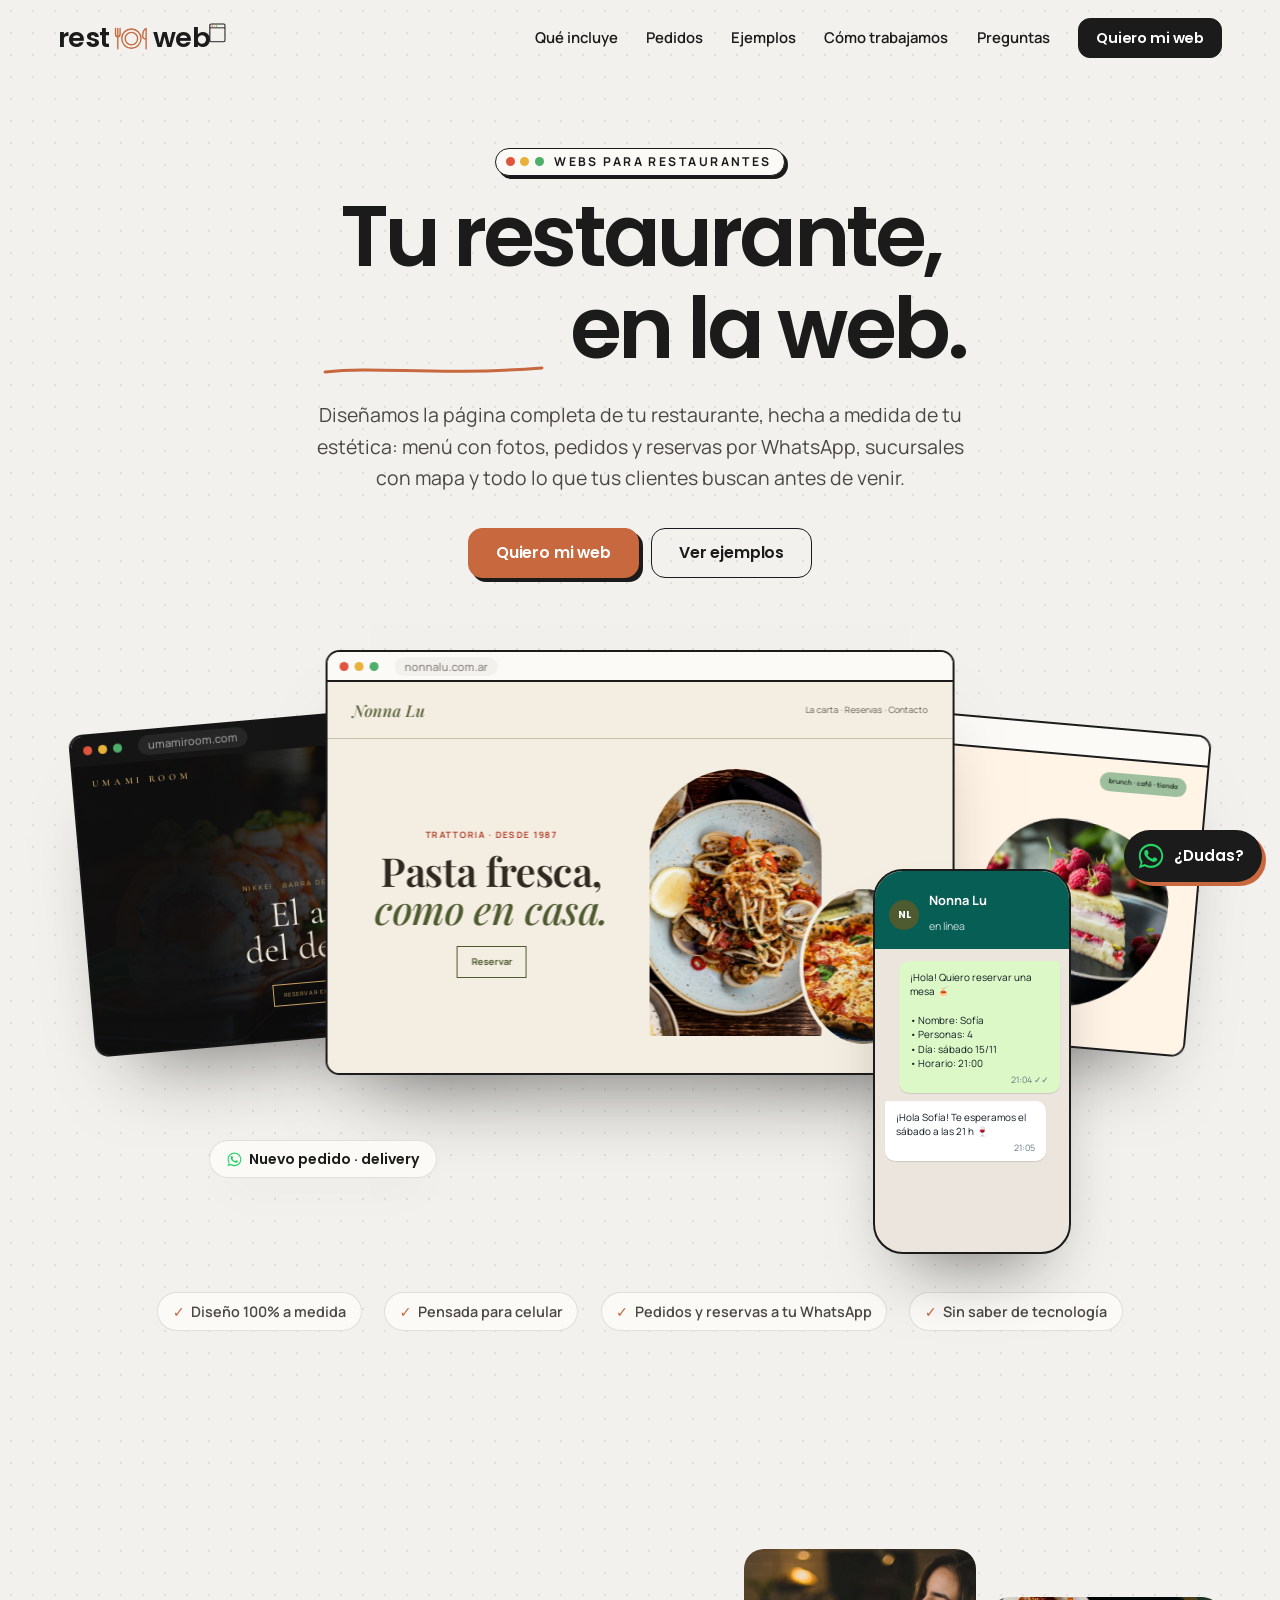
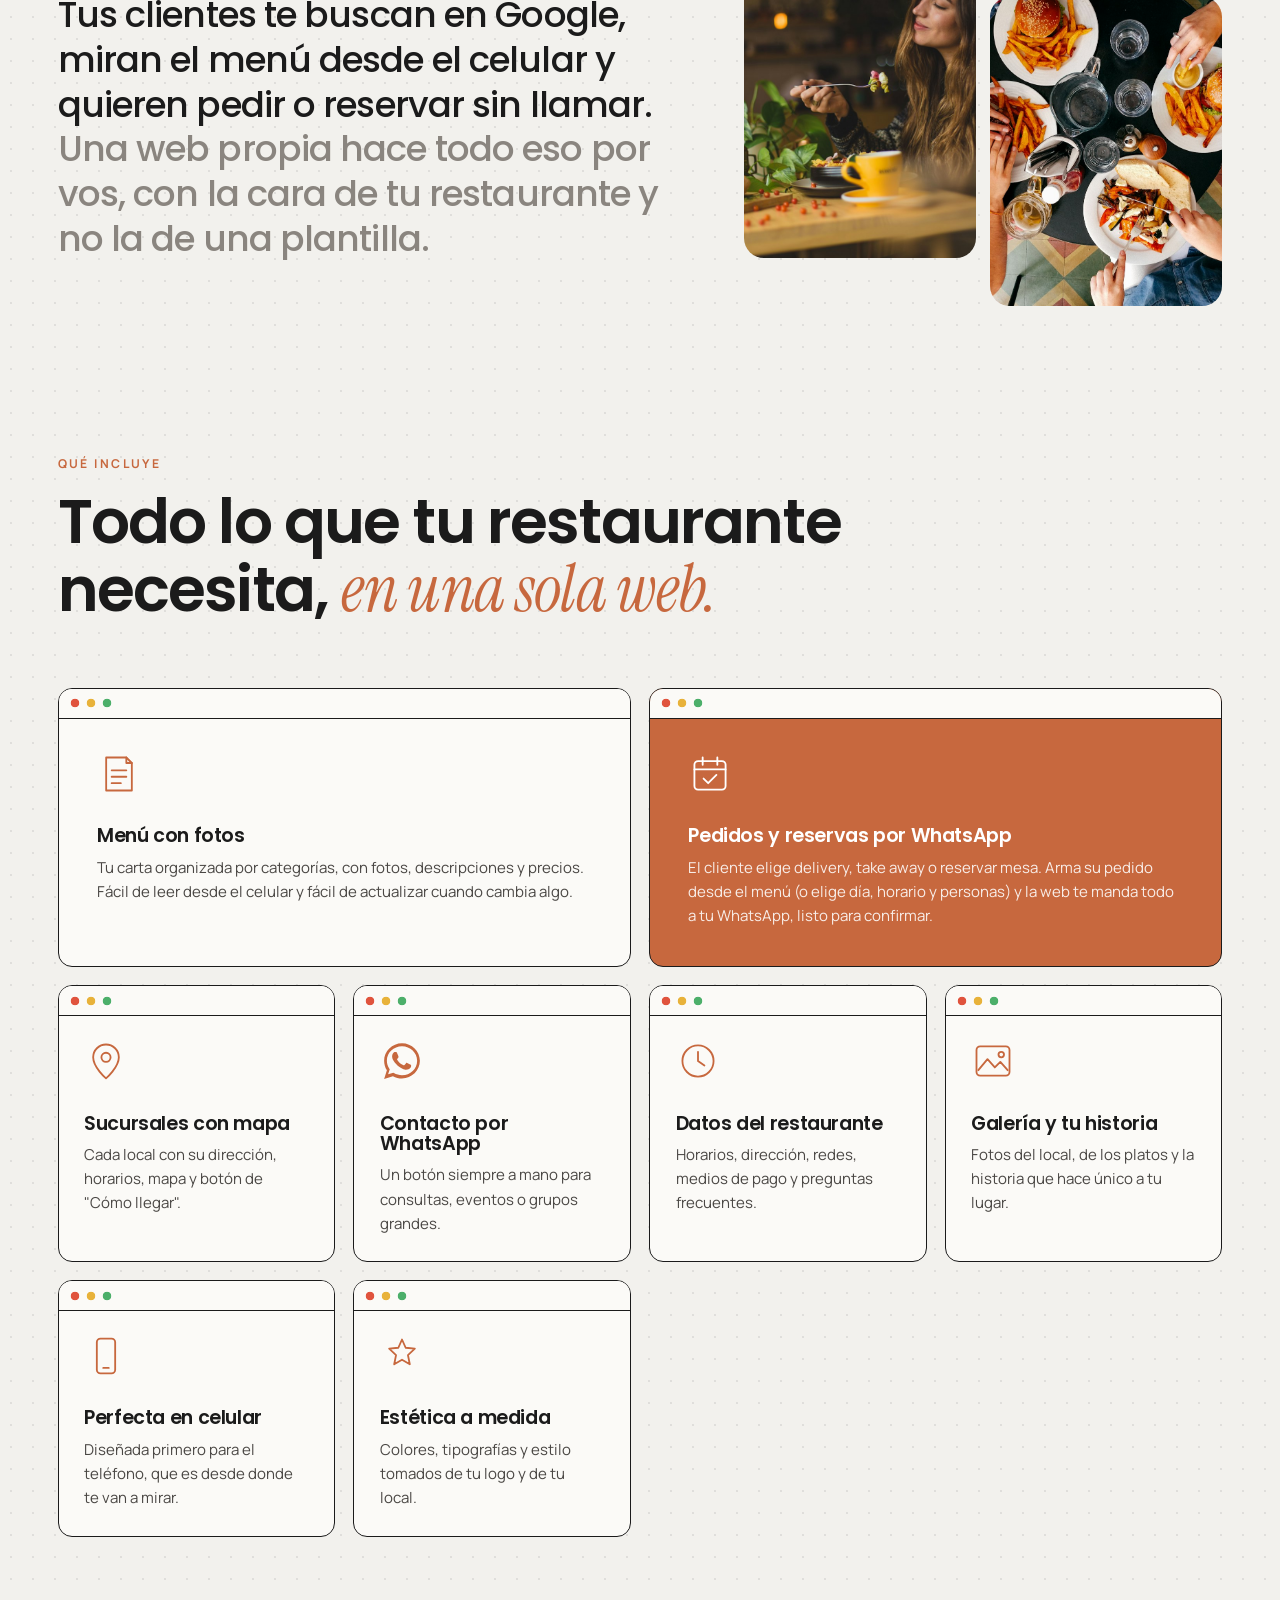
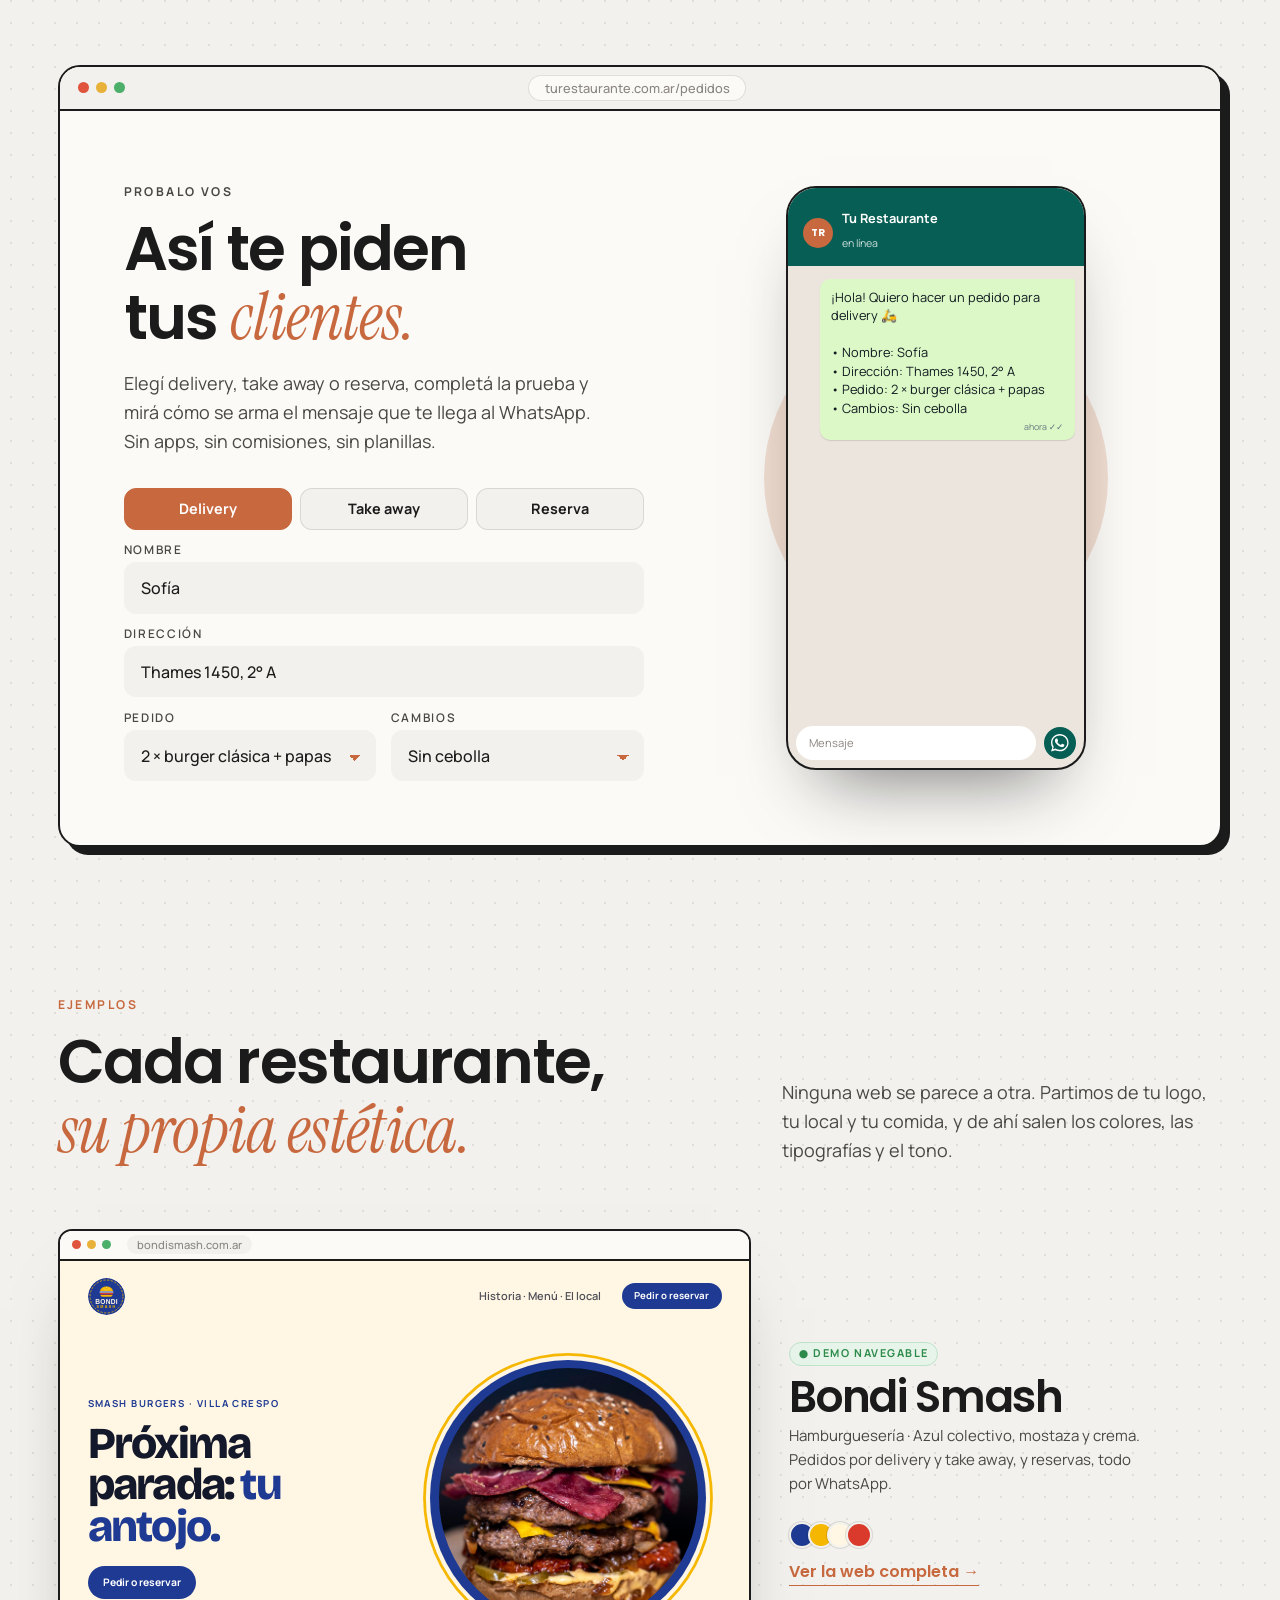
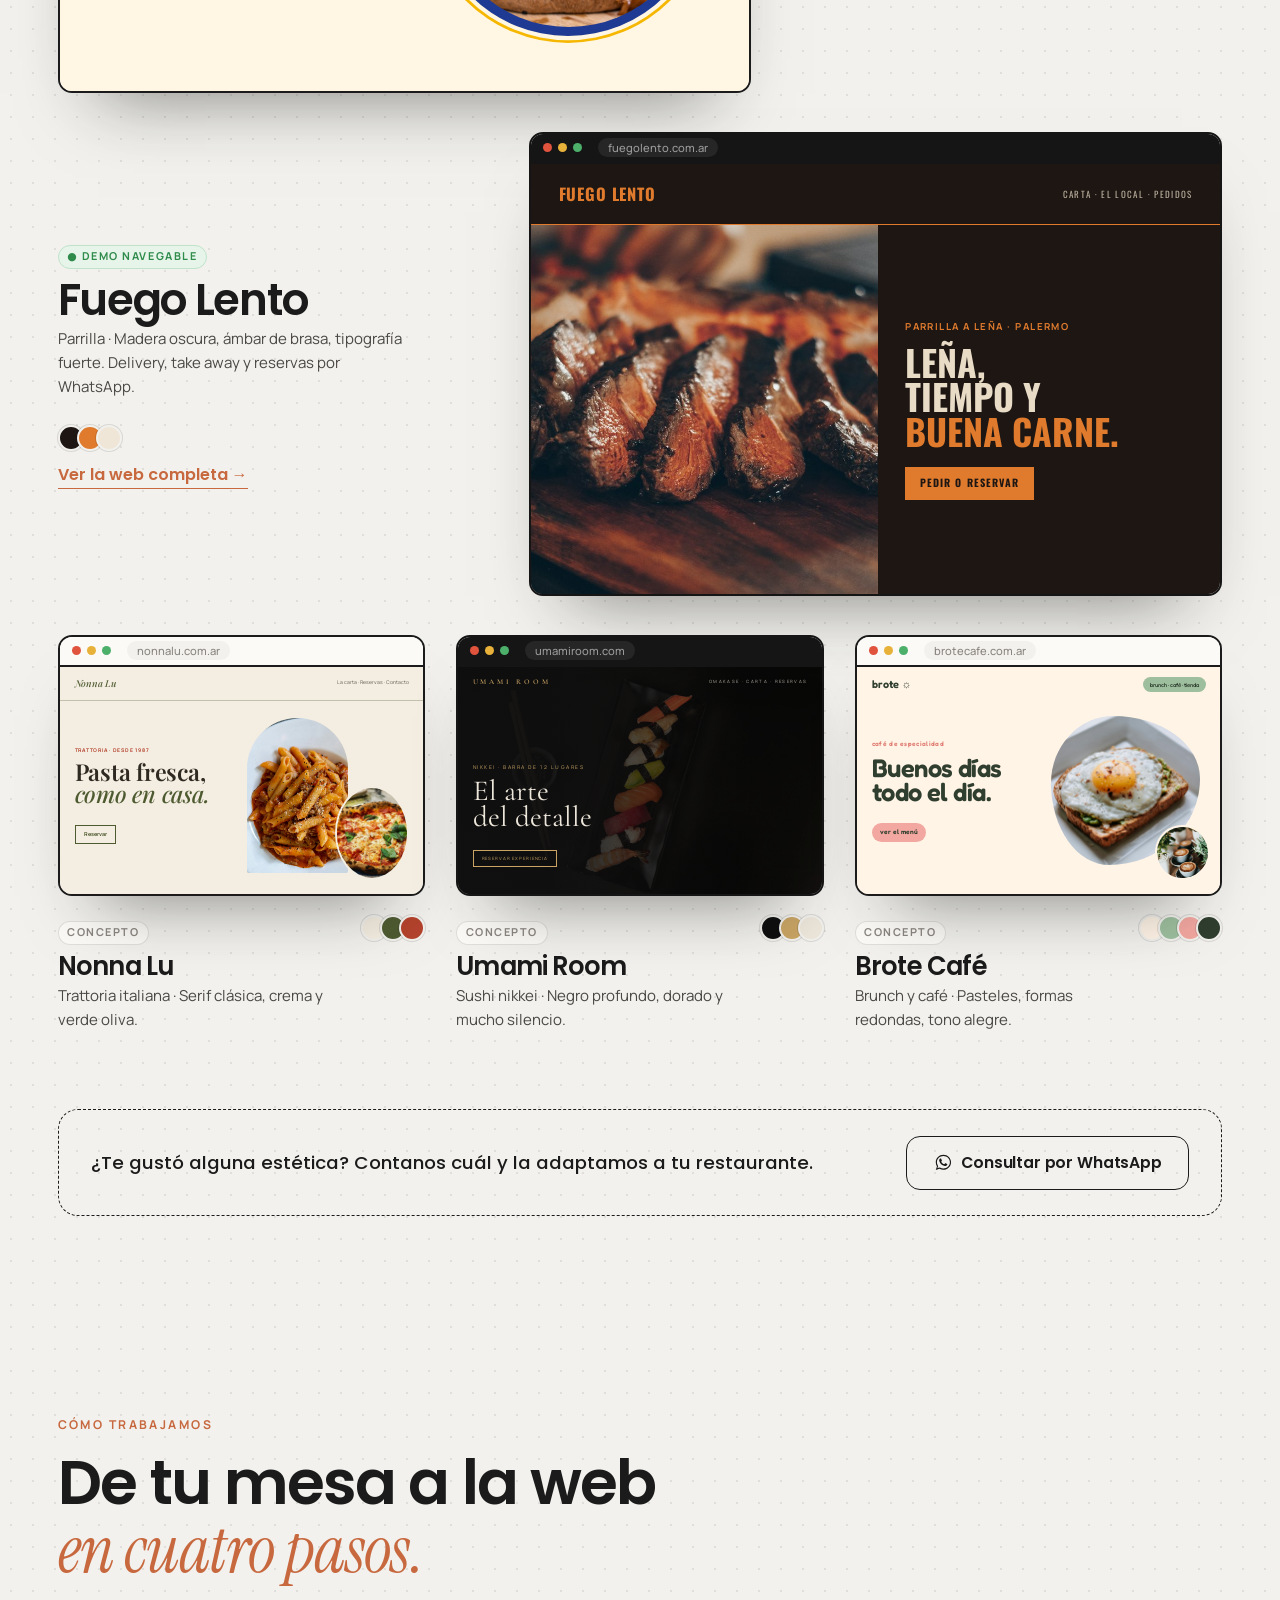
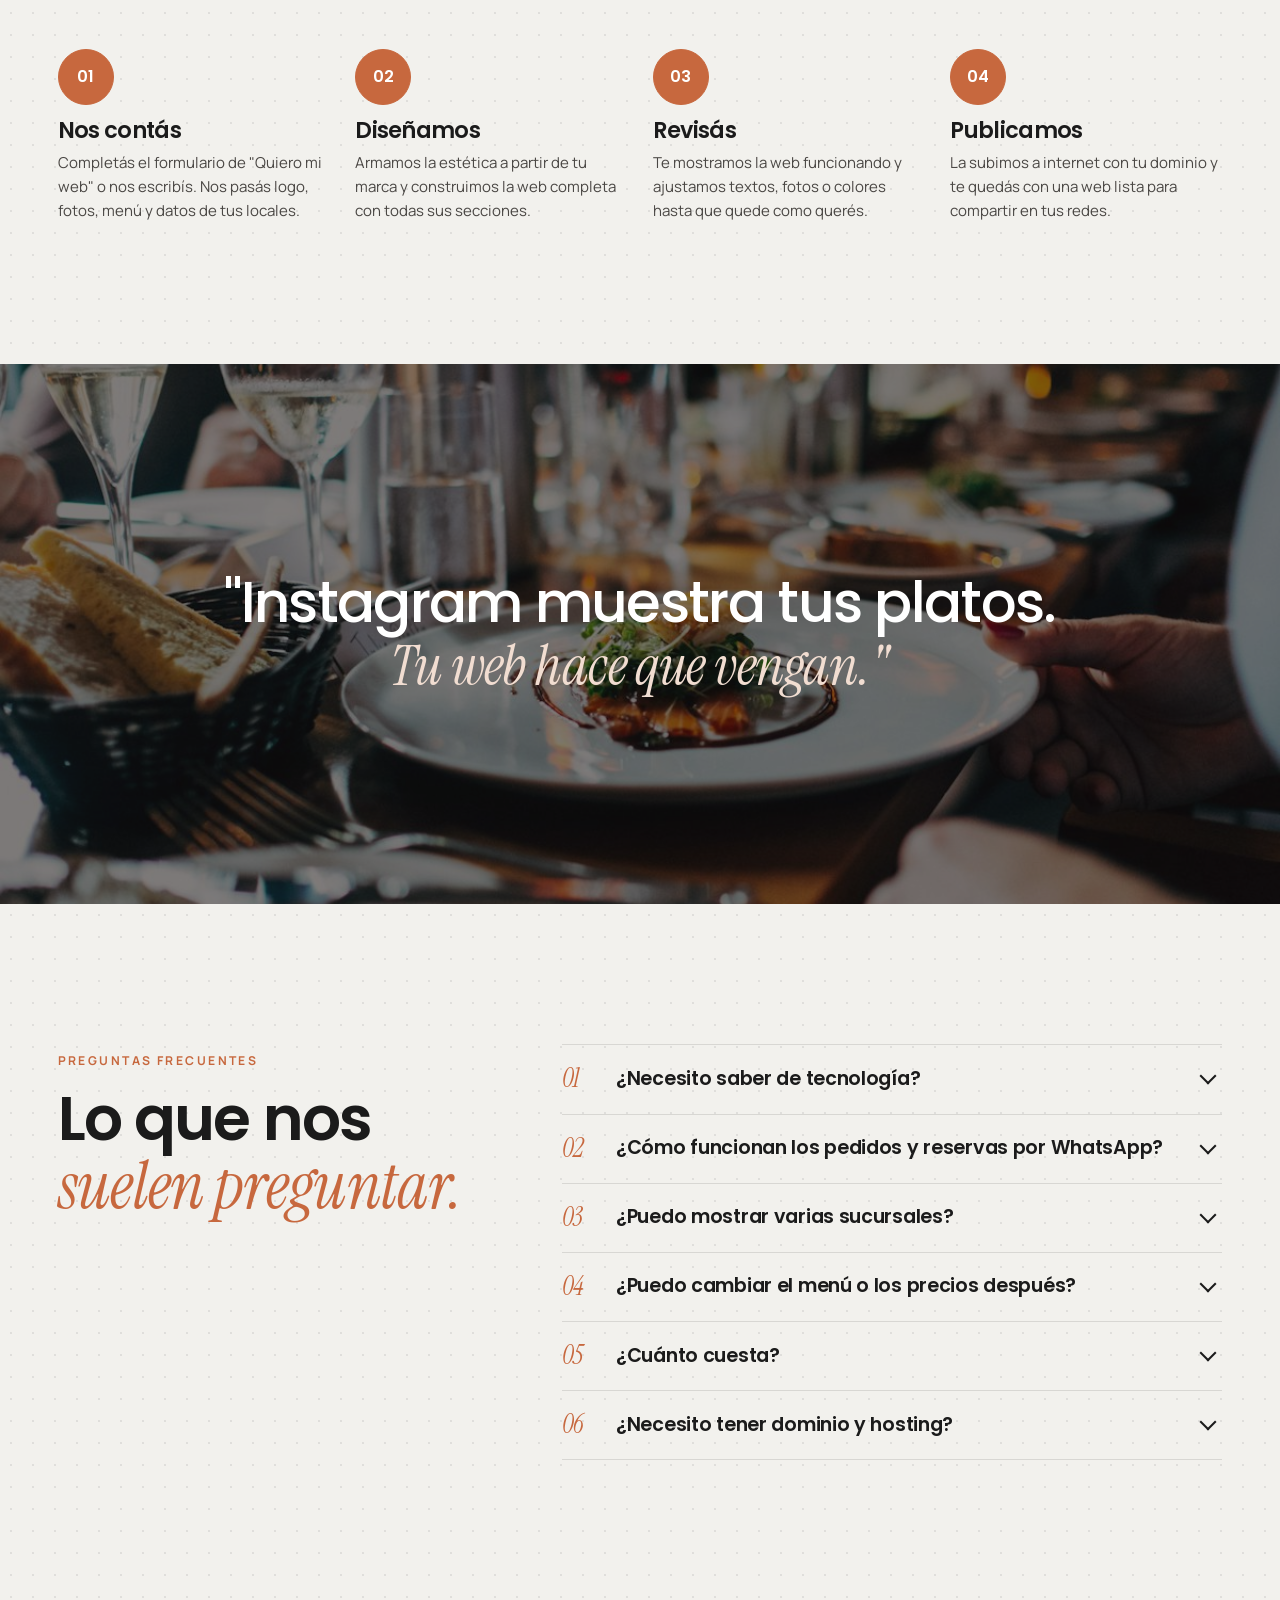
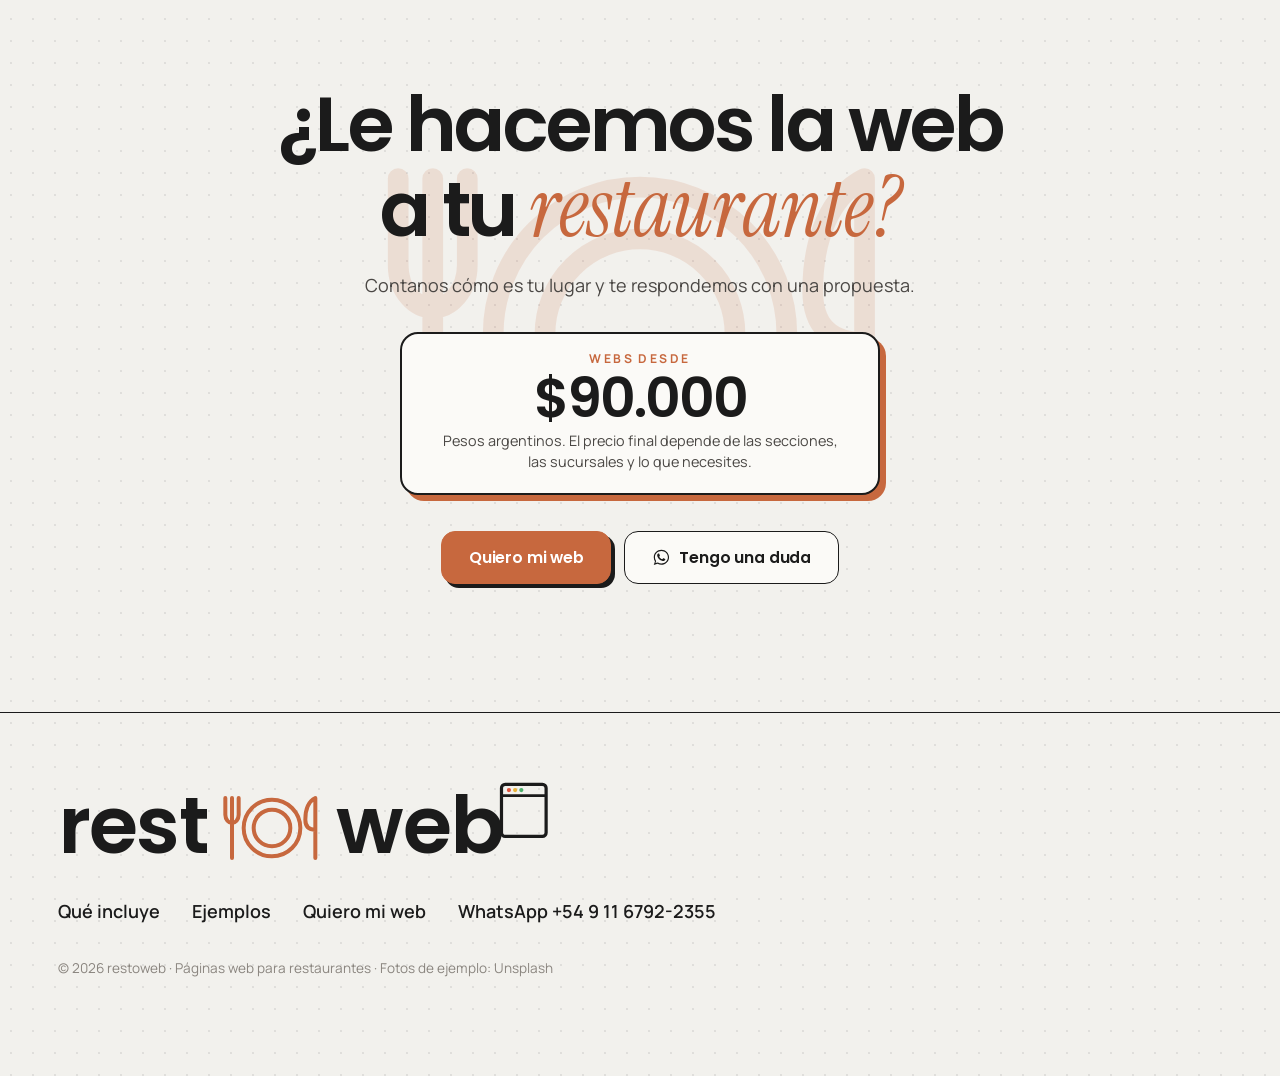
<file: index.html>
<!doctype html>
<html lang="es-AR" class="no-js">
<head>
  <meta charset="utf-8" />
  <meta name="viewport" content="width=device-width, initial-scale=1" />
  <title>restoweb — Páginas web profesionales para restaurantes</title>
  <meta name="description" content="restoweb diseña páginas web completas para restaurantes, a medida de su estética: menú con fotos, pedidos y reservas por WhatsApp (delivery, take away y mesa), sucursales con mapa y contacto directo." />
  <meta name="theme-color" content="#F2F1ED" />
  <meta property="og:title" content="restoweb — Tu restaurante, servido en la web" />
  <meta property="og:description" content="Webs a medida para restaurantes: menú, pedidos y reservas por WhatsApp, sucursales con mapa." />
  <meta property="og:image" content="assets/img/logo-restoweb.png" />
  <link rel="icon" type="image/png" href="assets/img/logo-restoweb.png" />
  <link rel="preconnect" href="https://fonts.googleapis.com" />
  <link rel="preconnect" href="https://fonts.gstatic.com" crossorigin />
  <link href="https://fonts.googleapis.com/css2?family=Poppins:wght@400;500;600;700&family=Instrument+Serif:ital@0;1&family=Manrope:wght@400;500;600;700&family=Playfair+Display:ital,wght@0,600;1,500&family=Cormorant+Garamond:wght@400;600&family=Fredoka:wght@500;600&family=Oswald:wght@500;700&family=Bricolage+Grotesque:opsz,wght@12..96,800&display=swap" rel="stylesheet" />
  <link rel="stylesheet" href="styles.css?v=20261030c" />
  <script defer src="lib/gsap.min.js?v=20261028c"></script>
  <script defer src="lib/ScrollTrigger.min.js?v=20261028c"></script>
  <script defer src="lib/manifest.js?v=20261028c"></script>
  <script defer src="main.js?v=20261029a"></script>
</head>
<body>

  <svg width="0" height="0" style="position:absolute" aria-hidden="true">
    <symbol id="i-wa" viewBox="0 0 32 32">
      <path fill="currentColor" d="M16 3C8.8 3 3 8.7 3 15.8c0 2.5.7 4.9 2 7L3 29l6.4-2c2 1.1 4.3 1.7 6.6 1.7 7.2 0 13-5.7 13-12.8S23.2 3 16 3zm0 23.4c-2.1 0-4.1-.6-5.9-1.6l-.4-.3-3.8 1.2 1.2-3.7-.3-.4c-1.2-1.8-1.8-3.8-1.8-5.9C5 9.9 9.9 5.2 16 5.2s11 4.7 11 10.6-4.9 10.6-11 10.6zm6-7.9c-.3-.2-2-1-2.3-1.1-.3-.1-.5-.2-.8.2-.2.3-.9 1.1-1.1 1.3-.2.2-.4.2-.7.1-.3-.2-1.4-.5-2.7-1.6-1-.9-1.7-2-1.9-2.3-.2-.3 0-.5.1-.7l.5-.6c.2-.2.2-.3.3-.6.1-.2 0-.4 0-.6l-1-2.5c-.3-.7-.6-.6-.8-.6h-.7c-.2 0-.6.1-.9.4-.3.3-1.2 1.2-1.2 2.9s1.2 3.3 1.4 3.6c.2.2 2.4 3.6 5.8 5 .8.4 1.4.6 1.9.7.8.3 1.6.2 2.2.1.7-.1 2-.8 2.3-1.6.3-.8.3-1.5.2-1.6-.1-.2-.3-.3-.6-.4z"/>
    </symbol>
    <symbol id="i-plate" viewBox="0 0 72 44">
      <g fill="none" stroke="currentColor" stroke-width="2.4" stroke-linecap="round" stroke-linejoin="round">
        <path d="M8 4v10c0 3 2 5 4 5s4-2 4-5V4M12 4v36"/>
        <circle cx="36" cy="22" r="17"/>
        <circle cx="36" cy="22" r="11"/>
        <path d="M62 40V4c-4 2-6 7-6 13 0 4 2 6 6 6"/>
      </g>
    </symbol>
    <symbol id="i-win" viewBox="0 0 40 46">
      <rect x="2" y="2" width="36" height="42" rx="3" fill="none" stroke="currentColor" stroke-width="2.6"/>
      <path d="M2 11h36" stroke="currentColor" stroke-width="2.2"/>
      <circle cx="8" cy="6.6" r="1.7" fill="#E0533D"/><circle cx="13" cy="6.6" r="1.7" fill="#E8B23A"/><circle cx="18" cy="6.6" r="1.7" fill="#4CAF6A"/>
    </symbol>
  </svg>

  <!-- Splash -->
  <div class="splash" data-splash aria-hidden="true">
    <span class="logo logo--xl">rest<svg class="logo__plate"><use href="#i-plate"/></svg>web<svg class="logo__win"><use href="#i-win"/></svg></span>
  </div>

  <header class="nav" data-nav>
    <a href="index.html" class="logo" aria-label="restoweb — inicio">rest<svg class="logo__plate" aria-hidden="true"><use href="#i-plate"/></svg>web<svg class="logo__win" aria-hidden="true"><use href="#i-win"/></svg></a>
    <nav class="nav__links" data-menu aria-label="Principal">
      <a href="#incluye">Qué incluye</a>
      <a href="#pedidos">Pedidos</a>
      <a href="#ejemplos">Ejemplos</a>
      <a href="#proceso">Cómo trabajamos</a>
      <a href="#faq">Preguntas</a>
      <a href="quiero-mi-web.html" class="btn btn--ink btn--sm">Quiero mi web</a>
    </nav>
    <button class="nav__burger" data-burger aria-label="Abrir menú" aria-expanded="false"><span></span><span></span></button>
  </header>

  <main>

    <!-- HERO -->
    <section class="hero">
      <div class="hero__copy">
        <p class="eyebrow eyebrow--pill"><span class="dot dot--r"></span><span class="dot dot--y"></span><span class="dot dot--g"></span> Webs para restaurantes</p>
        <h1 class="hero__title">Tu restaurante,<br/><span class="rotator" data-rotate="servido|pedido|reservado|recomendado"><em>servido</em></span> en la web.</h1>
        <p class="hero__lead">Diseñamos la página completa de tu restaurante, hecha a medida de tu estética: menú con fotos, pedidos y reservas por WhatsApp, sucursales con mapa y todo lo que tus clientes buscan antes de venir.</p>
        <div class="hero__ctas">
          <a href="quiero-mi-web.html" class="btn btn--copper magnetic">Quiero mi web</a>
          <a href="#ejemplos" class="btn btn--line">Ver ejemplos</a>
        </div>
      </div>

      <div class="hero__stage" data-stage>
        <div class="fan fan--l" data-depth="0.35">
          <div class="browser browser--dark">
            <div class="browser__bar"><i></i><i></i><i></i><span>umamiroom.com</span></div>
            <div class="browser__screen">
              <div class="mock mock--umami">
                <img class="m-bg" src="assets/img/umami-2.jpg" alt="" />
                <div class="m-nav"><b>UMAMI ROOM</b><span>OMAKASE · CARTA · RESERVAS</span></div>
                <div class="m-copy"><small>Nikkei · Barra de 12 lugares</small><h4>El arte<br/>del detalle</h4><span class="m-btn">Reservar experiencia</span></div>
              </div>
            </div>
          </div>
        </div>
        <div class="fan fan--r" data-depth="0.35">
          <div class="browser">
            <div class="browser__bar"><i></i><i></i><i></i><span>brotecafe.com.ar</span></div>
            <div class="browser__screen">
              <div class="mock mock--brote">
                <div class="m-nav"><b>brote ☼</b><span>brunch · café · tienda</span></div>
                <div class="m-hero">
                  <div class="m-copy"><small>café de especialidad</small><h4>Buenos días<br/>todo el día.</h4><span class="m-btn">ver el menú</span></div>
                  <div class="m-blob"><img src="assets/img/brote-3.jpg" alt="" /></div>
                </div>
              </div>
            </div>
          </div>
        </div>
        <div class="fan fan--c" data-depth="0.7">
          <div class="browser">
            <div class="browser__bar"><i></i><i></i><i></i><span>nonnalu.com.ar</span></div>
            <div class="browser__screen">
              <div class="mock mock--nonna">
                <div class="m-nav"><b>Nonna Lu</b><span>La carta · Reservas · Contacto</span></div>
                <div class="m-hero">
                  <div class="m-copy"><small>Trattoria · desde 1987</small><h4>Pasta fresca,<br/><em>como en casa.</em></h4><span class="m-btn">Reservar</span></div>
                  <div class="m-pics"><img src="assets/img/nonna-3.jpg" alt="" /><img src="assets/img/nonna-2.jpg" alt="" /></div>
                </div>
              </div>
            </div>
          </div>
        </div>

        <div class="phone phone--hero" data-depth="1.1">
          <div class="phone__top"><span class="phone__avatar phone__avatar--olive">NL</span><div><b>Nonna Lu</b><small>en línea</small></div></div>
          <div class="phone__chat">
            <div class="bubble bubble--out">
              <p>¡Hola! Quiero reservar una mesa 🍝<br/><br/>• Nombre: Sofía<br/>• Personas: 4<br/>• Día: sábado 15/11<br/>• Horario: 21:00</p>
              <span class="bubble__time">21:04 ✓✓</span>
            </div>
            <div class="bubble bubble--in">
              <p>¡Hola Sofía! Te esperamos el sábado a las 21 h 🍷</p>
              <span class="bubble__time">21:05</span>
            </div>
          </div>
        </div>

        <div class="chip chip--float" data-depth="1.4"><svg class="ico"><use href="#i-wa"/></svg> Nuevo pedido · delivery</div>
      </div>

      <ul class="hero__ticks">
        <li>Diseño 100% a medida</li>
        <li>Pensada para celular</li>
        <li>Pedidos y reservas a tu WhatsApp</li>
        <li>Sin saber de tecnología</li>
      </ul>
    </section>

    <!-- INTRO -->
    <section class="intro">
      <p class="intro__text reveal">Tus clientes te buscan en Google, miran el menú desde el celular y quieren pedir o reservar sin llamar. <span>Una web propia hace todo eso por vos, con la cara de tu restaurante y no la de una plantilla.</span></p>
      <div class="intro__photos">
        <figure class="reveal"><img src="assets/img/rw-guest.jpg" alt="Clienta disfrutando en un restaurante" loading="lazy" width="1200" height="800" /></figure>
        <figure class="reveal"><img src="assets/img/rw-sharing.jpg" alt="Mesa compartida con platos variados" loading="lazy" width="1200" height="800" /></figure>
      </div>
    </section>

    <!-- QUÉ INCLUYE -->
    <section class="features" id="incluye">
      <div class="section-head">
        <p class="eyebrow">Qué incluye</p>
        <h2 class="h2 reveal">Todo lo que tu restaurante<br/>necesita, <em>en una sola web.</em></h2>
      </div>
      <div class="features__grid">
        <article class="feat feat--big reveal">
          <svg class="feat__ico" viewBox="0 0 48 48" aria-hidden="true"><g fill="none" stroke="currentColor" stroke-width="2" stroke-linecap="round" stroke-linejoin="round"><path d="M10 6h22l6 6v30H10z"/><path d="M32 6v6h6M16 20h16M16 27h16M16 34h10"/></g></svg>
          <h3>Menú con fotos</h3>
          <p>Tu carta organizada por categorías, con fotos, descripciones y precios. Fácil de leer desde el celular y fácil de actualizar cuando cambia algo.</p>
        </article>
        <article class="feat feat--big feat--copper reveal">
          <svg class="feat__ico" viewBox="0 0 48 48" aria-hidden="true"><g fill="none" stroke="currentColor" stroke-width="2" stroke-linecap="round" stroke-linejoin="round"><rect x="7" y="10" width="34" height="31" rx="4"/><path d="M7 19h34M16 6v8M32 6v8M17 29l5 5 9-9"/></g></svg>
          <h3>Pedidos y reservas por WhatsApp</h3>
          <p>El cliente elige delivery, take away o reservar mesa. Arma su pedido desde el menú (o elige día, horario y personas) y la web te manda todo a tu WhatsApp, listo para confirmar.</p>
        </article>
        <article class="feat reveal">
          <svg class="feat__ico" viewBox="0 0 48 48" aria-hidden="true"><g fill="none" stroke="currentColor" stroke-width="2" stroke-linecap="round" stroke-linejoin="round"><path d="M24 43s14-12 14-23a14 14 0 0 0-28 0c0 11 14 23 14 23z"/><circle cx="24" cy="20" r="5"/></g></svg>
          <h3>Sucursales con mapa</h3>
          <p>Cada local con su dirección, horarios, mapa y botón de "Cómo llegar".</p>
        </article>
        <article class="feat reveal">
          <svg class="feat__ico" viewBox="0 0 48 48" aria-hidden="true"><use href="#i-wa"/></svg>
          <h3>Contacto por WhatsApp</h3>
          <p>Un botón siempre a mano para consultas, eventos o grupos grandes.</p>
        </article>
        <article class="feat reveal">
          <svg class="feat__ico" viewBox="0 0 48 48" aria-hidden="true"><g fill="none" stroke="currentColor" stroke-width="2" stroke-linecap="round" stroke-linejoin="round"><circle cx="24" cy="24" r="17"/><path d="M24 14v10l7 5"/></g></svg>
          <h3>Datos del restaurante</h3>
          <p>Horarios, dirección, redes, medios de pago y preguntas frecuentes.</p>
        </article>
        <article class="feat reveal">
          <svg class="feat__ico" viewBox="0 0 48 48" aria-hidden="true"><g fill="none" stroke="currentColor" stroke-width="2" stroke-linecap="round" stroke-linejoin="round"><path d="M8 34l10-12 8 9 6-6 8 9"/><rect x="6" y="8" width="36" height="32" rx="4"/><circle cx="33" cy="17" r="3"/></g></svg>
          <h3>Galería y tu historia</h3>
          <p>Fotos del local, de los platos y la historia que hace único a tu lugar.</p>
        </article>
        <article class="feat reveal">
          <svg class="feat__ico" viewBox="0 0 48 48" aria-hidden="true"><g fill="none" stroke="currentColor" stroke-width="2" stroke-linecap="round" stroke-linejoin="round"><rect x="14" y="5" width="20" height="38" rx="4"/><path d="M21 37h6"/></g></svg>
          <h3>Perfecta en celular</h3>
          <p>Diseñada primero para el teléfono, que es desde donde te van a mirar.</p>
        </article>
        <article class="feat reveal">
          <svg class="feat__ico" viewBox="0 0 48 48" aria-hidden="true"><g fill="none" stroke="currentColor" stroke-width="2" stroke-linecap="round" stroke-linejoin="round"><path d="M24 6l4 9 10 1-7.5 7 2 10L24 28l-8.5 5 2-10L10 16l10-1z"/></g></svg>
          <h3>Estética a medida</h3>
          <p>Colores, tipografías y estilo tomados de tu logo y de tu local.</p>
        </article>
      </div>
    </section>

    <!-- PEDIDOS Y RESERVAS DEMO -->
    <section class="demo" id="pedidos">
      <div class="demo__bar"><i></i><i></i><i></i><span>turestaurante.com.ar/pedidos</span></div>
      <div class="demo__inner">
        <div class="demo__copy">
          <p class="eyebrow">Probalo vos</p>
          <h2 class="h2">Así te piden<br/>tus <em>clientes.</em></h2>
          <p>Elegí delivery, take away o reserva, completá la prueba y mirá cómo se arma el mensaje que te llega al WhatsApp. Sin apps, sin comisiones, sin planillas.</p>
        <form class="demo__form" data-demo onsubmit="return false">
          <div class="demo__modes" role="radiogroup" aria-label="Tipo de pedido">
            <label><input type="radio" name="mode" value="delivery" checked /><span>Delivery</span></label>
            <label><input type="radio" name="mode" value="takeaway" /><span>Take away</span></label>
            <label><input type="radio" name="mode" value="reserva" /><span>Reserva</span></label>
          </div>
          <label>Nombre<input type="text" name="name" value="Sofía" maxlength="24" /></label>
          <label data-show="delivery">Dirección<input type="text" name="address" value="Thames 1450, 2° A" maxlength="40" /></label>
          <div class="demo__row" data-show="delivery takeaway">
            <label>Pedido
              <select name="order"><option>2 × burger clásica + papas</option><option>1 × burger doble + papas</option><option>3 × burger clásica + 2 gaseosas</option></select>
            </label>
            <label>Cambios
              <select name="changes"><option value="">Ninguno</option><option selected>Sin cebolla</option><option>Sin pepinos</option><option>Papas sin sal</option></select>
            </label>
          </div>
          <label data-show="takeaway">Retiro
            <select name="pickup"><option>Lo antes posible</option><option>En 30 minutos</option><option>En 1 hora</option></select>
          </label>
          <div class="demo__row" data-show="reserva">
            <label>Personas
              <select name="people"><option>2</option><option selected>4</option><option>6</option><option>8+</option></select>
            </label>
            <label>Día
              <select name="day"><option>viernes</option><option selected>sábado</option><option>domingo</option></select>
            </label>
          </div>
          <div class="demo__row" data-show="reserva">
            <label>Horario
              <select name="time"><option>20:00</option><option selected>21:00</option><option>22:00</option></select>
            </label>
            <label>Ocasión
              <select name="occasion"><option value="">Ninguna</option><option selected>Cumpleaños</option><option>Aniversario</option><option>Reunión de trabajo</option></select>
            </label>
          </div>
        </form>
        </div>
        <div class="demo__phone">
        <div class="phone phone--demo">
          <div class="phone__top"><span class="phone__avatar phone__avatar--copper">TR</span><div><b>Tu Restaurante</b><small>en línea</small></div></div>
          <div class="phone__chat">
            <div class="bubble bubble--out bubble--live">
              <p data-demo-out>¡Hola! Quiero hacer un pedido para delivery 🛵<br/><br/>• Nombre: Sofía<br/>• Dirección: Thames 1450, 2° A<br/>• Pedido: 2 × burger clásica + papas<br/>• Cambios: Sin cebolla</p>
              <span class="bubble__time">ahora ✓✓</span>
            </div>
          </div>
          <div class="phone__input"><span>Mensaje</span><i><svg class="ico"><use href="#i-wa"/></svg></i></div>
        </div>
      </div>
      </div>
    </section>

    <!-- EJEMPLOS -->
    <section class="work" id="ejemplos">
      <div class="section-head section-head--row">
        <div>
          <p class="eyebrow">Ejemplos</p>
          <h2 class="h2 reveal">Cada restaurante,<br/><em>su propia estética.</em></h2>
        </div>
        <p class="section-head__aside reveal">Ninguna web se parece a otra. Partimos de tu logo, tu local y tu comida, y de ahí salen los colores, las tipografías y el tono.</p>
      </div>

      <div class="work__grid">
        <!-- Bondi Smash (marca ficticia) -->
        <article class="case case--wide reveal">
          <a class="browser" href="demos/bondi-smash/index.html" target="_blank" rel="noopener" aria-label="Abrir la demo de Bondi Smash">
            <div class="browser__bar"><i></i><i></i><i></i><span>bondismash.com.ar</span></div>
            <div class="browser__screen">
              <div class="mock mock--bondi">
                <div class="m-nav"><img src="assets/img/bondi-logo.svg" alt="" /><span>Historia · Menú · El local</span><b>Pedir o reservar</b></div>
                <div class="m-hero">
                  <div class="m-copy"><small>Smash burgers · Villa Crespo</small><h4>Próxima parada: <em>tu antojo.</em></h4><span class="m-btn">Pedir o reservar</span></div>
                  <div class="m-disc"><img src="assets/img/bondi-1.jpg" alt="" loading="lazy" /></div>
                </div>
              </div>
            </div>
          </a>
          <div class="case__info">
            <div>
              <span class="badge badge--live">● Demo navegable</span>
              <h3>Bondi Smash</h3>
              <p>Hamburguesería · Azul colectivo, mostaza y crema. Pedidos por delivery y take away, y reservas, todo por WhatsApp.</p>
            </div>
            <div class="case__side">
              <span class="swatches"><i style="background:#1F3A93"></i><i style="background:#F5B700"></i><i style="background:#FFF6E3"></i><i style="background:#D93A2B"></i></span>
              <a class="link-arrow" href="demos/bondi-smash/index.html" target="_blank" rel="noopener">Ver la web completa →</a>
            </div>
          </div>
        </article>

        <!-- Fuego Lento (marca ficticia) -->
        <article class="case case--wide case--flip reveal">
          <a class="browser browser--dark" href="demos/fuego-lento/index.html" target="_blank" rel="noopener" aria-label="Abrir la demo de Fuego Lento">
            <div class="browser__bar"><i></i><i></i><i></i><span>fuegolento.com.ar</span></div>
            <div class="browser__screen">
              <div class="mock mock--fuego">
                <div class="m-nav"><b>FUEGO LENTO</b><span>CARTA · EL LOCAL · PEDIDOS</span></div>
                <div class="m-hero">
                  <div class="m-img"><img src="assets/img/fuego-1.jpg" alt="" loading="lazy" /></div>
                  <div class="m-copy"><small>Parrilla a leña · Palermo</small><h4>Leña,<br/>tiempo y<br/><em>buena carne.</em></h4><span class="m-btn">Pedir o reservar</span></div>
                </div>
              </div>
            </div>
          </a>
          <div class="case__info">
            <div>
              <span class="badge badge--live">● Demo navegable</span>
              <h3>Fuego Lento</h3>
              <p>Parrilla · Madera oscura, ámbar de brasa, tipografía fuerte. Delivery, take away y reservas por WhatsApp.</p>
            </div>
            <div class="case__side">
              <span class="swatches"><i style="background:#1D1612"></i><i style="background:#E07B2E"></i><i style="background:#EFE6D8"></i></span>
              <a class="link-arrow" href="demos/fuego-lento/index.html" target="_blank" rel="noopener">Ver la web completa →</a>
            </div>
          </div>
        </article>

        <!-- Nonna Lu -->
        <article class="case reveal">
          <div class="browser">
            <div class="browser__bar"><i></i><i></i><i></i><span>nonnalu.com.ar</span></div>
            <div class="browser__screen">
              <div class="mock mock--nonna">
                <div class="m-nav"><b>Nonna Lu</b><span>La carta · Reservas · Contacto</span></div>
                <div class="m-hero">
                  <div class="m-copy"><small>Trattoria · desde 1987</small><h4>Pasta fresca,<br/><em>como en casa.</em></h4><span class="m-btn">Reservar</span></div>
                  <div class="m-pics"><img src="assets/img/nonna-1.jpg" alt="" loading="lazy" /><img src="assets/img/nonna-2.jpg" alt="" loading="lazy" /></div>
                </div>
              </div>
            </div>
          </div>
          <div class="case__info">
            <div><span class="badge">Concepto</span><h3>Nonna Lu</h3><p>Trattoria italiana · Serif clásica, crema y verde oliva.</p></div>
            <span class="swatches"><i style="background:#F4EDE1"></i><i style="background:#4E5B31"></i><i style="background:#B4432D"></i></span>
          </div>
        </article>

        <!-- Umami Room -->
        <article class="case reveal">
          <div class="browser browser--dark">
            <div class="browser__bar"><i></i><i></i><i></i><span>umamiroom.com</span></div>
            <div class="browser__screen">
              <div class="mock mock--umami">
                <img class="m-bg" src="assets/img/umami-1.jpg" alt="" loading="lazy" />
                <div class="m-nav"><b>UMAMI ROOM</b><span>OMAKASE · CARTA · RESERVAS</span></div>
                <div class="m-copy"><small>Nikkei · Barra de 12 lugares</small><h4>El arte<br/>del detalle</h4><span class="m-btn">Reservar experiencia</span></div>
              </div>
            </div>
          </div>
          <div class="case__info">
            <div><span class="badge">Concepto</span><h3>Umami Room</h3><p>Sushi nikkei · Negro profundo, dorado y mucho silencio.</p></div>
            <span class="swatches"><i style="background:#0E0E0E"></i><i style="background:#C9A464"></i><i style="background:#EDE6DA"></i></span>
          </div>
        </article>

        <!-- Brote -->
        <article class="case reveal">
          <div class="browser">
            <div class="browser__bar"><i></i><i></i><i></i><span>brotecafe.com.ar</span></div>
            <div class="browser__screen">
              <div class="mock mock--brote">
                <div class="m-nav"><b>brote ☼</b><span>brunch · café · tienda</span></div>
                <div class="m-hero">
                  <div class="m-copy"><small>café de especialidad</small><h4>Buenos días<br/>todo el día.</h4><span class="m-btn">ver el menú</span></div>
                  <div class="m-blob"><img src="assets/img/brote-2.jpg" alt="" loading="lazy" /></div>
                  <div class="m-sticker"><img src="assets/img/brote-1.jpg" alt="" loading="lazy" /></div>
                </div>
              </div>
            </div>
          </div>
          <div class="case__info">
            <div><span class="badge">Concepto</span><h3>Brote Café</h3><p>Brunch y café · Pasteles, formas redondas, tono alegre.</p></div>
            <span class="swatches"><i style="background:#FFF4E6"></i><i style="background:#9DBF9E"></i><i style="background:#F2A7A0"></i><i style="background:#2F3E2E"></i></span>
          </div>
        </article>
      </div>

      <div class="work__cta reveal">
        <p>¿Te gustó alguna estética? Contanos cuál y la adaptamos a tu restaurante.</p>
        <a class="btn btn--line" data-wa="example" href="https://wa.me/5491167922355" target="_blank" rel="noopener"><svg class="ico"><use href="#i-wa"/></svg> Consultar por WhatsApp</a>
      </div>
    </section>

    <!-- PROCESO -->
    <section class="process" id="proceso">
      <div class="section-head">
        <p class="eyebrow">Cómo trabajamos</p>
        <h2 class="h2 reveal">De tu mesa a la web<br/><em>en cuatro pasos.</em></h2>
      </div>
      <ol class="steps" data-steps>
        <li class="step reveal">
          <span class="step__n">01</span>
          <h3>Nos contás</h3>
          <p>Completás el formulario de "Quiero mi web" o nos escribís. Nos pasás logo, fotos, menú y datos de tus locales.</p>
        </li>
        <li class="step reveal">
          <span class="step__n">02</span>
          <h3>Diseñamos</h3>
          <p>Armamos la estética a partir de tu marca y construimos la web completa con todas sus secciones.</p>
        </li>
        <li class="step reveal">
          <span class="step__n">03</span>
          <h3>Revisás</h3>
          <p>Te mostramos la web funcionando y ajustamos textos, fotos o colores hasta que quede como querés.</p>
        </li>
        <li class="step reveal">
          <span class="step__n">04</span>
          <h3>Publicamos</h3>
          <p>La subimos a internet con tu dominio y te quedás con una web lista para compartir en tus redes.</p>
        </li>
      </ol>
    </section>

    <!-- QUOTE / BAND -->
    <section class="band">
      <img src="assets/img/rw-dining.jpg" alt="" loading="lazy" width="1200" height="800" data-parallax="-0.08" />
      <div class="band__copy">
        <p class="band__quote reveal">"Instagram muestra tus platos.<br/><em>Tu web hace que vengan."</em></p>
      </div>
    </section>

    <!-- FAQ -->
    <section class="faq" id="faq">
      <div class="section-head">
        <p class="eyebrow">Preguntas frecuentes</p>
        <h2 class="h2 reveal">Lo que nos<br/><em>suelen preguntar.</em></h2>
      </div>
      <div class="faq__list">
        <details>
          <summary>¿Necesito saber de tecnología?</summary>
          <p>No. Nosotros nos encargamos de todo: diseño, armado y publicación. Vos solo nos pasás la información de tu restaurante.</p>
        </details>
        <details>
          <summary>¿Cómo funcionan los pedidos y reservas por WhatsApp?</summary>
          <p>El cliente elige cómo lo quiere: delivery (pone su dirección y arma el pedido desde el menú), take away (arma el pedido y elige cuándo pasa a buscarlo) o reserva (día, horario y cantidad de personas). En todos los casos puede aclarar cambios, como "sin cebolla". Al enviarlo se abre WhatsApp con el mensaje armado hacia tu número, y vos confirmás desde ahí.</p>
        </details>
        <details>
          <summary>¿Puedo mostrar varias sucursales?</summary>
          <p>Sí. Cada sucursal puede tener su dirección, horarios, mapa, botón para llegar y, si querés, su propio WhatsApp de pedidos y reservas.</p>
        </details>
        <details>
          <summary>¿Puedo cambiar el menú o los precios después?</summary>
          <p>Sí. Escribinos con los cambios y los actualizamos.</p>
        </details>
        <details>
          <summary>¿Cuánto cuesta?</summary>
          <p>Las webs arrancan desde <strong>$90.000</strong> (pesos argentinos). El precio final depende de varios factores: cuántas secciones necesitás, si tenés una o varias sucursales, si sumás pedidos y reservas por WhatsApp y qué tan grande es tu carta. Completá "Quiero mi web" o escribinos por WhatsApp y te pasamos un presupuesto a medida.</p>
        </details>
        <details>
          <summary>¿Necesito tener dominio y hosting?</summary>
          <p>No hace falta que los tengas. Te asesoramos para conseguirlos y dejamos todo publicado.</p>
        </details>
      </div>
    </section>

    <!-- CTA -->
    <section class="cta">
      <svg class="cta__plate" aria-hidden="true"><use href="#i-plate"/></svg>
      <h2 class="cta__title reveal">¿Le hacemos la web<br/>a tu <em>restaurante?</em></h2>
      <p class="reveal">Contanos cómo es tu lugar y te respondemos con una propuesta.</p>
      <div class="price-tag reveal">
        <span class="price-tag__from">Webs desde</span>
        <strong class="price-tag__amount">$90.000</strong>
        <span class="price-tag__note">Pesos argentinos. El precio final depende de las secciones, las sucursales y lo que necesites.</span>
      </div>
      <div class="cta__btns reveal">
        <a href="quiero-mi-web.html" class="btn btn--copper magnetic">Quiero mi web</a>
        <a class="btn btn--light" data-wa="question" href="https://wa.me/5491167922355" target="_blank" rel="noopener"><svg class="ico"><use href="#i-wa"/></svg> Tengo una duda</a>
      </div>
    </section>

  </main>

  <footer class="foot">
    <a href="index.html" class="logo logo--lg" aria-label="restoweb">rest<svg class="logo__plate" aria-hidden="true"><use href="#i-plate"/></svg>web<svg class="logo__win" aria-hidden="true"><use href="#i-win"/></svg></a>
    <nav aria-label="Pie de página">
      <a href="#incluye">Qué incluye</a>
      <a href="#ejemplos">Ejemplos</a>
      <a href="quiero-mi-web.html">Quiero mi web</a>
      <a href="https://wa.me/5491167922355" target="_blank" rel="noopener">WhatsApp +54 9 11 6792-2355</a>
    </nav>
    <p class="foot__small">© <span data-year>2026</span> restoweb · Páginas web para restaurantes · Fotos de ejemplo: Unsplash</p>
  </footer>

  <a class="wa-float" data-wa="question" href="https://wa.me/5491167922355" target="_blank" rel="noopener" aria-label="Escribinos por WhatsApp">
    <svg aria-hidden="true"><use href="#i-wa"/></svg><span>¿Dudas?</span>
  </a>

</body>
</html>
</file>
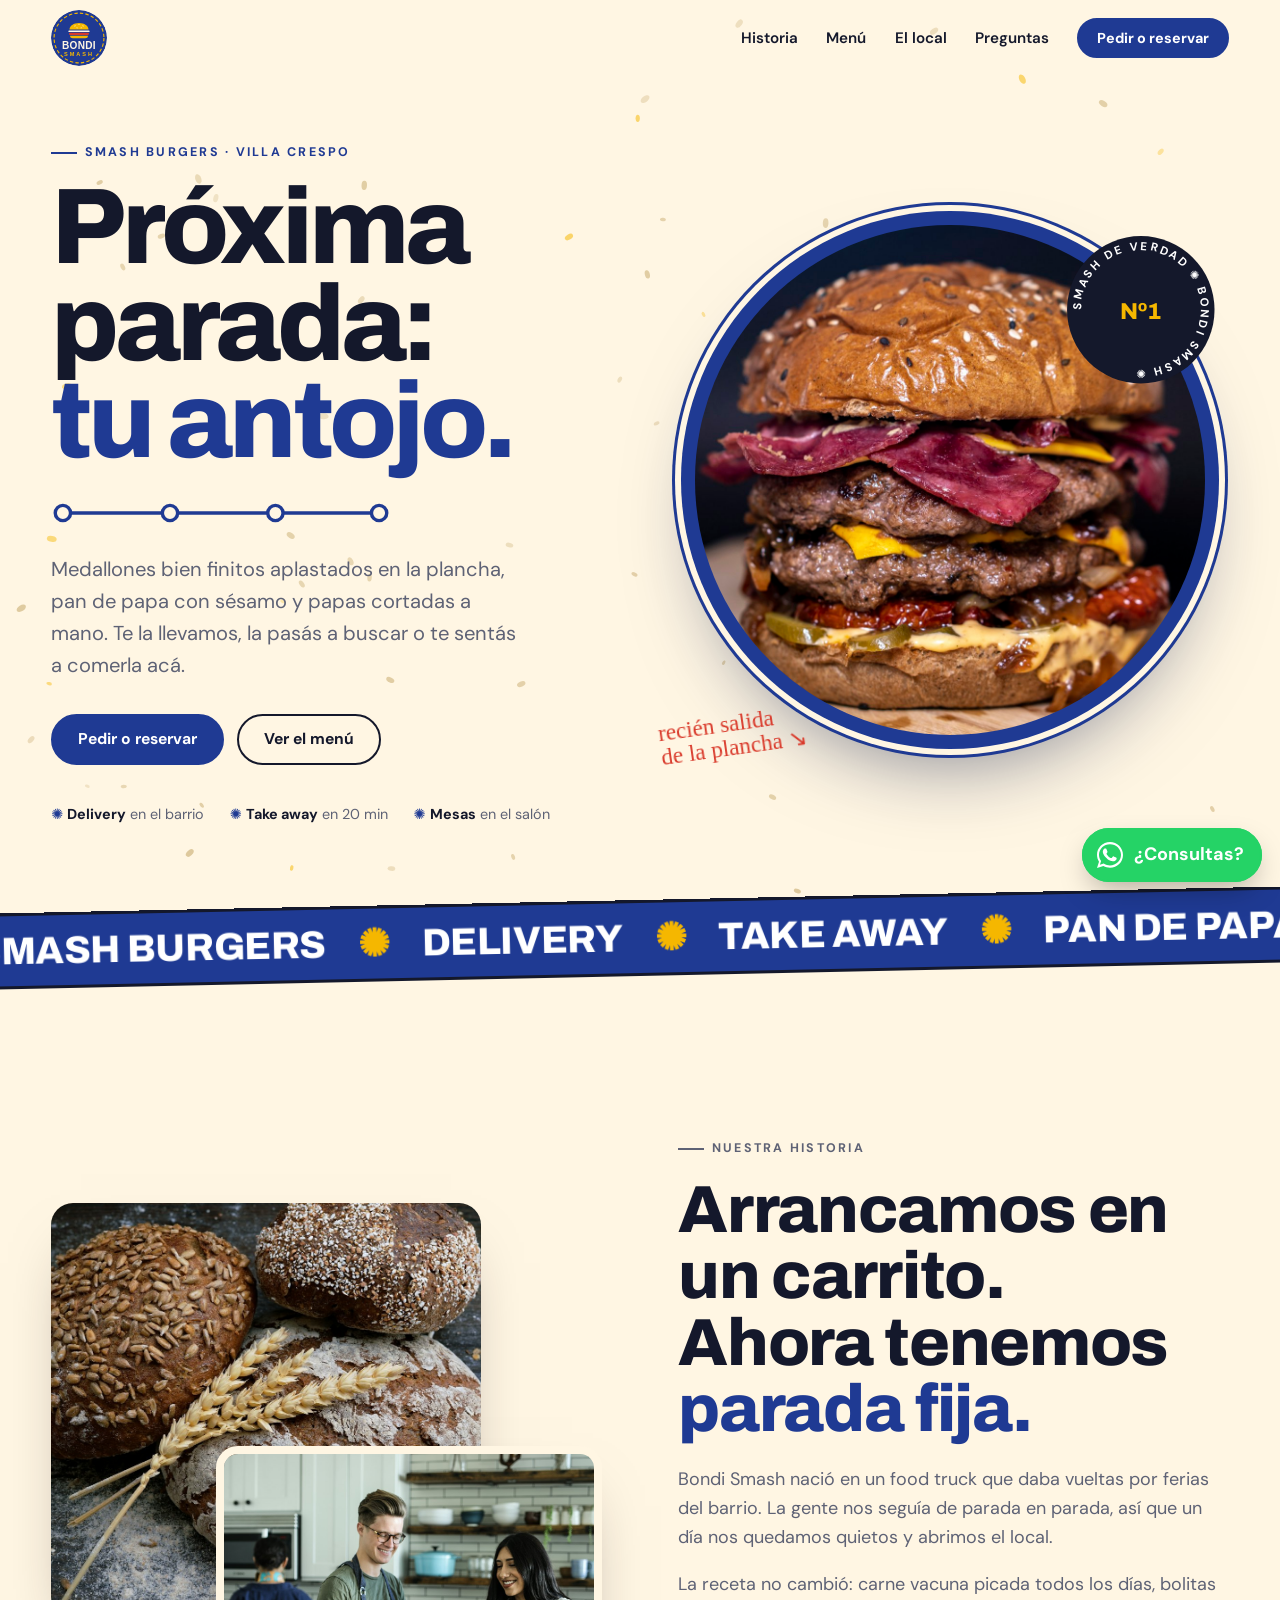
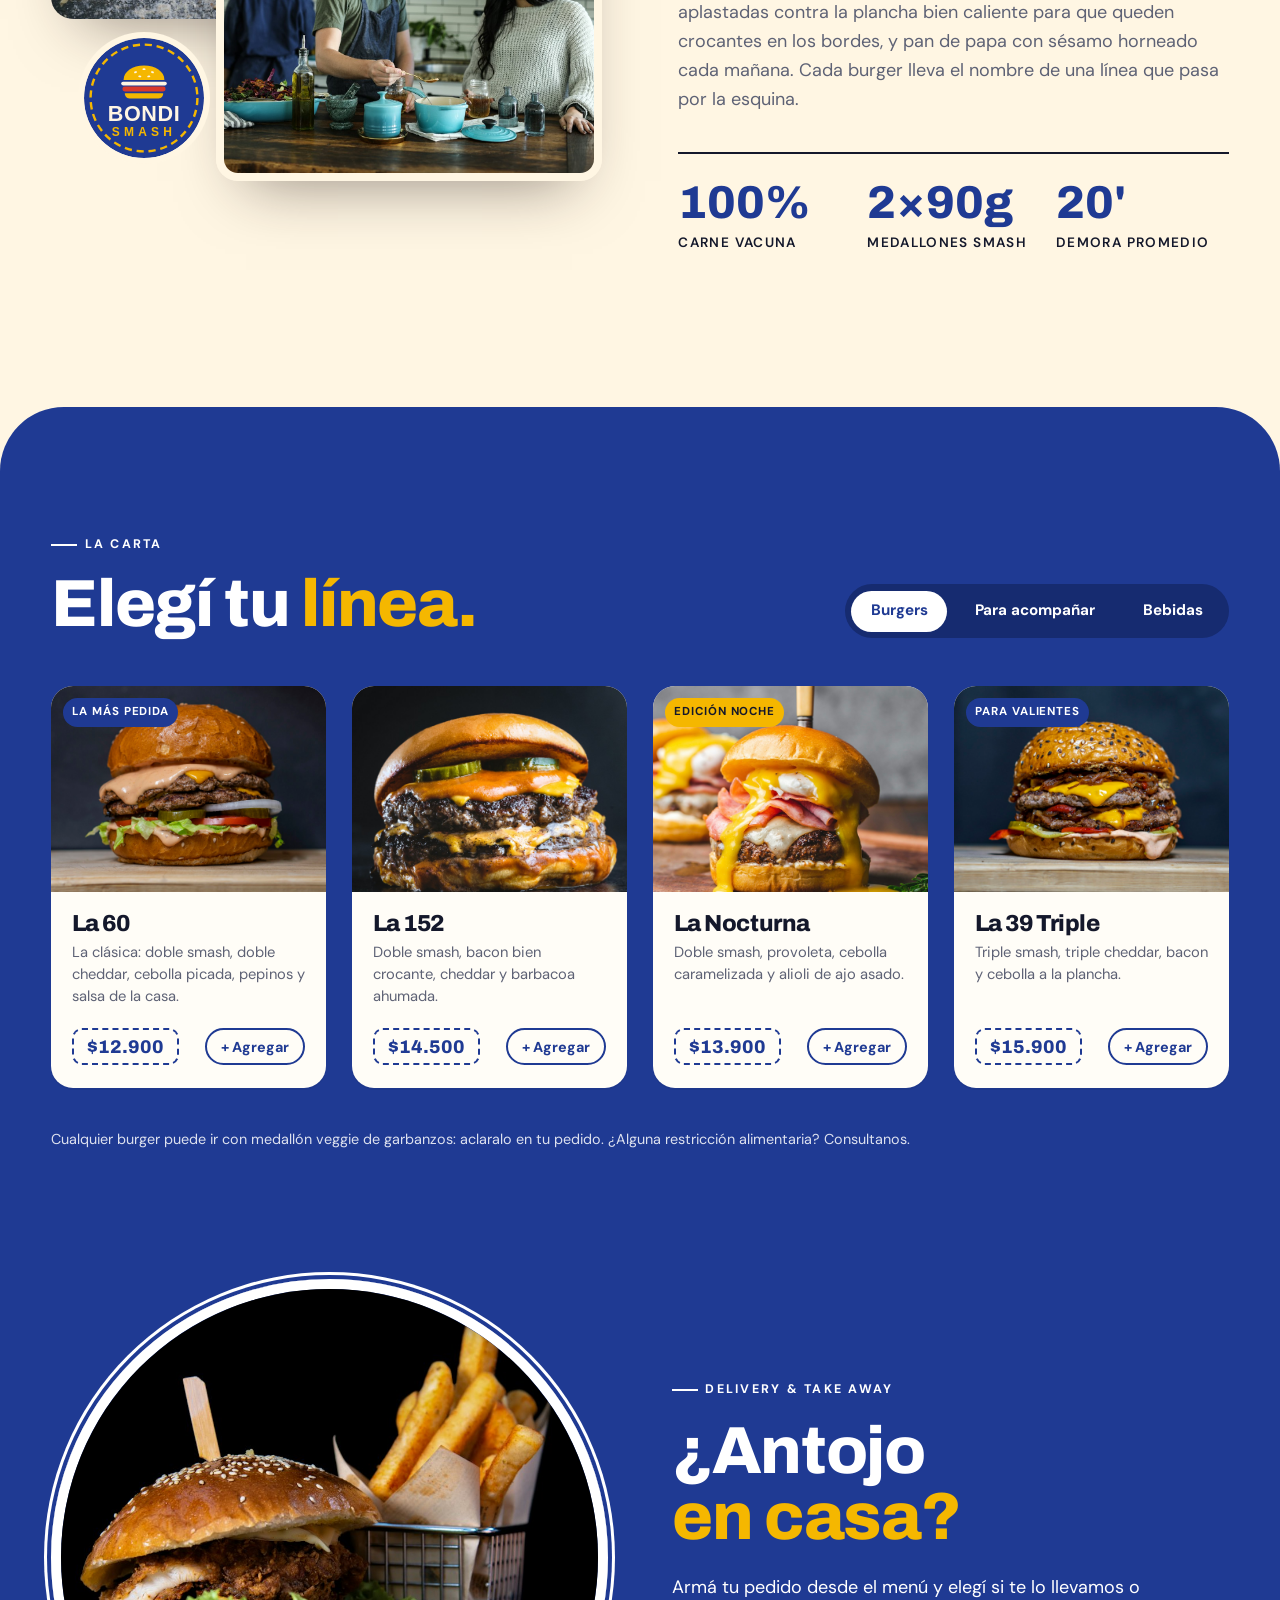
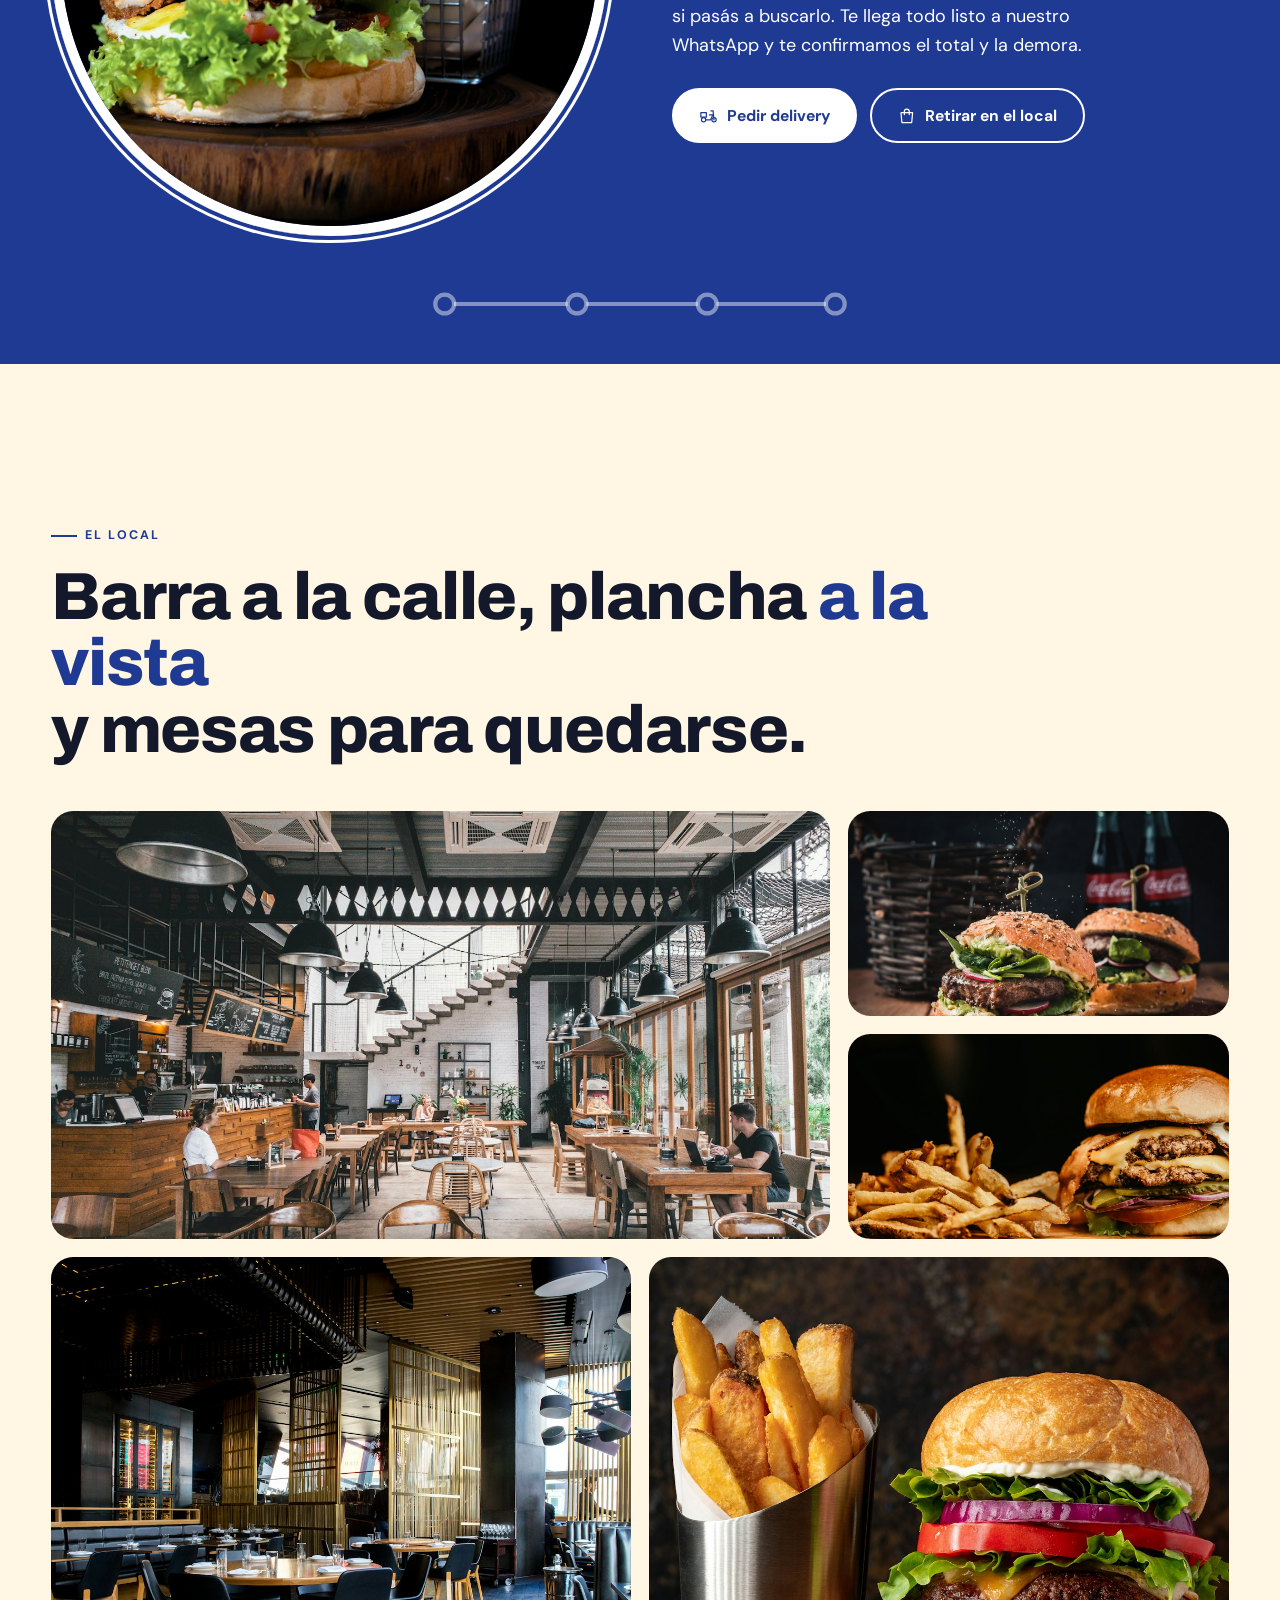
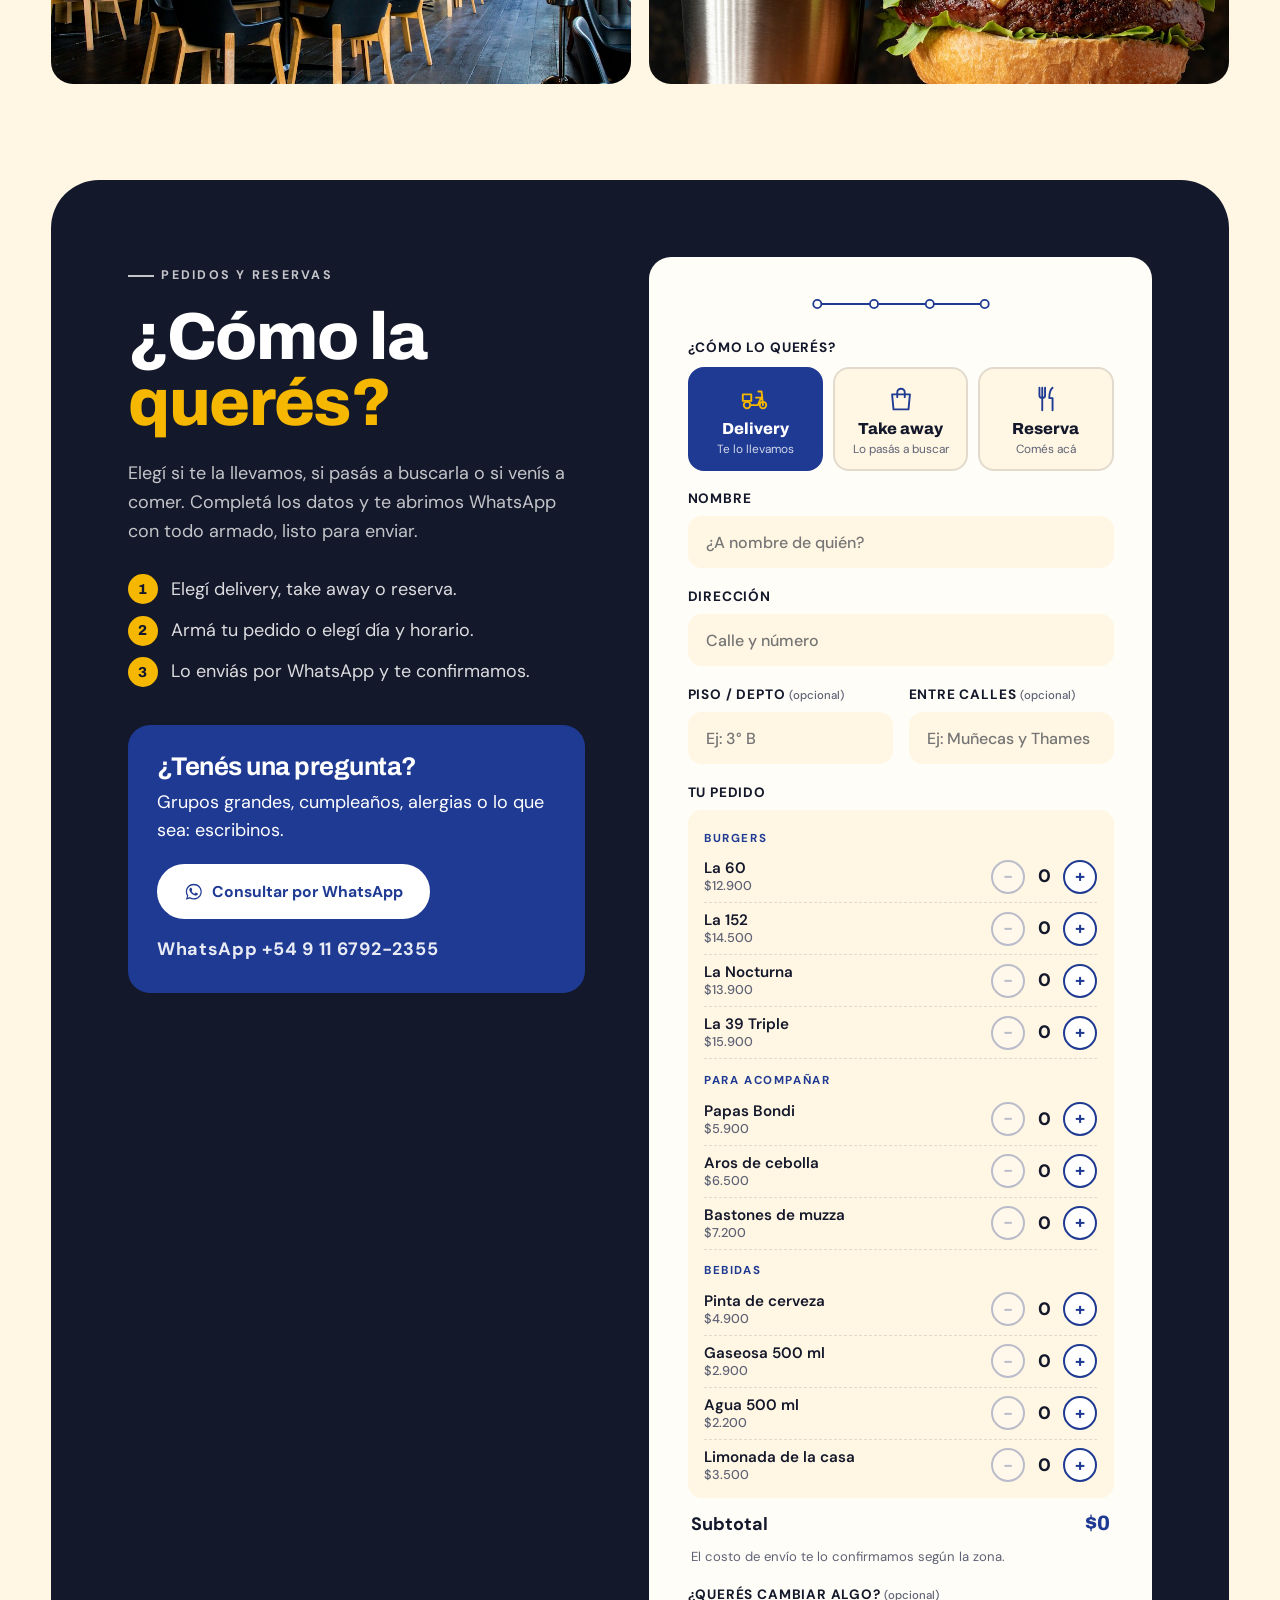
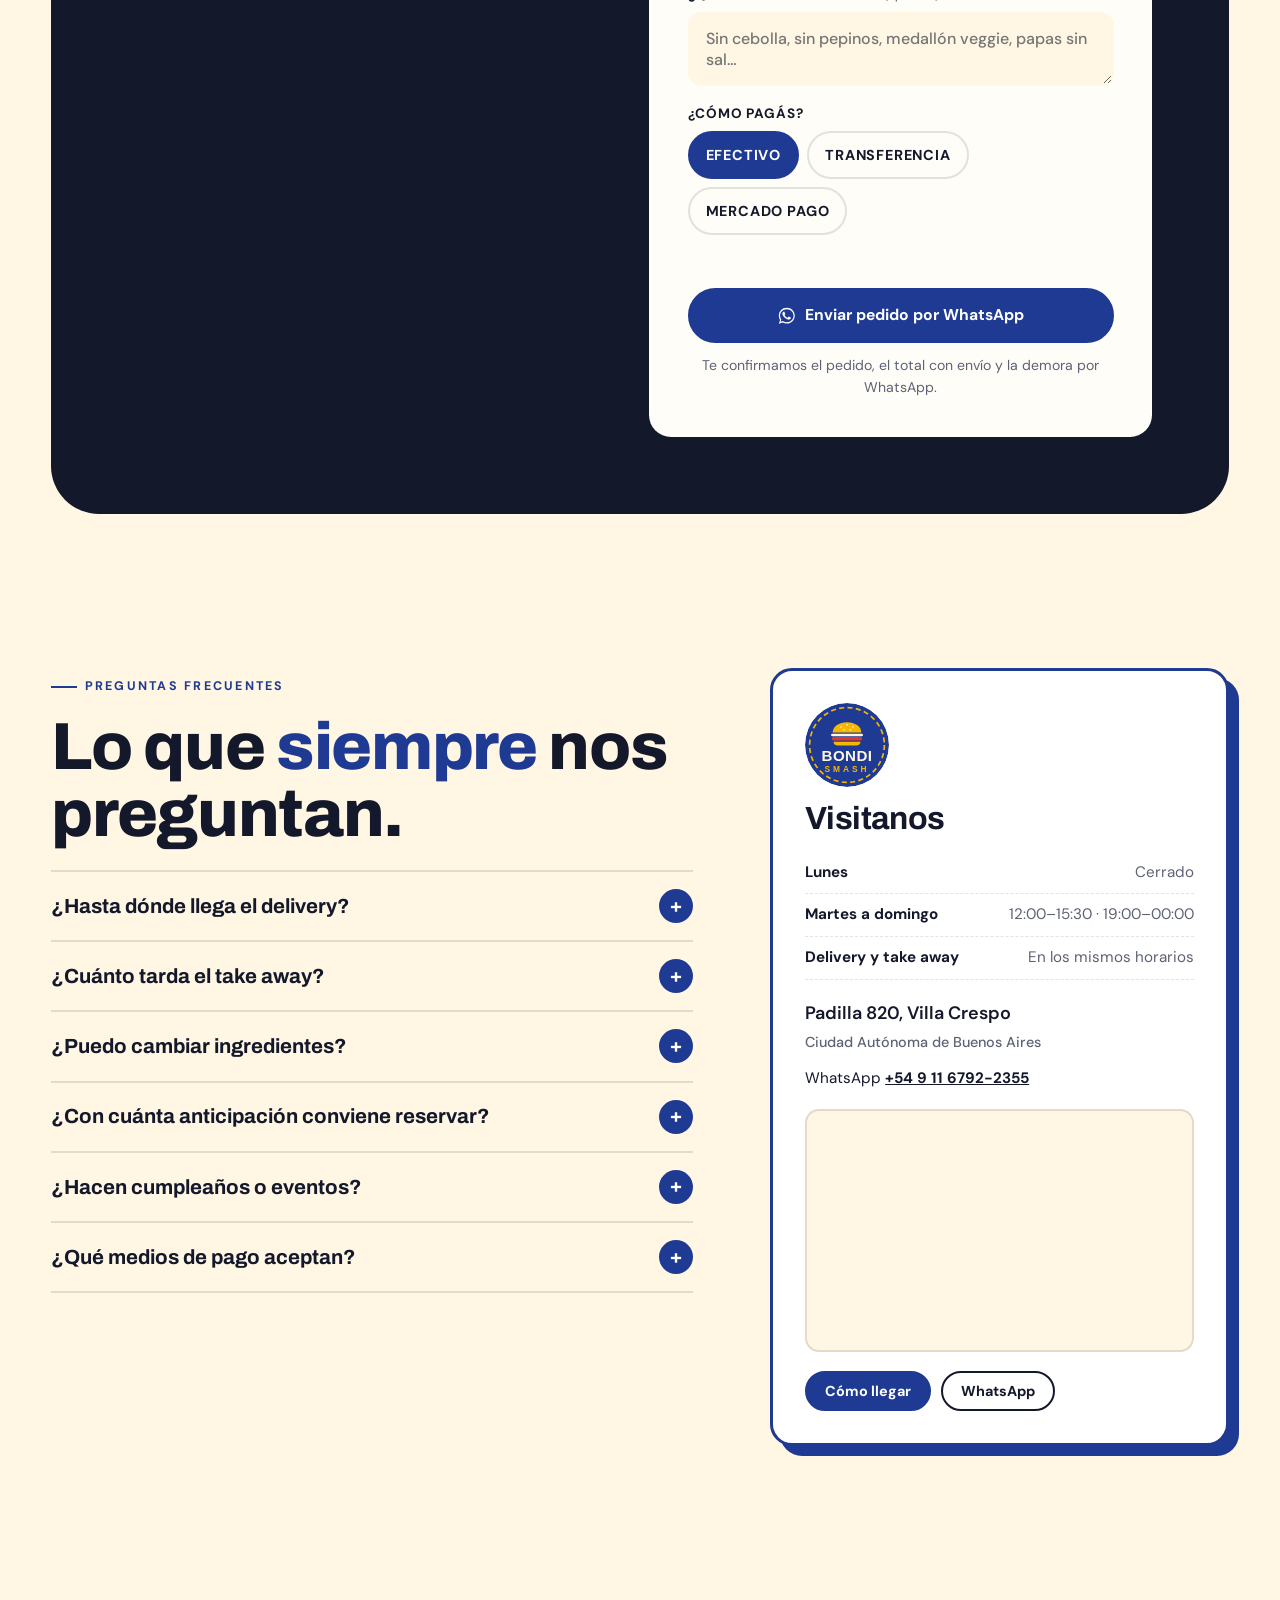
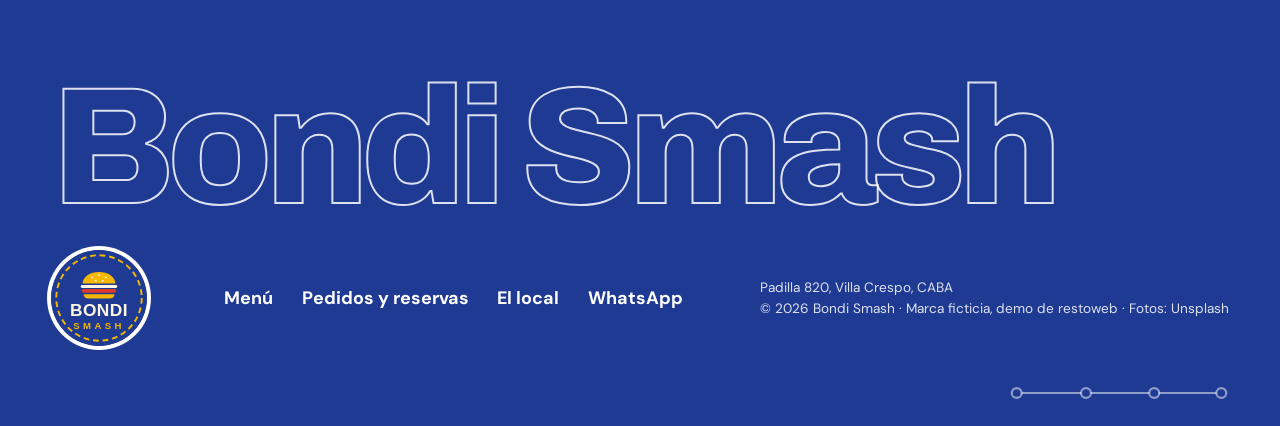
<file: demos/bondi-smash/index.html>
<!doctype html>
<html lang="es-AR" class="no-js">
<head>
  <meta charset="utf-8" />
  <meta name="viewport" content="width=device-width, initial-scale=1" />
  <title>Bondi Smash — Smash burgers en Villa Crespo</title>
  <meta name="description" content="Bondi Smash: smash burgers en Villa Crespo, CABA. Pedí delivery, retirá en el local o reservá tu mesa por WhatsApp." />
  <meta name="theme-color" content="#1F3A93" />
  <meta property="og:title" content="Bondi Smash — Smash burgers en Villa Crespo" />
  <meta property="og:description" content="Próxima parada: tu antojo. Delivery, take away y reservas por WhatsApp." />
  <meta property="og:image" content="assets/img/hero.jpg" />
  <link rel="icon" type="image/svg+xml" href="assets/img/logo.svg" />
  <link rel="preconnect" href="https://fonts.googleapis.com" />
  <link rel="preconnect" href="https://fonts.gstatic.com" crossorigin />
  <link href="https://fonts.googleapis.com/css2?family=Archivo:wght@500;700;800;900&family=DM+Sans:opsz,wght@9..40,400;9..40,500;9..40,700&family=Permanent+Marker&display=swap" rel="stylesheet" />
  <link rel="stylesheet" href="styles.css?v=20261029a" />
  <script defer src="lib/gsap.min.js?v=20261028b"></script>
  <script defer src="lib/ScrollTrigger.min.js?v=20261028b"></script>
  <script defer src="lib/manifest.js?v=20261029a"></script>
  <script defer src="main.js?v=20261029a"></script>
</head>
<body>

  <!-- Íconos y el "recorrido" de colectivo que decora la página -->
  <svg width="0" height="0" style="position:absolute" aria-hidden="true">
    <symbol id="route" viewBox="0 0 400 40">
      <path d="M12 20h376" fill="none" stroke="currentColor" stroke-width="4" stroke-linecap="round"/>
      <g fill="var(--route-stop, #fff)" stroke="currentColor" stroke-width="4">
        <circle cx="14" cy="20" r="9"/><circle cx="140" cy="20" r="9"/><circle cx="264" cy="20" r="9"/><circle cx="386" cy="20" r="9"/>
      </g>
    </symbol>
    <symbol id="wa" viewBox="0 0 32 32">
      <path fill="currentColor" d="M16 3C8.8 3 3 8.7 3 15.8c0 2.5.7 4.9 2 7L3 29l6.4-2c2 1.1 4.3 1.7 6.6 1.7 7.2 0 13-5.7 13-12.8S23.2 3 16 3zm0 23.4c-2.1 0-4.1-.6-5.9-1.6l-.4-.3-3.8 1.2 1.2-3.7-.3-.4c-1.2-1.8-1.8-3.8-1.8-5.9C5 9.9 9.9 5.2 16 5.2s11 4.7 11 10.6-4.9 10.6-11 10.6zm6-7.9c-.3-.2-2-1-2.3-1.1-.3-.1-.5-.2-.8.2-.2.3-.9 1.1-1.1 1.3-.2.2-.4.2-.7.1-.3-.2-1.4-.5-2.7-1.6-1-.9-1.7-2-1.9-2.3-.2-.3 0-.5.1-.7l.5-.6c.2-.2.2-.3.3-.6.1-.2 0-.4 0-.6l-1-2.5c-.3-.7-.6-.6-.8-.6h-.7c-.2 0-.6.1-.9.4-.3.3-1.2 1.2-1.2 2.9s1.2 3.3 1.4 3.6c.2.2 2.4 3.6 5.8 5 .8.4 1.4.6 1.9.7.8.3 1.6.2 2.2.1.7-.1 2-.8 2.3-1.6.3-.8.3-1.5.2-1.6-.1-.2-.3-.3-.6-.4z"/>
    </symbol>
    <symbol id="i-moto" viewBox="0 0 32 32">
      <g fill="none" stroke="currentColor" stroke-width="2" stroke-linecap="round" stroke-linejoin="round">
        <circle cx="7.5" cy="22.5" r="3.5"/><circle cx="24.5" cy="22.5" r="3.5"/>
        <path d="M11 22.5h8l3.5-8H17M19.5 8h3.5l1.5 14.5M3 11h9v7H3z"/>
      </g>
    </symbol>
    <symbol id="i-bag" viewBox="0 0 32 32">
      <g fill="none" stroke="currentColor" stroke-width="2" stroke-linecap="round" stroke-linejoin="round">
        <path d="M6.5 11h19L24 27H8z"/><path d="M12 14V9a4 4 0 0 1 8 0v5"/>
      </g>
    </symbol>
    <symbol id="i-table" viewBox="0 0 32 32">
      <g fill="none" stroke="currentColor" stroke-width="2" stroke-linecap="round" stroke-linejoin="round">
        <path d="M9 4v8a3 3 0 0 0 6 0V4M12 4v24M23 4c-2.5 2-3.5 6-3.5 11H23v13"/>
      </g>
    </symbol>
  </svg>

  <!-- Splash -->
  <div class="splash" data-splash aria-hidden="true">
    <img src="assets/img/logo.svg" alt="" width="180" height="180" />
  </div>

  <!-- Nav -->
  <header class="nav" data-nav>
    <a href="#inicio" class="nav__logo" aria-label="Bondi Smash — inicio">
      <img src="assets/img/logo.svg" alt="Bondi Smash" width="56" height="56" />
    </a>
    <nav class="nav__links" data-menu aria-label="Principal">
      <a href="#historia">Historia</a>
      <a href="#menu">Menú</a>
      <a href="#local">El local</a>
      <a href="#faq">Preguntas</a>
      <a href="#pedir" class="btn btn--brand btn--sm">Pedir o reservar</a>
    </nav>
    <button class="nav__burger" data-burger aria-label="Abrir menú" aria-expanded="false">
      <span></span><span></span>
    </button>
  </header>

  <main>

    <!-- HERO -->
    <section class="hero" id="inicio">
      <canvas class="hero__seeds" data-seeds aria-hidden="true"></canvas>
      <div class="hero__copy">
        <p class="kicker">Smash burgers · Villa Crespo</p>
        <h1 class="hero__title" data-split>Próxima parada:<br /><em>tu antojo.</em></h1>
        <svg class="route route--hero" aria-hidden="true"><use href="#route"/></svg>
        <p class="hero__lead">Medallones bien finitos aplastados en la plancha, pan de papa con sésamo y papas cortadas a mano. Te la llevamos, la pasás a buscar o te sentás a comerla acá.</p>
        <div class="hero__ctas">
          <a href="#pedir" class="btn btn--brand">Pedir o reservar</a>
          <a href="#menu" class="btn btn--ghost">Ver el menú</a>
        </div>
        <ul class="hero__facts">
          <li><strong>Delivery</strong> en el barrio</li>
          <li><strong>Take away</strong> en 20 min</li>
          <li><strong>Mesas</strong> en el salón</li>
        </ul>
      </div>
      <div class="hero__visual">
        <div class="hero__disc" data-parallax="0.12">
          <img src="assets/img/hero.jpg" alt="Hamburguesa doble con panceta y cheddar sobre tabla de madera" width="1400" height="1400" fetchpriority="high" />
        </div>
        <svg class="hero__badge" viewBox="0 0 200 200" aria-hidden="true">
          <defs><path id="circ" d="M100,100 m-78,0 a78,78 0 1,1 156,0 a78,78 0 1,1 -156,0"/></defs>
          <circle cx="100" cy="100" r="96" />
          <text><textPath href="#circ">SMASH DE VERDAD ✺ BONDI SMASH ✺ </textPath></text>
          <text x="100" y="112" text-anchor="middle" class="hero__badge-mid">Nº1</text>
        </svg>
        <span class="hero__note">recién salida<br/>de la plancha ↘</span>
      </div>
    </section>

    <!-- MARQUEE -->
    <div class="marquee" aria-hidden="true">
      <div class="marquee__track">
        <span>Smash burgers</span><i>✺</i><span>Delivery</span><i>✺</i><span>Take away</span><i>✺</i><span>Pan de papa con sésamo</span><i>✺</i><span>Villa Crespo, CABA</span><i>✺</i>
        <span>Smash burgers</span><i>✺</i><span>Delivery</span><i>✺</i><span>Take away</span><i>✺</i><span>Pan de papa con sésamo</span><i>✺</i><span>Villa Crespo, CABA</span><i>✺</i>
      </div>
    </div>

    <!-- HISTORIA -->
    <section class="story" id="historia">
      <div class="story__images">
        <figure class="story__img story__img--a reveal"><img src="assets/img/bread.jpg" alt="Panes recién horneados" loading="lazy" width="1400" height="933" /></figure>
        <figure class="story__img story__img--b reveal"><img src="assets/img/kitchen.jpg" alt="Equipo cocinando en la cocina" loading="lazy" width="1400" height="933" /></figure>
        <div class="story__stamp" aria-hidden="true">
          <img src="assets/img/logo.svg" alt="" width="120" height="120" loading="lazy" />
        </div>
      </div>
      <div class="story__copy">
        <p class="kicker">Nuestra historia</p>
        <h2 class="h2 reveal">Arrancamos en un carrito.<br/>Ahora tenemos <em>parada fija.</em></h2>
        <p class="reveal">Bondi Smash nació en un food truck que daba vueltas por ferias del barrio. La gente nos seguía de parada en parada, así que un día nos quedamos quietos y abrimos el local.</p>
        <p class="reveal">La receta no cambió: carne vacuna picada todos los días, bolitas aplastadas contra la plancha bien caliente para que queden crocantes en los bordes, y pan de papa con sésamo horneado cada mañana. Cada burger lleva el nombre de una línea que pasa por la esquina.</p>
        <dl class="stats">
          <div><dt><span data-count="100">100</span>%</dt><dd>carne vacuna</dd></div>
          <div><dt>2×90g</dt><dd>medallones smash</dd></div>
          <div><dt><span data-count="20">20</span>'</dt><dd>demora promedio</dd></div>
        </dl>
      </div>
    </section>

    <!-- MENU -->
    <section class="menu" id="menu">
      <div class="menu__head">
        <p class="kicker kicker--light">La carta</p>
        <h2 class="h2">Elegí tu <em>línea.</em></h2>
        <div class="tabs" role="tablist" data-tabs>
          <button role="tab" aria-selected="true" data-tab="burgers">Burgers</button>
          <button role="tab" aria-selected="false" data-tab="sides">Para acompañar</button>
          <button role="tab" aria-selected="false" data-tab="drinks">Bebidas</button>
        </div>
      </div>

      <!-- Cada producto con data-item + data-price aparece solo en el formulario de pedido. -->
      <div class="menu__grid" data-menu-grid>
        <!-- Burgers -->
        <article class="dish" data-cat="burgers" data-item="La 60" data-price="12900">
          <div class="dish__img"><img src="assets/img/b-classic.jpg" alt="Hamburguesa clásica con queso" loading="lazy" width="1400" height="933" /><span class="dish__tag">La más pedida</span></div>
          <div class="dish__body"><h3>La 60</h3><p>La clásica: doble smash, doble cheddar, cebolla picada, pepinos y salsa de la casa.</p><div class="dish__foot"><span class="dish__price" data-price-label></span><button type="button" class="dish__add" data-add>+ Agregar</button></div></div>
        </article>
        <article class="dish" data-cat="burgers" data-item="La 152" data-price="14500">
          <div class="dish__img"><img src="assets/img/b-smash.jpg" alt="Hamburguesa smash con bacon" loading="lazy" width="1400" height="933" /></div>
          <div class="dish__body"><h3>La 152</h3><p>Doble smash, bacon bien crocante, cheddar y barbacoa ahumada.</p><div class="dish__foot"><span class="dish__price" data-price-label></span><button type="button" class="dish__add" data-add>+ Agregar</button></div></div>
        </article>
        <article class="dish" data-cat="burgers" data-item="La Nocturna" data-price="13900">
          <div class="dish__img"><img src="assets/img/b-bacon.jpg" alt="Hamburguesa smash con cheddar fundido y cebolla" loading="lazy" width="1400" height="933" /><span class="dish__tag dish__tag--gold">Edición noche</span></div>
          <div class="dish__body"><h3>La Nocturna</h3><p>Doble smash, provoleta, cebolla caramelizada y alioli de ajo asado.</p><div class="dish__foot"><span class="dish__price" data-price-label></span><button type="button" class="dish__add" data-add>+ Agregar</button></div></div>
        </article>
        <article class="dish" data-cat="burgers" data-item="La 39 Triple" data-price="15900">
          <div class="dish__img"><img src="assets/img/b-double.jpg" alt="Hamburguesa triple con cebolla y bacon" loading="lazy" width="1400" height="933" /><span class="dish__tag">Para valientes</span></div>
          <div class="dish__body"><h3>La 39 Triple</h3><p>Triple smash, triple cheddar, bacon y cebolla a la plancha.</p><div class="dish__foot"><span class="dish__price" data-price-label></span><button type="button" class="dish__add" data-add>+ Agregar</button></div></div>
        </article>
        <!-- Sides -->
        <article class="dish" data-cat="sides" data-item="Papas Bondi" data-price="5900">
          <div class="dish__img"><img src="assets/img/s-fries.jpg" alt="Papas fritas" loading="lazy" width="1400" height="933" /></div>
          <div class="dish__body"><h3>Papas Bondi</h3><p>Cortadas a mano, con sal de ajo y perejil.</p><div class="dish__foot"><span class="dish__price" data-price-label></span><button type="button" class="dish__add" data-add>+ Agregar</button></div></div>
        </article>
        <article class="dish" data-cat="sides" data-item="Aros de cebolla" data-price="6500">
          <div class="dish__img"><img src="assets/img/s-rings.jpg" alt="Aros de cebolla rebozados" loading="lazy" width="1400" height="933" /></div>
          <div class="dish__body"><h3>Aros de cebolla</h3><p>Crocantes por fuera, tiernos por dentro. Con dip de barbacoa.</p><div class="dish__foot"><span class="dish__price" data-price-label></span><button type="button" class="dish__add" data-add>+ Agregar</button></div></div>
        </article>
        <article class="dish dish--list" data-cat="sides" data-item="Bastones de muzza" data-price="7200">
          <div class="dish__body">
            <h3>Bastones de muzza</h3>
            <p class="dish__lead">Mozzarella rebozada y frita, ideal para compartir mientras llega la burger.</p>
            <div class="dish__foot"><span class="dish__price" data-price-label></span><button type="button" class="dish__add dish__add--light" data-add>+ Agregar</button></div>
          </div>
        </article>
        <!-- Drinks -->
        <article class="dish" data-cat="drinks" data-item="Pinta de cerveza" data-price="4900">
          <div class="dish__img"><img src="assets/img/d-beer.jpg" alt="Vaso de cerveza rubia" loading="lazy" width="1400" height="933" /></div>
          <div class="dish__body"><h3>Pinta de cerveza</h3><p>Rubia tirada, bien fría. Solo para comer en el local o take away.</p><div class="dish__foot"><span class="dish__price" data-price-label></span><button type="button" class="dish__add" data-add>+ Agregar</button></div></div>
        </article>
        <article class="dish dish--list" data-cat="drinks">
          <div class="dish__body">
            <h3>Y además</h3>
            <ul class="pricelist">
              <li data-item="Gaseosa 500 ml" data-price="2900"><span>Gaseosa 500 ml</span><b data-price-label></b><button type="button" class="pricelist__add" data-add aria-label="Agregar Gaseosa 500 ml al pedido">+</button></li>
              <li data-item="Agua 500 ml" data-price="2200"><span>Agua 500 ml</span><b data-price-label></b><button type="button" class="pricelist__add" data-add aria-label="Agregar Agua 500 ml al pedido">+</button></li>
              <li data-item="Limonada de la casa" data-price="3500"><span>Limonada de la casa</span><b data-price-label></b><button type="button" class="pricelist__add" data-add aria-label="Agregar Limonada de la casa al pedido">+</button></li>
            </ul>
          </div>
        </article>
      </div>
      <p class="menu__note">Cualquier burger puede ir con medallón veggie de garbanzos: aclaralo en tu pedido. ¿Alguna restricción alimentaria? Consultanos.</p>
    </section>

    <!-- DELIVERY / TAKE AWAY -->
    <section class="combo" id="combo">
      <div class="combo__img reveal"><img src="assets/img/combo.jpg" alt="Hamburguesa con papas fritas para llevar" loading="lazy" width="1400" height="933" /></div>
      <div class="combo__copy">
        <p class="kicker kicker--light">Delivery &amp; take away</p>
        <h2 class="h2 reveal">¿Antojo<br/><em>en casa?</em></h2>
        <p class="reveal">Armá tu pedido desde el menú y elegí si te lo llevamos o si pasás a buscarlo. Te llega todo listo a nuestro WhatsApp y te confirmamos el total y la demora.</p>
        <div class="combo__ctas reveal">
          <a class="btn btn--white" href="#pedir" data-mode="delivery">
            <svg class="ico" aria-hidden="true"><use href="#i-moto"/></svg> Pedir delivery
          </a>
          <a class="btn btn--outline-white" href="#pedir" data-mode="takeaway">
            <svg class="ico" aria-hidden="true"><use href="#i-bag"/></svg> Retirar en el local
          </a>
        </div>
      </div>
      <svg class="route route--combo" aria-hidden="true"><use href="#route"/></svg>
    </section>

    <!-- EL LOCAL / GALERÍA -->
    <section class="place" id="local">
      <div class="place__head">
        <p class="kicker">El local</p>
        <h2 class="h2 reveal">Barra a la calle, plancha <em>a la vista</em><br/>y mesas para quedarse.</h2>
      </div>
      <div class="gallery">
        <figure class="g g--1 reveal"><img src="assets/img/interior.jpg" alt="Salón del restaurante con mesas" loading="lazy" width="1400" height="933" data-parallax="-0.06" /></figure>
        <figure class="g g--2 reveal"><img src="assets/img/duo.jpg" alt="Dos hamburguesas sobre tabla" loading="lazy" width="1400" height="933" /></figure>
        <figure class="g g--3 reveal"><img src="assets/img/burger-fries.jpg" alt="Hamburguesa con papas en bandeja" loading="lazy" width="1400" height="933" /></figure>
        <figure class="g g--4 reveal"><img src="assets/img/interior-2.jpg" alt="Barra y salón con luces cálidas" loading="lazy" width="1400" height="933" data-parallax="-0.06" /></figure>
        <figure class="g g--5 reveal"><img src="assets/img/combo-2.jpg" alt="Hamburguesa y papas en vaso" loading="lazy" width="1400" height="933" /></figure>
      </div>
    </section>

    <!-- PEDIDOS Y RESERVAS -->
    <section class="book" id="pedir">
      <div class="book__intro">
        <p class="kicker kicker--light">Pedidos y reservas</p>
        <h2 class="h2">¿Cómo la<br/><em>querés?</em></h2>
        <p>Elegí si te la llevamos, si pasás a buscarla o si venís a comer. Completá los datos y te abrimos WhatsApp con todo armado, listo para enviar.</p>
        <ol class="book__steps">
          <li><b>1</b> Elegí delivery, take away o reserva.</li>
          <li><b>2</b> Armá tu pedido o elegí día y horario.</li>
          <li><b>3</b> Lo enviás por WhatsApp y te confirmamos.</li>
        </ol>
        <div class="book__card">
          <h3>¿Tenés una pregunta?</h3>
          <p>Grupos grandes, cumpleaños, alergias o lo que sea: escribinos.</p>
          <a class="btn btn--white" data-wa="question" href="https://wa.me/5491167922355" target="_blank" rel="noopener">
            <svg class="ico" aria-hidden="true"><use href="#wa"/></svg> Consultar por WhatsApp
          </a>
          <p class="book__phone">WhatsApp +54 9 11 6792-2355</p>
        </div>
      </div>

      <form class="form" data-order novalidate>
        <svg class="route route--form" aria-hidden="true"><use href="#route"/></svg>

        <fieldset class="modes">
          <legend class="label">¿Cómo lo querés?</legend>
          <div class="modes__grid">
            <label><input type="radio" name="mode" value="delivery" checked /><span><svg aria-hidden="true"><use href="#i-moto"/></svg><b>Delivery</b><small>Te lo llevamos</small></span></label>
            <label><input type="radio" name="mode" value="takeaway" /><span><svg aria-hidden="true"><use href="#i-bag"/></svg><b>Take away</b><small>Lo pasás a buscar</small></span></label>
            <label><input type="radio" name="mode" value="reserva" /><span><svg aria-hidden="true"><use href="#i-table"/></svg><b>Reserva</b><small>Comés acá</small></span></label>
          </div>
        </fieldset>

        <div class="field">
          <label for="f-name">Nombre</label>
          <input id="f-name" name="name" type="text" autocomplete="name" placeholder="¿A nombre de quién?" />
        </div>

        <!-- Delivery -->
        <div class="form__group" data-show="delivery">
          <div class="field">
            <label for="f-address">Dirección</label>
            <input id="f-address" name="address" type="text" autocomplete="street-address" placeholder="Calle y número" />
          </div>
          <div class="field-row">
            <div class="field">
              <label for="f-floor">Piso / depto <small>(opcional)</small></label>
              <input id="f-floor" name="floor" type="text" placeholder="Ej: 3° B" />
            </div>
            <div class="field">
              <label for="f-ref">Entre calles <small>(opcional)</small></label>
              <input id="f-ref" name="ref" type="text" placeholder="Ej: Muñecas y Thames" />
            </div>
          </div>
        </div>

        <!-- Delivery y take away: el pedido -->
        <div class="form__group" data-show="delivery takeaway">
          <div class="field">
            <span class="label">Tu pedido</span>
            <ul class="cart" data-cart></ul>
            <p class="cart__total"><span>Subtotal</span><b data-total>$0</b></p>
            <p class="cart__hint" data-show="delivery">El costo de envío te lo confirmamos según la zona.</p>
          </div>
          <div class="field">
            <label for="f-changes">¿Querés cambiar algo? <small>(opcional)</small></label>
            <textarea id="f-changes" name="changes" rows="2" placeholder="Sin cebolla, sin pepinos, medallón veggie, papas sin sal…"></textarea>
          </div>
          <div class="field" data-show="takeaway">
            <label for="f-pickup">¿Cuándo pasás a buscarlo?</label>
            <select id="f-pickup" name="pickup">
              <option>Lo antes posible (15–25 min)</option>
              <option>En 30 minutos</option>
              <option>En 1 hora</option>
              <option>Más tarde (lo aclaro en el chat)</option>
            </select>
          </div>
          <div class="field">
            <span class="label" id="l-pay">¿Cómo pagás?</span>
            <div class="chips" role="radiogroup" aria-labelledby="l-pay">
              <label><input type="radio" name="pay" value="Efectivo" checked /><span>Efectivo</span></label>
              <label><input type="radio" name="pay" value="Transferencia" /><span>Transferencia</span></label>
              <label><input type="radio" name="pay" value="Mercado Pago" /><span>Mercado Pago</span></label>
            </div>
          </div>
        </div>

        <!-- Reserva -->
        <div class="form__group" data-show="reserva" hidden>
          <div class="field">
            <span class="label" id="l-people">Personas</span>
            <div class="people" role="radiogroup" aria-labelledby="l-people">
              <label><input type="radio" name="people" value="1" /><span>1</span></label>
              <label><input type="radio" name="people" value="2" checked /><span>2</span></label>
              <label><input type="radio" name="people" value="3" /><span>3</span></label>
              <label><input type="radio" name="people" value="4" /><span>4</span></label>
              <label><input type="radio" name="people" value="5" /><span>5</span></label>
              <label><input type="radio" name="people" value="6" /><span>6</span></label>
              <label><input type="radio" name="people" value="7+" /><span>7+</span></label>
            </div>
          </div>
          <div class="field-row">
            <div class="field">
              <label for="f-date">Fecha</label>
              <input id="f-date" name="date" type="date" />
            </div>
            <div class="field">
              <label for="f-time">Horario</label>
              <select id="f-time" name="time" data-slots>
                <option value="">Elegí</option>
              </select>
            </div>
          </div>
          <div class="field">
            <label for="f-occasion">Ocasión <small>(opcional)</small></label>
            <select id="f-occasion" name="occasion">
              <option value="">Ninguna en especial</option>
              <option>Cumpleaños</option>
              <option>Aniversario</option>
              <option>Salida con amigos</option>
              <option>Reunión de trabajo</option>
            </select>
          </div>
          <div class="field">
            <label for="f-notes">Comentarios <small>(opcional)</small></label>
            <textarea id="f-notes" name="notes" rows="3" placeholder="Silla para bebé, alergias, mesa afuera…"></textarea>
          </div>
        </div>

        <p class="form__error" data-error role="alert"></p>
        <button class="btn btn--brand btn--full" type="submit">
          <svg class="ico" aria-hidden="true"><use href="#wa"/></svg> <span data-submit-label>Enviar pedido por WhatsApp</span>
        </button>
        <p class="form__note" data-note>Te confirmamos el pedido, el total con envío y la demora por WhatsApp.</p>
        <div class="form__done" data-done hidden>
          <strong>¡Listo!</strong> <span data-done-text>Te abrimos WhatsApp con tu pedido.</span> Solo tenés que tocar enviar.
          <a href="#" data-done-link target="_blank" rel="noopener">¿No se abrió? Tocá acá.</a>
        </div>
      </form>
    </section>

    <!-- FAQ + INFO -->
    <section class="info" id="faq">
      <div class="faq">
        <p class="kicker">Preguntas frecuentes</p>
        <h2 class="h2 reveal">Lo que <em>siempre</em> nos preguntan.</h2>
        <details>
          <summary>¿Hasta dónde llega el delivery?</summary>
          <p>Hacemos envíos en Villa Crespo y barrios cercanos. Cuando nos mandás el pedido te confirmamos el costo de envío según la zona y cuánto tarda.</p>
        </details>
        <details>
          <summary>¿Cuánto tarda el take away?</summary>
          <p>Entre 15 y 25 minutos, según el momento. Te avisamos por WhatsApp cuando está listo para que no esperes.</p>
        </details>
        <details>
          <summary>¿Puedo cambiar ingredientes?</summary>
          <p>Sí. En el pedido tenés un lugar para aclarar cambios: sin cebolla, sin pepinos, medallón veggie, papas sin sal, lo que necesites.</p>
        </details>
        <details>
          <summary>¿Con cuánta anticipación conviene reservar?</summary>
          <p>Para viernes y sábados, con un día de anticipación. Para grupos de 7 o más, escribinos por WhatsApp y armamos la mesa.</p>
        </details>
        <details>
          <summary>¿Hacen cumpleaños o eventos?</summary>
          <p>Sí. Contanos la fecha, la cantidad de personas y la idea, y te pasamos una propuesta.</p>
        </details>
        <details>
          <summary>¿Qué medios de pago aceptan?</summary>
          <p>Efectivo, transferencia y Mercado Pago, tanto en el local como en delivery y take away.</p>
        </details>
      </div>

      <aside class="visit">
        <div class="visit__card">
          <img src="assets/img/logo.svg" alt="" width="84" height="84" loading="lazy" />
          <h3>Visitanos</h3>
          <dl class="hours">
            <div><dt>Lunes</dt><dd>Cerrado</dd></div>
            <div><dt>Martes a domingo</dt><dd>12:00–15:30 · 19:00–00:00</dd></div>
            <div><dt>Delivery y take away</dt><dd>En los mismos horarios</dd></div>
          </dl>
          <p class="visit__addr">Padilla 820, Villa Crespo<br/><span>Ciudad Autónoma de Buenos Aires</span></p>
          <p class="visit__tel">WhatsApp <a href="https://wa.me/5491167922355" target="_blank" rel="noopener">+54 9 11 6792-2355</a></p>
          <div class="visit__map">
            <iframe title="Mapa: Villa Crespo, Buenos Aires" src="https://www.google.com/maps?q=Villa+Crespo,+Buenos+Aires&amp;output=embed" loading="lazy" referrerpolicy="no-referrer-when-downgrade"></iframe>
          </div>
          <div class="visit__ctas">
            <a class="btn btn--brand btn--sm" href="https://www.google.com/maps/search/?api=1&amp;query=Villa+Crespo,+Buenos+Aires" target="_blank" rel="noopener">Cómo llegar</a>
            <a class="btn btn--ghost btn--sm" data-wa="question" href="https://wa.me/5491167922355" target="_blank" rel="noopener">WhatsApp</a>
          </div>
        </div>
      </aside>
    </section>

  </main>

  <!-- FOOTER -->
  <footer class="foot">
    <p class="foot__big" aria-hidden="true">Bondi Smash</p>
    <div class="foot__row">
      <img src="assets/img/logo.svg" alt="Bondi Smash" width="96" height="96" loading="lazy" />
      <nav aria-label="Pie de página">
        <a href="#menu">Menú</a>
        <a href="#pedir">Pedidos y reservas</a>
        <a href="#local">El local</a>
        <a href="https://wa.me/5491167922355" target="_blank" rel="noopener">WhatsApp</a>
      </nav>
      <p class="foot__small">Padilla 820, Villa Crespo, CABA<br/>© <span data-year>2026</span> Bondi Smash · Marca ficticia, demo de restoweb · Fotos: Unsplash</p>
    </div>
    <svg class="route route--foot" aria-hidden="true"><use href="#route"/></svg>
  </footer>

  <!-- Pedido en curso -->
  <a class="cart-pill" href="#pedir" data-cart-pill hidden>
    <svg aria-hidden="true"><use href="#i-bag"/></svg> Tu pedido · <b data-cart-count>0</b>
  </a>

  <!-- Floating WhatsApp -->
  <a class="wa-float" data-wa="question" href="https://wa.me/5491167922355" target="_blank" rel="noopener" aria-label="Escribinos por WhatsApp">
    <svg aria-hidden="true"><use href="#wa"/></svg>
    <span>¿Consultas?</span>
  </a>

</body>
</html>
</file>
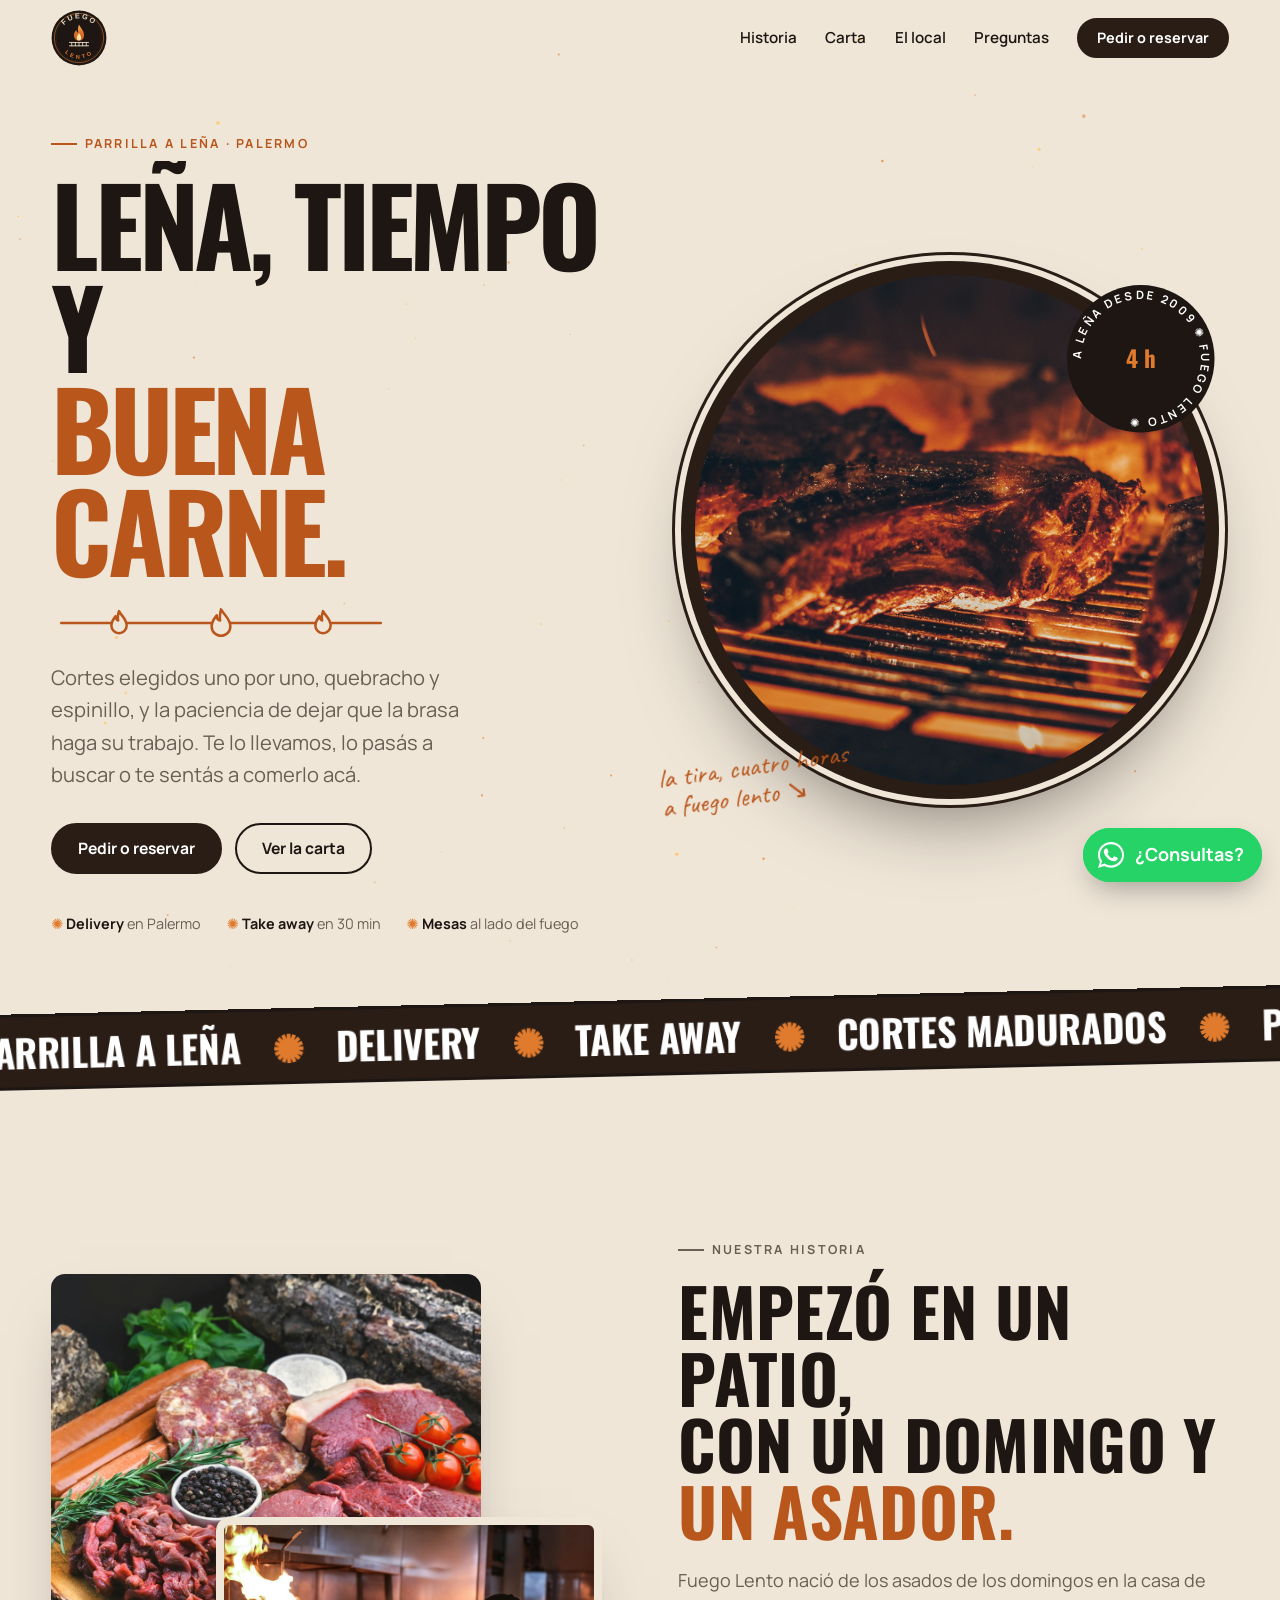
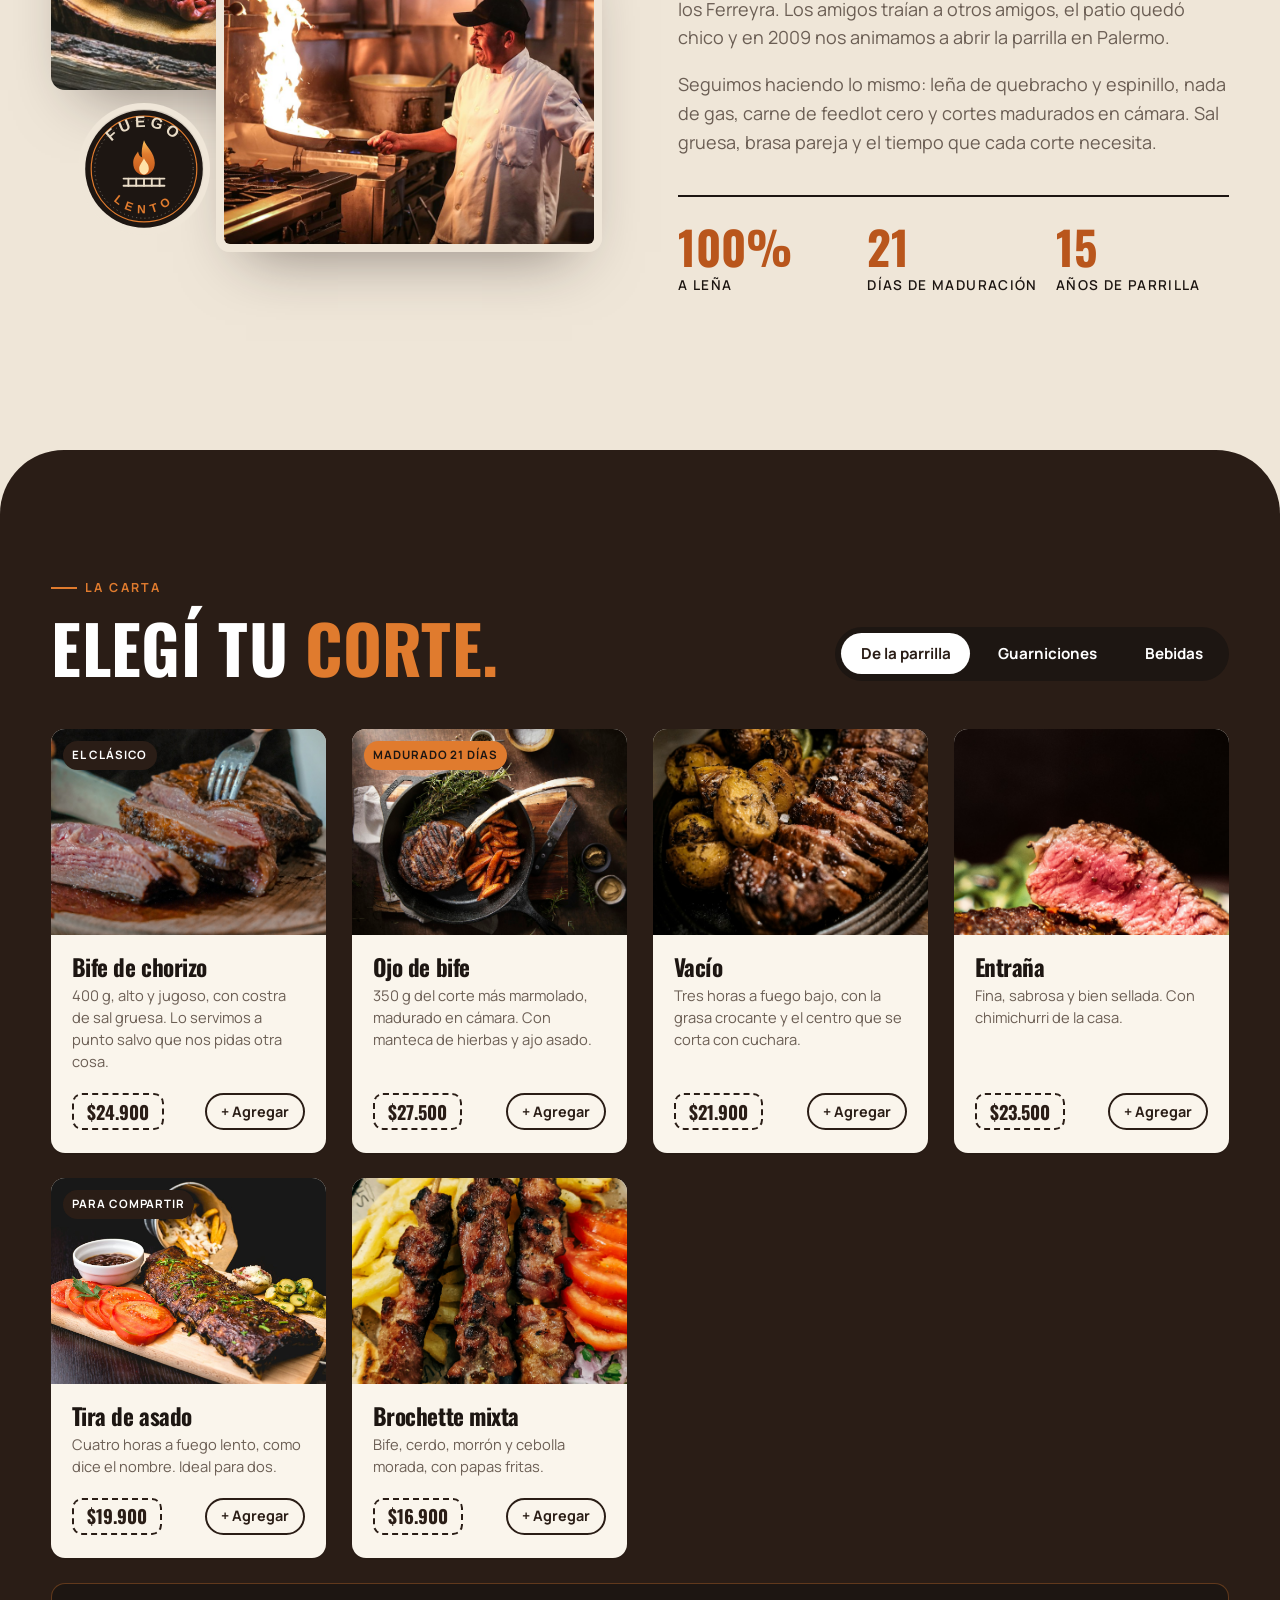
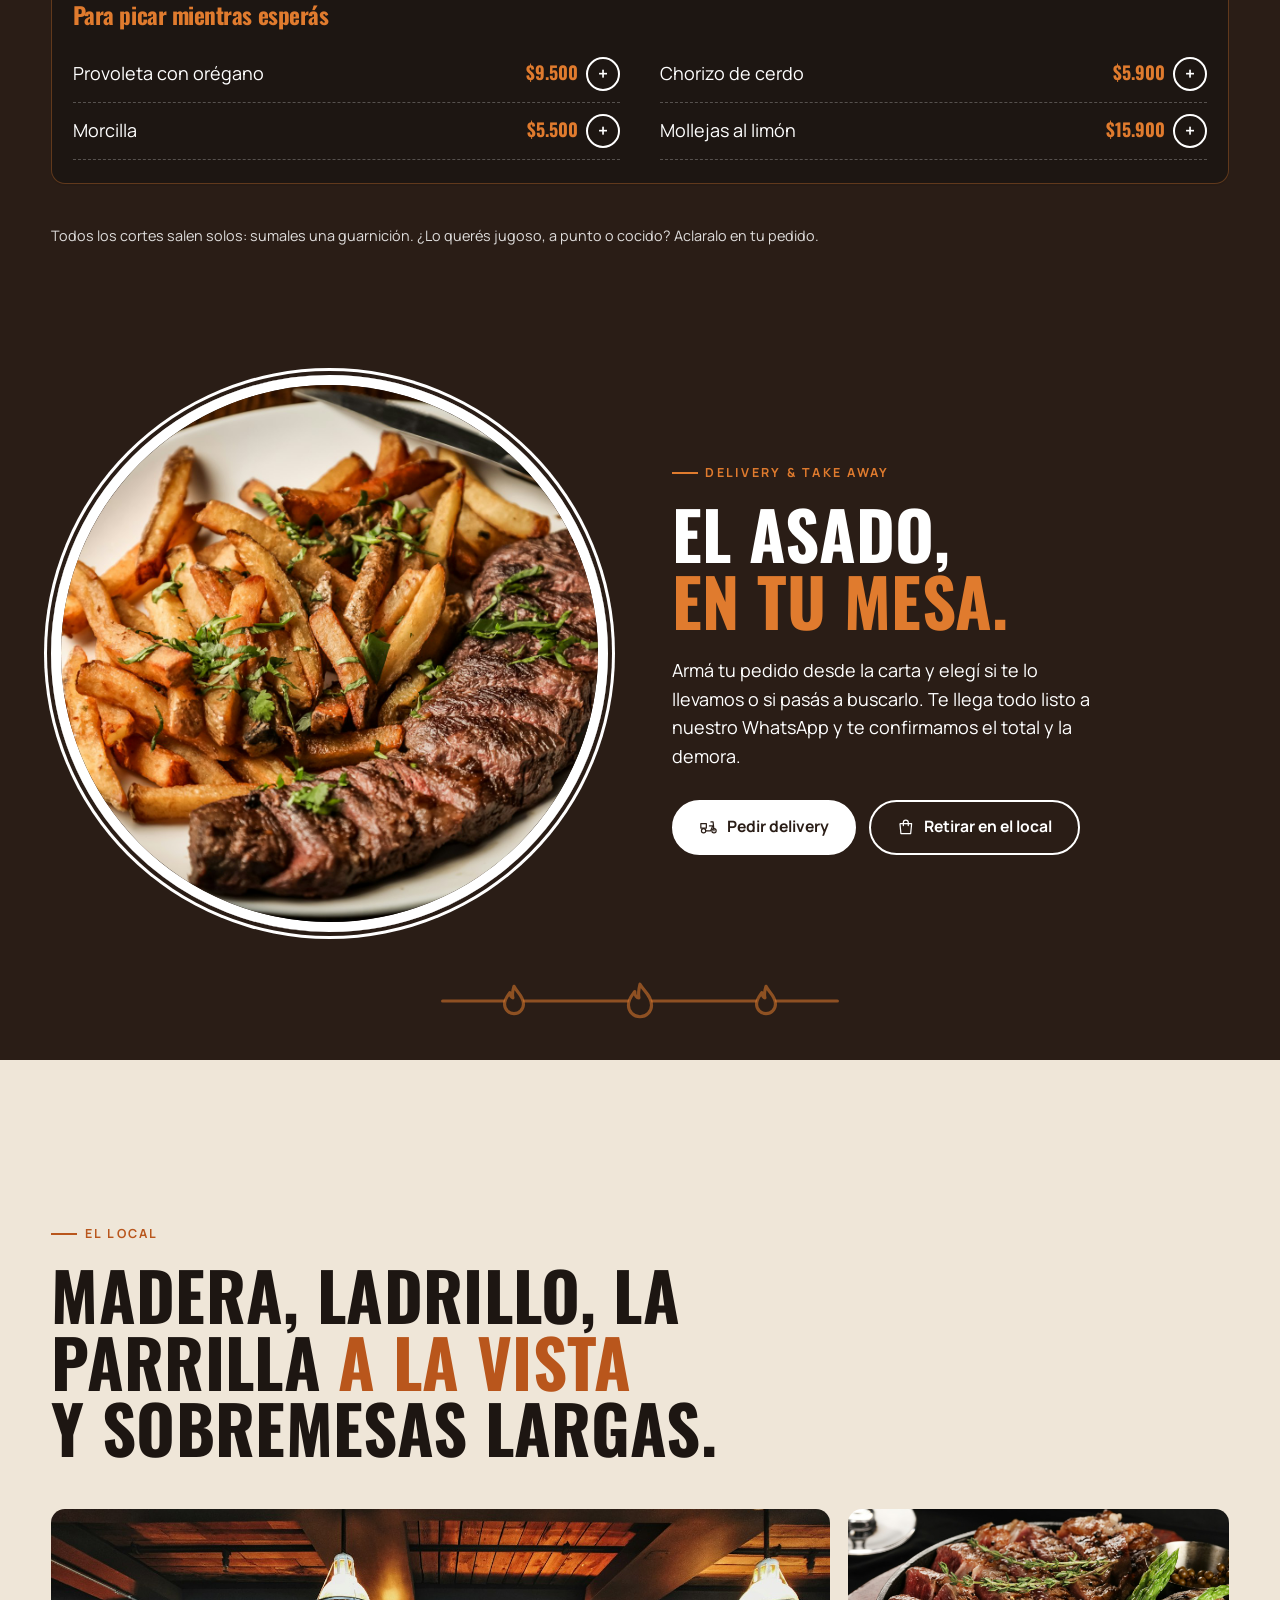
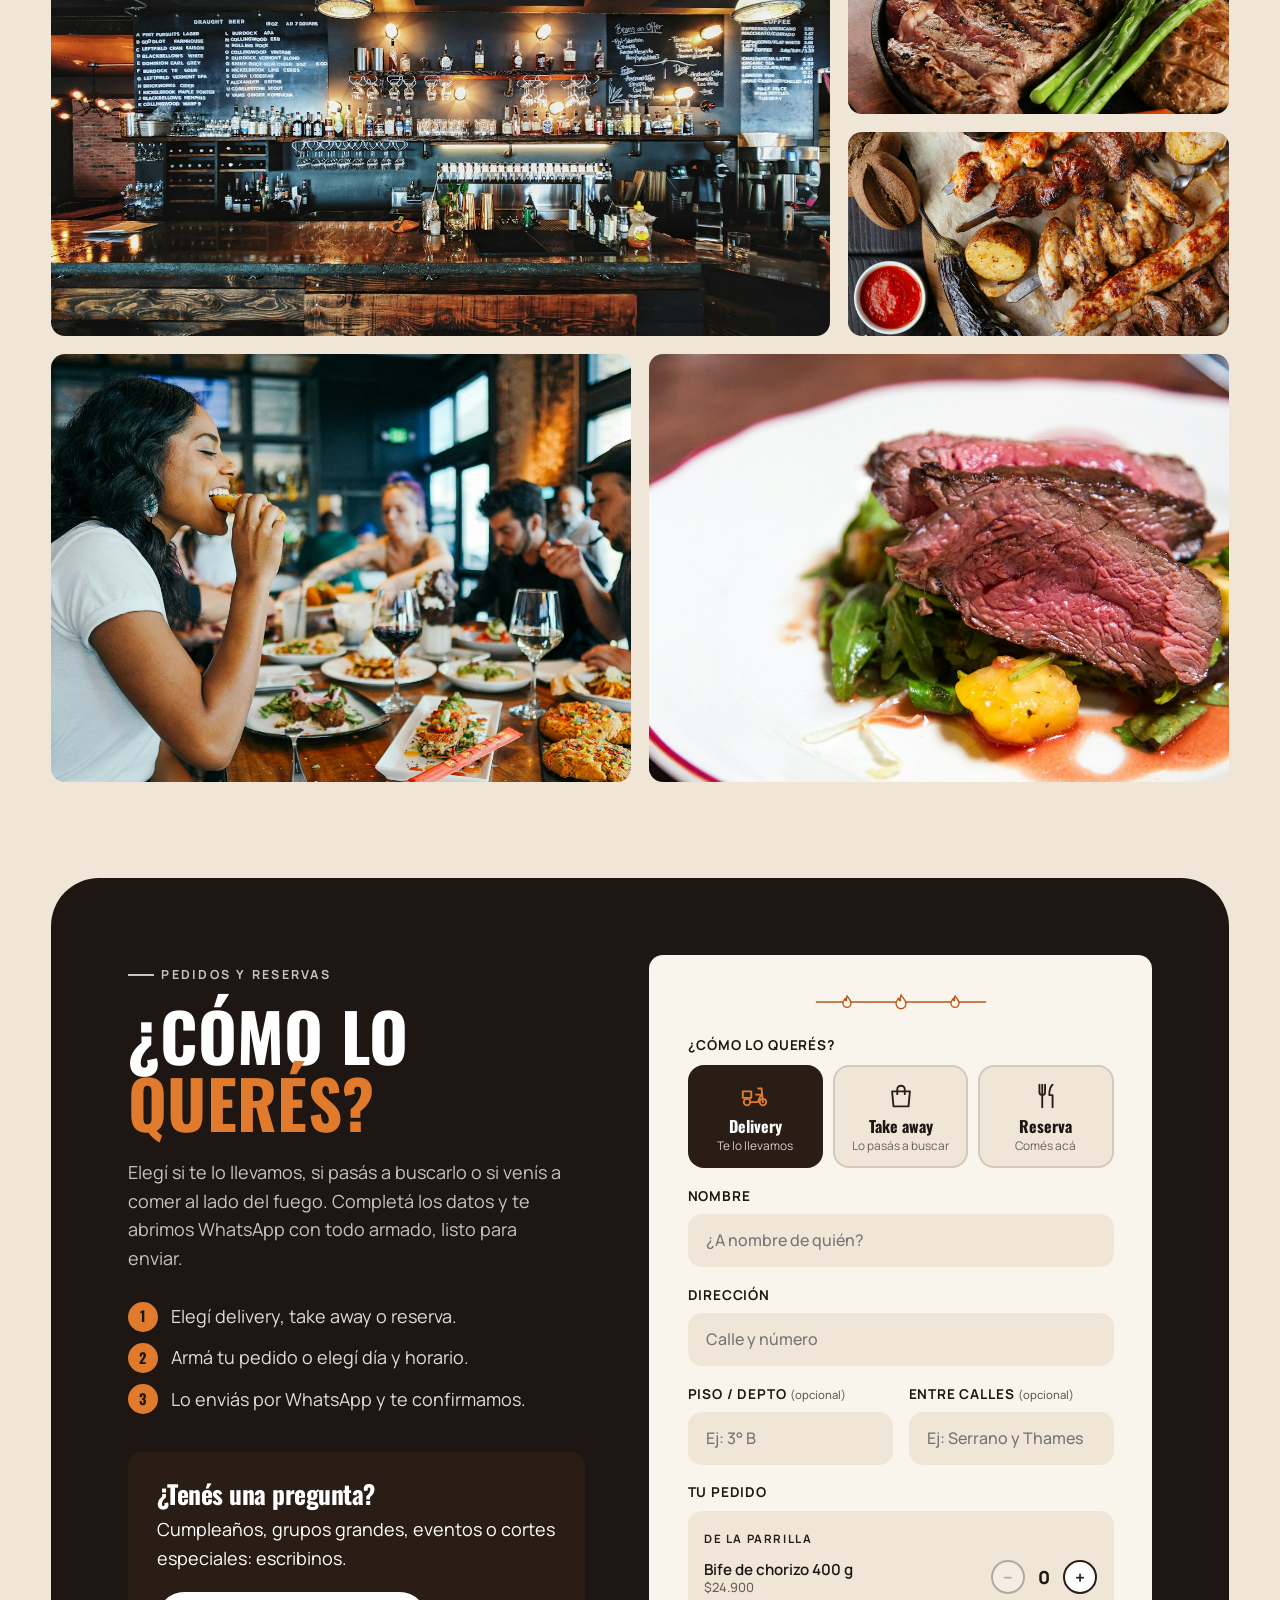
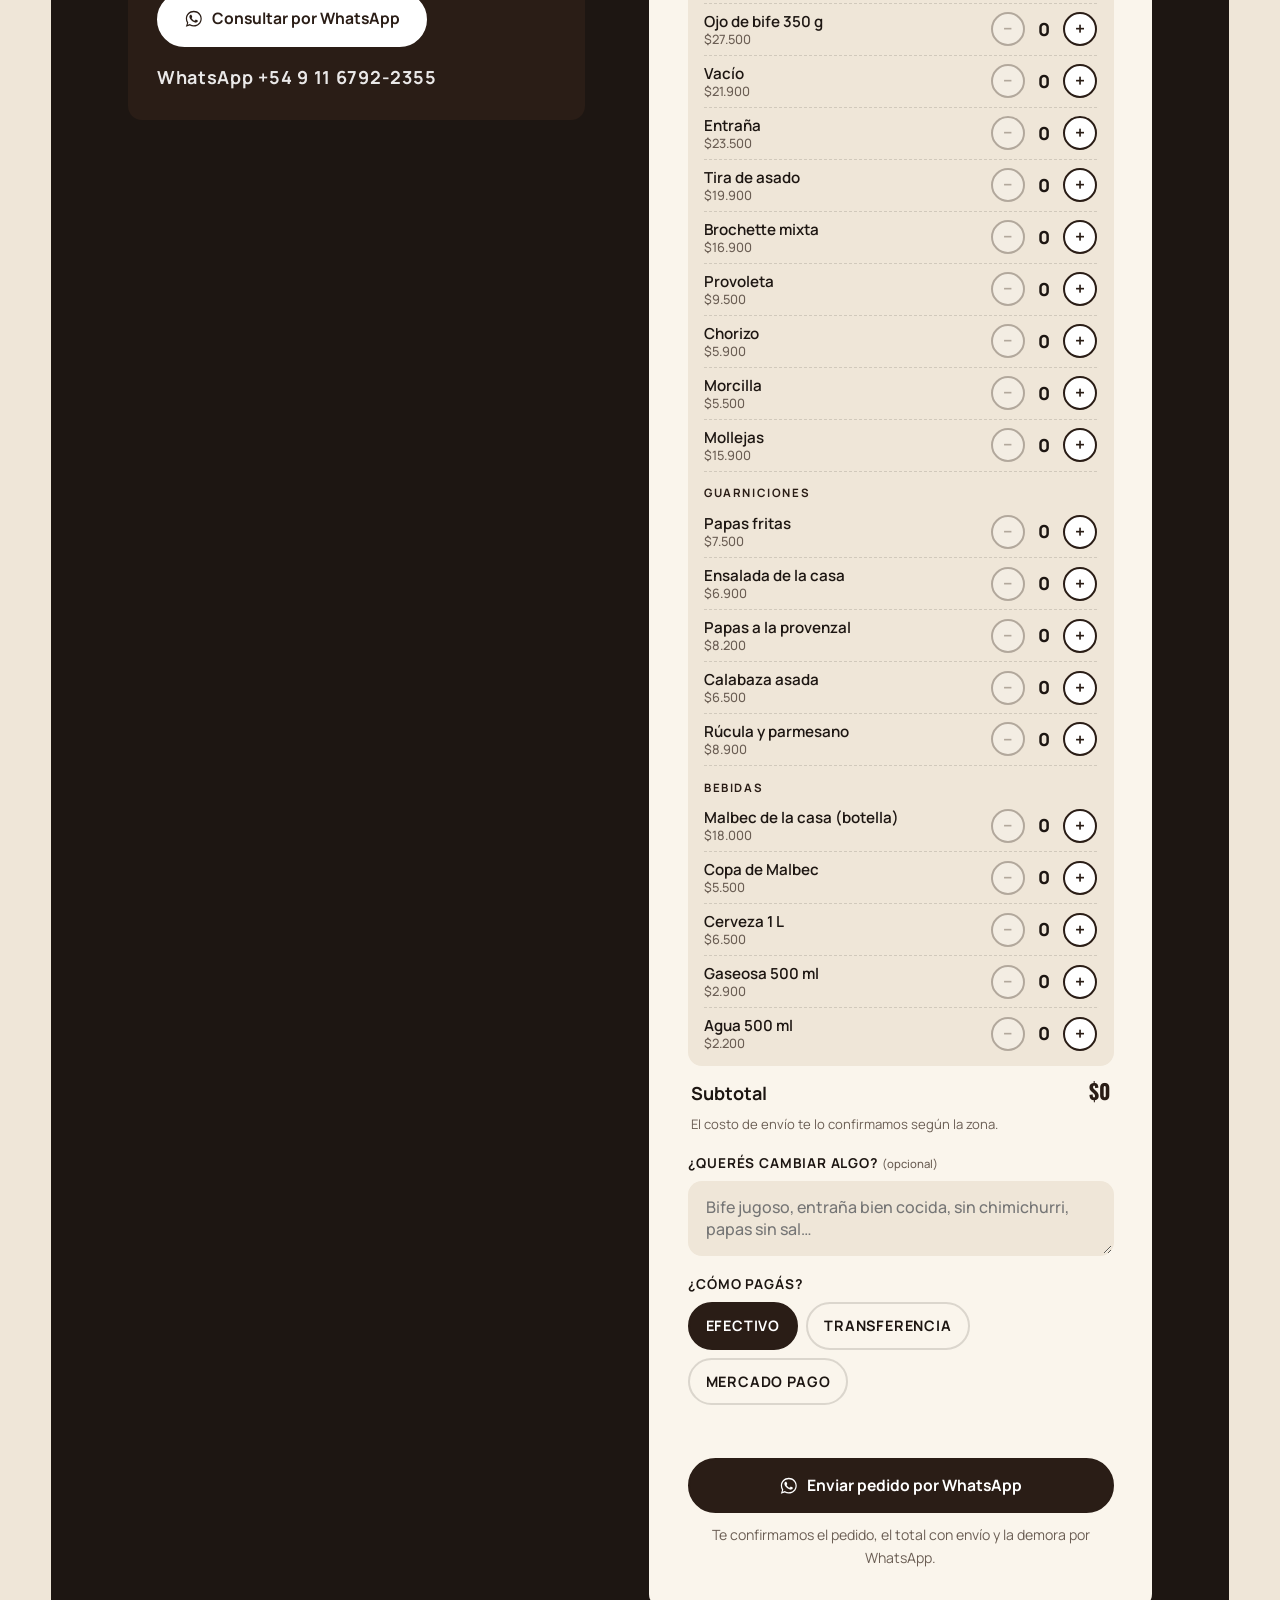
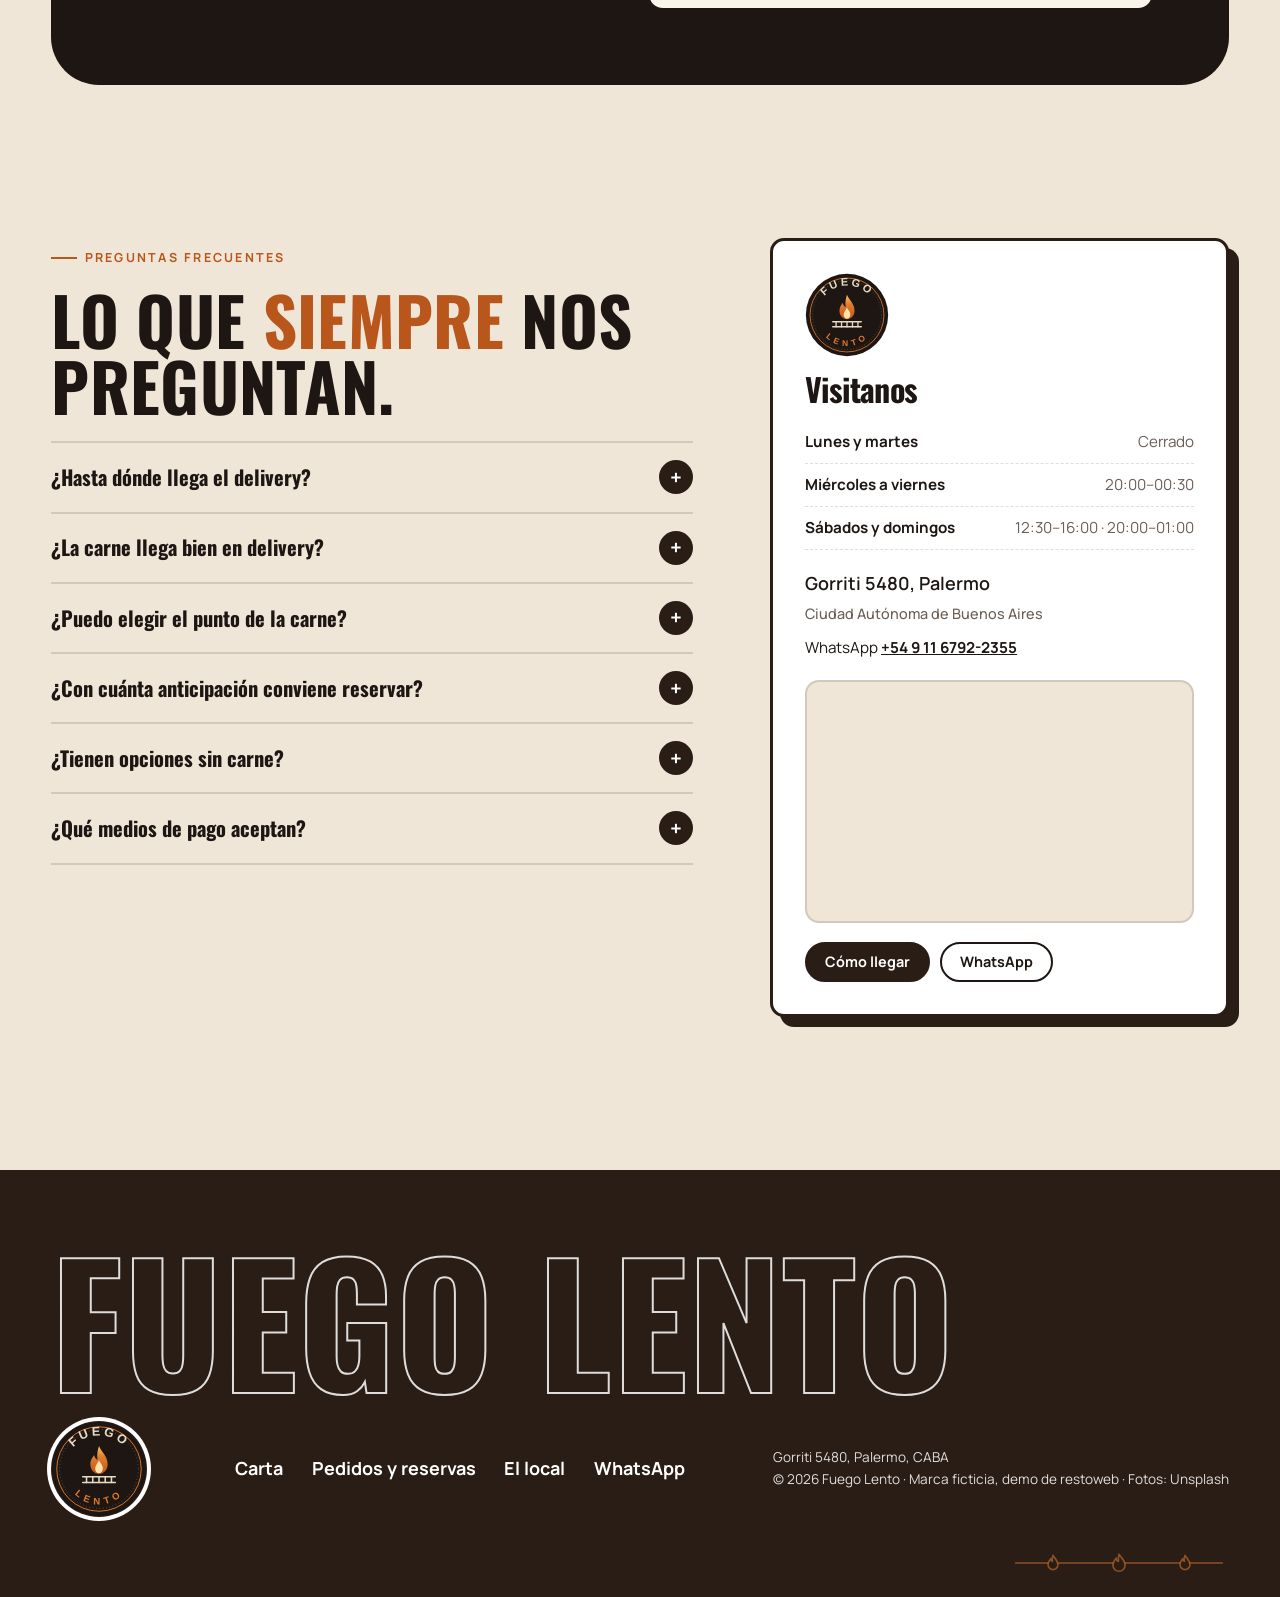
<file: demos/fuego-lento/index.html>
<!doctype html>
<html lang="es-AR" class="no-js">
<head>
  <meta charset="utf-8" />
  <meta name="viewport" content="width=device-width, initial-scale=1" />
  <title>Fuego Lento — Parrilla en Palermo</title>
  <meta name="description" content="Fuego Lento: parrilla a leña en Palermo, CABA. Pedí delivery, retirá en el local o reservá tu mesa por WhatsApp." />
  <meta name="theme-color" content="#1D1612" />
  <meta property="og:title" content="Fuego Lento — Parrilla en Palermo" />
  <meta property="og:description" content="Leña, tiempo y buena carne. Delivery, take away y reservas por WhatsApp." />
  <meta property="og:image" content="assets/img/hero.jpg" />
  <link rel="icon" type="image/svg+xml" href="assets/img/logo.svg" />
  <link rel="preconnect" href="https://fonts.googleapis.com" />
  <link rel="preconnect" href="https://fonts.gstatic.com" crossorigin />
  <link href="https://fonts.googleapis.com/css2?family=Oswald:wght@500;600;700&family=Manrope:wght@400;500;700&family=Caveat:wght@600&display=swap" rel="stylesheet" />
  <link rel="stylesheet" href="styles.css?v=20261030a" />
  <script defer src="lib/gsap.min.js?v=20261028b"></script>
  <script defer src="lib/ScrollTrigger.min.js?v=20261028b"></script>
  <script defer src="lib/manifest.js?v=20261030a"></script>
  <script defer src="main.js?v=20261030a"></script>
</head>
<body>

  <!-- Íconos y la "parrilla" que decora la página -->
  <svg width="0" height="0" style="position:absolute" aria-hidden="true">
    <symbol id="route" viewBox="0 0 400 40">
      <path d="M12 20h376" fill="none" stroke="currentColor" stroke-width="3" stroke-linecap="round"/>
      <g fill="var(--route-stop, #fff)" stroke="currentColor" stroke-width="3" stroke-linejoin="round">
        <path d="M80 6c3 6 9 9 9 17a9 9 0 0 1-18 0c0-5 3-8 5-11 0 3 2 5 3 5-1-4 0-8 1-11z"/>
        <path d="M200 4c4 7 11 11 11 20a11 11 0 0 1-22 0c0-6 3-9 6-13 0 4 2 6 4 6-1-5 0-9 1-13z"/>
        <path d="M320 6c3 6 9 9 9 17a9 9 0 0 1-18 0c0-5 3-8 5-11 0 3 2 5 3 5-1-4 0-8 1-11z"/>
      </g>
    </symbol>
    <symbol id="wa" viewBox="0 0 32 32">
      <path fill="currentColor" d="M16 3C8.8 3 3 8.7 3 15.8c0 2.5.7 4.9 2 7L3 29l6.4-2c2 1.1 4.3 1.7 6.6 1.7 7.2 0 13-5.7 13-12.8S23.2 3 16 3zm0 23.4c-2.1 0-4.1-.6-5.9-1.6l-.4-.3-3.8 1.2 1.2-3.7-.3-.4c-1.2-1.8-1.8-3.8-1.8-5.9C5 9.9 9.9 5.2 16 5.2s11 4.7 11 10.6-4.9 10.6-11 10.6zm6-7.9c-.3-.2-2-1-2.3-1.1-.3-.1-.5-.2-.8.2-.2.3-.9 1.1-1.1 1.3-.2.2-.4.2-.7.1-.3-.2-1.4-.5-2.7-1.6-1-.9-1.7-2-1.9-2.3-.2-.3 0-.5.1-.7l.5-.6c.2-.2.2-.3.3-.6.1-.2 0-.4 0-.6l-1-2.5c-.3-.7-.6-.6-.8-.6h-.7c-.2 0-.6.1-.9.4-.3.3-1.2 1.2-1.2 2.9s1.2 3.3 1.4 3.6c.2.2 2.4 3.6 5.8 5 .8.4 1.4.6 1.9.7.8.3 1.6.2 2.2.1.7-.1 2-.8 2.3-1.6.3-.8.3-1.5.2-1.6-.1-.2-.3-.3-.6-.4z"/>
    </symbol>
    <symbol id="i-moto" viewBox="0 0 32 32">
      <g fill="none" stroke="currentColor" stroke-width="2" stroke-linecap="round" stroke-linejoin="round">
        <circle cx="7.5" cy="22.5" r="3.5"/><circle cx="24.5" cy="22.5" r="3.5"/>
        <path d="M11 22.5h8l3.5-8H17M19.5 8h3.5l1.5 14.5M3 11h9v7H3z"/>
      </g>
    </symbol>
    <symbol id="i-bag" viewBox="0 0 32 32">
      <g fill="none" stroke="currentColor" stroke-width="2" stroke-linecap="round" stroke-linejoin="round">
        <path d="M6.5 11h19L24 27H8z"/><path d="M12 14V9a4 4 0 0 1 8 0v5"/>
      </g>
    </symbol>
    <symbol id="i-table" viewBox="0 0 32 32">
      <g fill="none" stroke="currentColor" stroke-width="2" stroke-linecap="round" stroke-linejoin="round">
        <path d="M9 4v8a3 3 0 0 0 6 0V4M12 4v24M23 4c-2.5 2-3.5 6-3.5 11H23v13"/>
      </g>
    </symbol>
  </svg>

  <!-- Splash -->
  <div class="splash" data-splash aria-hidden="true">
    <img src="assets/img/logo.svg" alt="" width="180" height="180" />
  </div>

  <!-- Nav -->
  <header class="nav" data-nav>
    <a href="#inicio" class="nav__logo" aria-label="Fuego Lento — inicio">
      <img src="assets/img/logo.svg" alt="Fuego Lento" width="56" height="56" />
    </a>
    <nav class="nav__links" data-menu aria-label="Principal">
      <a href="#historia">Historia</a>
      <a href="#menu">Carta</a>
      <a href="#local">El local</a>
      <a href="#faq">Preguntas</a>
      <a href="#pedir" class="btn btn--brand btn--sm">Pedir o reservar</a>
    </nav>
    <button class="nav__burger" data-burger aria-label="Abrir menú" aria-expanded="false">
      <span></span><span></span>
    </button>
  </header>

  <main>

    <!-- HERO -->
    <section class="hero" id="inicio">
      <canvas class="hero__embers" data-embers aria-hidden="true"></canvas>
      <div class="hero__copy">
        <p class="kicker">Parrilla a leña · Palermo</p>
        <h1 class="hero__title" data-split>Leña, tiempo<br />y <em>buena carne.</em></h1>
        <svg class="route route--hero" aria-hidden="true"><use href="#route"/></svg>
        <p class="hero__lead">Cortes elegidos uno por uno, quebracho y espinillo, y la paciencia de dejar que la brasa haga su trabajo. Te lo llevamos, lo pasás a buscar o te sentás a comerlo acá.</p>
        <div class="hero__ctas">
          <a href="#pedir" class="btn btn--brand">Pedir o reservar</a>
          <a href="#menu" class="btn btn--ghost">Ver la carta</a>
        </div>
        <ul class="hero__facts">
          <li><strong>Delivery</strong> en Palermo</li>
          <li><strong>Take away</strong> en 30 min</li>
          <li><strong>Mesas</strong> al lado del fuego</li>
        </ul>
      </div>
      <div class="hero__visual">
        <div class="hero__disc" data-parallax="0.12">
          <img src="assets/img/hero.jpg" alt="Costillas dorándose sobre la parrilla con brasas encendidas" width="1400" height="1400" fetchpriority="high" />
        </div>
        <svg class="hero__badge" viewBox="0 0 200 200" aria-hidden="true">
          <defs><path id="circ" d="M100,100 m-78,0 a78,78 0 1,1 156,0 a78,78 0 1,1 -156,0"/></defs>
          <circle cx="100" cy="100" r="96" />
          <text><textPath href="#circ">A LEÑA DESDE 2009 ✺ FUEGO LENTO ✺ </textPath></text>
          <text x="100" y="112" text-anchor="middle" class="hero__badge-mid">4 h</text>
        </svg>
        <span class="hero__note">la tira, cuatro horas<br/>a fuego lento ↘</span>
      </div>
    </section>

    <!-- MARQUEE -->
    <div class="marquee" aria-hidden="true">
      <div class="marquee__track">
        <span>Parrilla a leña</span><i>✺</i><span>Delivery</span><i>✺</i><span>Take away</span><i>✺</i><span>Cortes madurados</span><i>✺</i><span>Palermo, CABA</span><i>✺</i>
        <span>Parrilla a leña</span><i>✺</i><span>Delivery</span><i>✺</i><span>Take away</span><i>✺</i><span>Cortes madurados</span><i>✺</i><span>Palermo, CABA</span><i>✺</i>
      </div>
    </div>

    <!-- HISTORIA -->
    <section class="story" id="historia">
      <div class="story__images">
        <figure class="story__img story__img--a reveal"><img src="assets/img/story-a.jpg" alt="Tabla con cortes de carne crudos, chorizos y especias" loading="lazy" width="1400" height="933" /></figure>
        <figure class="story__img story__img--b reveal"><img src="assets/img/story-b.jpg" alt="Parrillero trabajando frente al fuego" loading="lazy" width="1200" height="800" /></figure>
        <div class="story__stamp" aria-hidden="true">
          <img src="assets/img/logo.svg" alt="" width="120" height="120" loading="lazy" />
        </div>
      </div>
      <div class="story__copy">
        <p class="kicker">Nuestra historia</p>
        <h2 class="h2 reveal">Empezó en un patio,<br/>con un domingo y <em>un asador.</em></h2>
        <p class="reveal">Fuego Lento nació de los asados de los domingos en la casa de los Ferreyra. Los amigos traían a otros amigos, el patio quedó chico y en 2009 nos animamos a abrir la parrilla en Palermo.</p>
        <p class="reveal">Seguimos haciendo lo mismo: leña de quebracho y espinillo, nada de gas, carne de feedlot cero y cortes madurados en cámara. Sal gruesa, brasa pareja y el tiempo que cada corte necesita.</p>
        <dl class="stats">
          <div><dt><span data-count="100">100</span>%</dt><dd>a leña</dd></div>
          <div><dt><span data-count="21">21</span></dt><dd>días de maduración</dd></div>
          <div><dt><span data-count="15">15</span></dt><dd>años de parrilla</dd></div>
        </dl>
      </div>
    </section>

    <!-- CARTA -->
    <section class="menu" id="menu">
      <div class="menu__head">
        <p class="kicker kicker--light">La carta</p>
        <h2 class="h2">Elegí tu <em>corte.</em></h2>
        <div class="tabs" role="tablist" data-tabs>
          <button role="tab" aria-selected="true" data-tab="cortes">De la parrilla</button>
          <button role="tab" aria-selected="false" data-tab="sides">Guarniciones</button>
          <button role="tab" aria-selected="false" data-tab="drinks">Bebidas</button>
        </div>
      </div>

      <!-- Cada producto con data-item + data-price aparece solo en el formulario de pedido. -->
      <div class="menu__grid" data-menu-grid>
        <!-- De la parrilla -->
        <article class="dish" data-cat="cortes" data-item="Bife de chorizo 400 g" data-price="24900">
          <div class="dish__img"><img src="assets/img/c-bife.jpg" alt="Bife de chorizo cortado en tabla" loading="lazy" width="1400" height="933" /><span class="dish__tag">El clásico</span></div>
          <div class="dish__body"><h3>Bife de chorizo</h3><p>400 g, alto y jugoso, con costra de sal gruesa. Lo servimos a punto salvo que nos pidas otra cosa.</p><div class="dish__foot"><span class="dish__price" data-price-label></span><button type="button" class="dish__add" data-add>+ Agregar</button></div></div>
        </article>
        <article class="dish" data-cat="cortes" data-item="Ojo de bife 350 g" data-price="27500">
          <div class="dish__img"><img src="assets/img/c-ojo.jpg" alt="Ojo de bife en sartén de hierro con papas" loading="lazy" width="1400" height="933" /><span class="dish__tag dish__tag--gold">Madurado 21 días</span></div>
          <div class="dish__body"><h3>Ojo de bife</h3><p>350 g del corte más marmolado, madurado en cámara. Con manteca de hierbas y ajo asado.</p><div class="dish__foot"><span class="dish__price" data-price-label></span><button type="button" class="dish__add" data-add>+ Agregar</button></div></div>
        </article>
        <article class="dish" data-cat="cortes" data-item="Vacío" data-price="21900">
          <div class="dish__img"><img src="assets/img/c-vacio.jpg" alt="Vacío cortado en tiras con papas" loading="lazy" width="1400" height="933" /></div>
          <div class="dish__body"><h3>Vacío</h3><p>Tres horas a fuego bajo, con la grasa crocante y el centro que se corta con cuchara.</p><div class="dish__foot"><span class="dish__price" data-price-label></span><button type="button" class="dish__add" data-add>+ Agregar</button></div></div>
        </article>
        <article class="dish" data-cat="cortes" data-item="Entraña" data-price="23500">
          <div class="dish__img"><img src="assets/img/c-entrana.jpg" alt="Entraña jugosa cortada" loading="lazy" width="1400" height="933" /></div>
          <div class="dish__body"><h3>Entraña</h3><p>Fina, sabrosa y bien sellada. Con chimichurri de la casa.</p><div class="dish__foot"><span class="dish__price" data-price-label></span><button type="button" class="dish__add" data-add>+ Agregar</button></div></div>
        </article>
        <article class="dish" data-cat="cortes" data-item="Tira de asado" data-price="19900">
          <div class="dish__img"><img src="assets/img/c-tira.jpg" alt="Tira de asado sobre tabla con tomates" loading="lazy" width="1200" height="801" /><span class="dish__tag">Para compartir</span></div>
          <div class="dish__body"><h3>Tira de asado</h3><p>Cuatro horas a fuego lento, como dice el nombre. Ideal para dos.</p><div class="dish__foot"><span class="dish__price" data-price-label></span><button type="button" class="dish__add" data-add>+ Agregar</button></div></div>
        </article>
        <article class="dish" data-cat="cortes" data-item="Brochette mixta" data-price="16900">
          <div class="dish__img"><img src="assets/img/c-brochette.jpg" alt="Brochettes de carne con papas y tomate" loading="lazy" width="1400" height="933" /></div>
          <div class="dish__body"><h3>Brochette mixta</h3><p>Bife, cerdo, morrón y cebolla morada, con papas fritas.</p><div class="dish__foot"><span class="dish__price" data-price-label></span><button type="button" class="dish__add" data-add>+ Agregar</button></div></div>
        </article>
        <article class="dish dish--list dish--wide" data-cat="cortes">
          <div class="dish__body">
            <h3>Para picar mientras esperás</h3>
            <ul class="pricelist">
              <li data-item="Provoleta" data-price="9500"><span>Provoleta con orégano</span><b data-price-label></b><button type="button" class="pricelist__add" data-add aria-label="Agregar Provoleta al pedido">+</button></li>
              <li data-item="Chorizo" data-price="5900"><span>Chorizo de cerdo</span><b data-price-label></b><button type="button" class="pricelist__add" data-add aria-label="Agregar Chorizo al pedido">+</button></li>
              <li data-item="Morcilla" data-price="5500"><span>Morcilla</span><b data-price-label></b><button type="button" class="pricelist__add" data-add aria-label="Agregar Morcilla al pedido">+</button></li>
              <li data-item="Mollejas" data-price="15900"><span>Mollejas al limón</span><b data-price-label></b><button type="button" class="pricelist__add" data-add aria-label="Agregar Mollejas al pedido">+</button></li>
            </ul>
          </div>
        </article>
        <!-- Guarniciones -->
        <article class="dish" data-cat="sides" data-item="Papas fritas" data-price="7500">
          <div class="dish__img"><img src="assets/img/s-papas.jpg" alt="Papas fritas en plato oscuro" loading="lazy" width="1400" height="933" /></div>
          <div class="dish__body"><h3>Papas fritas</h3><p>Cortadas a mano y fritas dos veces. Para dos personas.</p><div class="dish__foot"><span class="dish__price" data-price-label></span><button type="button" class="dish__add" data-add>+ Agregar</button></div></div>
        </article>
        <article class="dish" data-cat="sides" data-item="Ensalada de la casa" data-price="6900">
          <div class="dish__img"><img src="assets/img/s-ensalada.jpg" alt="Ensalada de hojas verdes con cebolla morada" loading="lazy" width="1400" height="933" /></div>
          <div class="dish__body"><h3>Ensalada de la casa</h3><p>Hojas verdes, cebolla morada, tomate y vinagreta de mostaza.</p><div class="dish__foot"><span class="dish__price" data-price-label></span><button type="button" class="dish__add" data-add>+ Agregar</button></div></div>
        </article>
        <article class="dish dish--list" data-cat="sides">
          <div class="dish__body">
            <h3>Y además</h3>
            <ul class="pricelist">
              <li data-item="Papas a la provenzal" data-price="8200"><span>Papas a la provenzal</span><b data-price-label></b><button type="button" class="pricelist__add" data-add aria-label="Agregar Papas a la provenzal al pedido">+</button></li>
              <li data-item="Calabaza asada" data-price="6500"><span>Calabaza asada en las brasas</span><b data-price-label></b><button type="button" class="pricelist__add" data-add aria-label="Agregar Calabaza asada al pedido">+</button></li>
              <li data-item="Rúcula y parmesano" data-price="8900"><span>Rúcula y parmesano</span><b data-price-label></b><button type="button" class="pricelist__add" data-add aria-label="Agregar Rúcula y parmesano al pedido">+</button></li>
            </ul>
          </div>
        </article>
        <!-- Bebidas -->
        <article class="dish" data-cat="drinks" data-item="Malbec de la casa (botella)" data-price="18000">
          <div class="dish__img"><img src="assets/img/d-vino.jpg" alt="Copas de vino tinto brindando" loading="lazy" width="1400" height="933" /></div>
          <div class="dish__body"><h3>Malbec de la casa</h3><p>Botella de 750 ml de una bodega chica de Luján de Cuyo. El que mejor va con la carne.</p><div class="dish__foot"><span class="dish__price" data-price-label></span><button type="button" class="dish__add" data-add>+ Agregar</button></div></div>
        </article>
        <article class="dish dish--list" data-cat="drinks">
          <div class="dish__body">
            <h3>Y además</h3>
            <ul class="pricelist">
              <li data-item="Copa de Malbec" data-price="5500"><span>Copa de Malbec</span><b data-price-label></b><button type="button" class="pricelist__add" data-add aria-label="Agregar Copa de Malbec al pedido">+</button></li>
              <li data-item="Cerveza 1 L" data-price="6500"><span>Cerveza 1 L</span><b data-price-label></b><button type="button" class="pricelist__add" data-add aria-label="Agregar Cerveza 1 L al pedido">+</button></li>
              <li data-item="Gaseosa 500 ml" data-price="2900"><span>Gaseosa 500 ml</span><b data-price-label></b><button type="button" class="pricelist__add" data-add aria-label="Agregar Gaseosa 500 ml al pedido">+</button></li>
              <li data-item="Agua 500 ml" data-price="2200"><span>Agua 500 ml</span><b data-price-label></b><button type="button" class="pricelist__add" data-add aria-label="Agregar Agua 500 ml al pedido">+</button></li>
            </ul>
          </div>
        </article>
      </div>
      <p class="menu__note">Todos los cortes salen solos: sumales una guarnición. ¿Lo querés jugoso, a punto o cocido? Aclaralo en tu pedido.</p>
    </section>

    <!-- DELIVERY / TAKE AWAY -->
    <section class="combo" id="combo">
      <div class="combo__img reveal"><img src="assets/img/combo.jpg" alt="Plato con corte a la parrilla y papas fritas" loading="lazy" width="1200" height="1200" /></div>
      <div class="combo__copy">
        <p class="kicker kicker--light">Delivery &amp; take away</p>
        <h2 class="h2 reveal">El asado,<br/><em>en tu mesa.</em></h2>
        <p class="reveal">Armá tu pedido desde la carta y elegí si te lo llevamos o si pasás a buscarlo. Te llega todo listo a nuestro WhatsApp y te confirmamos el total y la demora.</p>
        <div class="combo__ctas reveal">
          <a class="btn btn--white" href="#pedir" data-mode="delivery">
            <svg class="ico" aria-hidden="true"><use href="#i-moto"/></svg> Pedir delivery
          </a>
          <a class="btn btn--outline-white" href="#pedir" data-mode="takeaway">
            <svg class="ico" aria-hidden="true"><use href="#i-bag"/></svg> Retirar en el local
          </a>
        </div>
      </div>
      <svg class="route route--combo" aria-hidden="true"><use href="#route"/></svg>
    </section>

    <!-- EL LOCAL / GALERÍA -->
    <section class="place" id="local">
      <div class="place__head">
        <p class="kicker">El local</p>
        <h2 class="h2 reveal">Madera, ladrillo, la parrilla <em>a la vista</em><br/>y sobremesas largas.</h2>
      </div>
      <div class="gallery">
        <figure class="g g--1 reveal"><img src="assets/img/interior.jpg" alt="Barra de madera con luces cálidas" loading="lazy" width="1400" height="933" data-parallax="-0.06" /></figure>
        <figure class="g g--2 reveal"><img src="assets/img/g-plancha.jpg" alt="Corte en plancha caliente con espárragos" loading="lazy" width="1400" height="933" /></figure>
        <figure class="g g--3 reveal"><img src="assets/img/g-parrillada.jpg" alt="Parrillada con salsas para compartir" loading="lazy" width="1400" height="933" /></figure>
        <figure class="g g--4 reveal"><img src="assets/img/g-mesa.jpg" alt="Amigos comiendo en una mesa larga" loading="lazy" width="1400" height="933" data-parallax="-0.06" /></figure>
        <figure class="g g--5 reveal"><img src="assets/img/g-plato.jpg" alt="Corte de carne jugoso emplatado" loading="lazy" width="1400" height="933" /></figure>
      </div>
    </section>

    <!-- PEDIDOS Y RESERVAS -->
    <section class="book" id="pedir">
      <div class="book__intro">
        <p class="kicker kicker--light">Pedidos y reservas</p>
        <h2 class="h2">¿Cómo lo<br/><em>querés?</em></h2>
        <p>Elegí si te lo llevamos, si pasás a buscarlo o si venís a comer al lado del fuego. Completá los datos y te abrimos WhatsApp con todo armado, listo para enviar.</p>
        <ol class="book__steps">
          <li><b>1</b> Elegí delivery, take away o reserva.</li>
          <li><b>2</b> Armá tu pedido o elegí día y horario.</li>
          <li><b>3</b> Lo enviás por WhatsApp y te confirmamos.</li>
        </ol>
        <div class="book__card">
          <h3>¿Tenés una pregunta?</h3>
          <p>Cumpleaños, grupos grandes, eventos o cortes especiales: escribinos.</p>
          <a class="btn btn--white" data-wa="question" href="https://wa.me/5491167922355" target="_blank" rel="noopener">
            <svg class="ico" aria-hidden="true"><use href="#wa"/></svg> Consultar por WhatsApp
          </a>
          <p class="book__phone">WhatsApp +54 9 11 6792-2355</p>
        </div>
      </div>

      <form class="form" data-order novalidate>
        <svg class="route route--form" aria-hidden="true"><use href="#route"/></svg>

        <fieldset class="modes">
          <legend class="label">¿Cómo lo querés?</legend>
          <div class="modes__grid">
            <label><input type="radio" name="mode" value="delivery" checked /><span><svg aria-hidden="true"><use href="#i-moto"/></svg><b>Delivery</b><small>Te lo llevamos</small></span></label>
            <label><input type="radio" name="mode" value="takeaway" /><span><svg aria-hidden="true"><use href="#i-bag"/></svg><b>Take away</b><small>Lo pasás a buscar</small></span></label>
            <label><input type="radio" name="mode" value="reserva" /><span><svg aria-hidden="true"><use href="#i-table"/></svg><b>Reserva</b><small>Comés acá</small></span></label>
          </div>
        </fieldset>

        <div class="field">
          <label for="f-name">Nombre</label>
          <input id="f-name" name="name" type="text" autocomplete="name" placeholder="¿A nombre de quién?" />
        </div>

        <!-- Delivery -->
        <div class="form__group" data-show="delivery">
          <div class="field">
            <label for="f-address">Dirección</label>
            <input id="f-address" name="address" type="text" autocomplete="street-address" placeholder="Calle y número" />
          </div>
          <div class="field-row">
            <div class="field">
              <label for="f-floor">Piso / depto <small>(opcional)</small></label>
              <input id="f-floor" name="floor" type="text" placeholder="Ej: 3° B" />
            </div>
            <div class="field">
              <label for="f-ref">Entre calles <small>(opcional)</small></label>
              <input id="f-ref" name="ref" type="text" placeholder="Ej: Serrano y Thames" />
            </div>
          </div>
        </div>

        <!-- Delivery y take away: el pedido -->
        <div class="form__group" data-show="delivery takeaway">
          <div class="field">
            <span class="label">Tu pedido</span>
            <ul class="cart" data-cart></ul>
            <p class="cart__total"><span>Subtotal</span><b data-total>$0</b></p>
            <p class="cart__hint" data-show="delivery">El costo de envío te lo confirmamos según la zona.</p>
          </div>
          <div class="field">
            <label for="f-changes">¿Querés cambiar algo? <small>(opcional)</small></label>
            <textarea id="f-changes" name="changes" rows="2" placeholder="Bife jugoso, entraña bien cocida, sin chimichurri, papas sin sal…"></textarea>
          </div>
          <div class="field" data-show="takeaway">
            <label for="f-pickup">¿Cuándo pasás a buscarlo?</label>
            <select id="f-pickup" name="pickup">
              <option>Lo antes posible (25–35 min)</option>
              <option>En 45 minutos</option>
              <option>En 1 hora</option>
              <option>Más tarde (lo aclaro en el chat)</option>
            </select>
          </div>
          <div class="field">
            <span class="label" id="l-pay">¿Cómo pagás?</span>
            <div class="chips" role="radiogroup" aria-labelledby="l-pay">
              <label><input type="radio" name="pay" value="Efectivo" checked /><span>Efectivo</span></label>
              <label><input type="radio" name="pay" value="Transferencia" /><span>Transferencia</span></label>
              <label><input type="radio" name="pay" value="Mercado Pago" /><span>Mercado Pago</span></label>
            </div>
          </div>
        </div>

        <!-- Reserva -->
        <div class="form__group" data-show="reserva" hidden>
          <div class="field">
            <span class="label" id="l-people">Personas</span>
            <div class="people" role="radiogroup" aria-labelledby="l-people">
              <label><input type="radio" name="people" value="1" /><span>1</span></label>
              <label><input type="radio" name="people" value="2" checked /><span>2</span></label>
              <label><input type="radio" name="people" value="3" /><span>3</span></label>
              <label><input type="radio" name="people" value="4" /><span>4</span></label>
              <label><input type="radio" name="people" value="5" /><span>5</span></label>
              <label><input type="radio" name="people" value="6" /><span>6</span></label>
              <label><input type="radio" name="people" value="7+" /><span>7+</span></label>
            </div>
          </div>
          <div class="field-row">
            <div class="field">
              <label for="f-date">Fecha</label>
              <input id="f-date" name="date" type="date" />
            </div>
            <div class="field">
              <label for="f-time">Horario</label>
              <select id="f-time" name="time" data-slots>
                <option value="">Elegí</option>
              </select>
            </div>
          </div>
          <div class="field">
            <label for="f-occasion">Ocasión <small>(opcional)</small></label>
            <select id="f-occasion" name="occasion">
              <option value="">Ninguna en especial</option>
              <option>Cumpleaños</option>
              <option>Aniversario</option>
              <option>Salida con amigos</option>
              <option>Reunión de trabajo</option>
            </select>
          </div>
          <div class="field">
            <label for="f-notes">Comentarios <small>(opcional)</small></label>
            <textarea id="f-notes" name="notes" rows="3" placeholder="Silla para bebé, alergias, mesa cerca de la parrilla…"></textarea>
          </div>
        </div>

        <p class="form__error" data-error role="alert"></p>
        <button class="btn btn--brand btn--full" type="submit">
          <svg class="ico" aria-hidden="true"><use href="#wa"/></svg> <span data-submit-label>Enviar pedido por WhatsApp</span>
        </button>
        <p class="form__note" data-note>Te confirmamos el pedido, el total con envío y la demora por WhatsApp.</p>
        <div class="form__done" data-done hidden>
          <strong>¡Listo!</strong> <span data-done-text>Te abrimos WhatsApp con tu pedido.</span> Solo tenés que tocar enviar.
          <a href="#" data-done-link target="_blank" rel="noopener">¿No se abrió? Tocá acá.</a>
        </div>
      </form>
    </section>

    <!-- FAQ + INFO -->
    <section class="info" id="faq">
      <div class="faq">
        <p class="kicker">Preguntas frecuentes</p>
        <h2 class="h2 reveal">Lo que <em>siempre</em> nos preguntan.</h2>
        <details>
          <summary>¿Hasta dónde llega el delivery?</summary>
          <p>Hacemos envíos en Palermo, Colegiales, Villa Crespo y Chacarita. Cuando nos mandás el pedido te confirmamos el costo de envío según la zona y cuánto tarda.</p>
        </details>
        <details>
          <summary>¿La carne llega bien en delivery?</summary>
          <p>Sí. La sacamos un punto antes y la mandamos en envases de cartón que no la humedecen, así llega como te gusta.</p>
        </details>
        <details>
          <summary>¿Puedo elegir el punto de la carne?</summary>
          <p>Claro. En el pedido tenés un lugar para aclararlo: jugoso, a punto o cocido, y cualquier otro cambio que necesites.</p>
        </details>
        <details>
          <summary>¿Con cuánta anticipación conviene reservar?</summary>
          <p>Para viernes, sábados y domingos al mediodía, con dos o tres días. Para grupos de 7 o más, escribinos por WhatsApp y armamos la mesa.</p>
        </details>
        <details>
          <summary>¿Tienen opciones sin carne?</summary>
          <p>Sí: provoleta, calabaza asada, ensaladas y verduras a las brasas. Avisanos si tenés alguna restricción.</p>
        </details>
        <details>
          <summary>¿Qué medios de pago aceptan?</summary>
          <p>Efectivo, transferencia y Mercado Pago, tanto en el local como en delivery y take away.</p>
        </details>
      </div>

      <aside class="visit">
        <div class="visit__card">
          <img src="assets/img/logo.svg" alt="" width="84" height="84" loading="lazy" />
          <h3>Visitanos</h3>
          <dl class="hours">
            <div><dt>Lunes y martes</dt><dd>Cerrado</dd></div>
            <div><dt>Miércoles a viernes</dt><dd>20:00–00:30</dd></div>
            <div><dt>Sábados y domingos</dt><dd>12:30–16:00 · 20:00–01:00</dd></div>
          </dl>
          <p class="visit__addr">Gorriti 5480, Palermo<br/><span>Ciudad Autónoma de Buenos Aires</span></p>
          <p class="visit__tel">WhatsApp <a href="https://wa.me/5491167922355" target="_blank" rel="noopener">+54 9 11 6792-2355</a></p>
          <div class="visit__map">
            <iframe title="Mapa: Palermo, Buenos Aires" src="https://www.google.com/maps?q=Palermo,+Buenos+Aires&amp;output=embed" loading="lazy" referrerpolicy="no-referrer-when-downgrade"></iframe>
          </div>
          <div class="visit__ctas">
            <a class="btn btn--brand btn--sm" href="https://www.google.com/maps/search/?api=1&amp;query=Palermo,+Buenos+Aires" target="_blank" rel="noopener">Cómo llegar</a>
            <a class="btn btn--ghost btn--sm" data-wa="question" href="https://wa.me/5491167922355" target="_blank" rel="noopener">WhatsApp</a>
          </div>
        </div>
      </aside>
    </section>

  </main>

  <!-- FOOTER -->
  <footer class="foot">
    <p class="foot__big" aria-hidden="true">Fuego Lento</p>
    <div class="foot__row">
      <img src="assets/img/logo.svg" alt="Fuego Lento" width="96" height="96" loading="lazy" />
      <nav aria-label="Pie de página">
        <a href="#menu">Carta</a>
        <a href="#pedir">Pedidos y reservas</a>
        <a href="#local">El local</a>
        <a href="https://wa.me/5491167922355" target="_blank" rel="noopener">WhatsApp</a>
      </nav>
      <p class="foot__small">Gorriti 5480, Palermo, CABA<br/>© <span data-year>2026</span> Fuego Lento · Marca ficticia, demo de restoweb · Fotos: Unsplash</p>
    </div>
    <svg class="route route--foot" aria-hidden="true"><use href="#route"/></svg>
  </footer>

  <!-- Pedido en curso -->
  <a class="cart-pill" href="#pedir" data-cart-pill hidden>
    <svg aria-hidden="true"><use href="#i-bag"/></svg> Tu pedido · <b data-cart-count>0</b>
  </a>

  <!-- Floating WhatsApp -->
  <a class="wa-float" data-wa="question" href="https://wa.me/5491167922355" target="_blank" rel="noopener" aria-label="Escribinos por WhatsApp">
    <svg aria-hidden="true"><use href="#wa"/></svg>
    <span>¿Consultas?</span>
  </a>

</body>
</html>
</file>
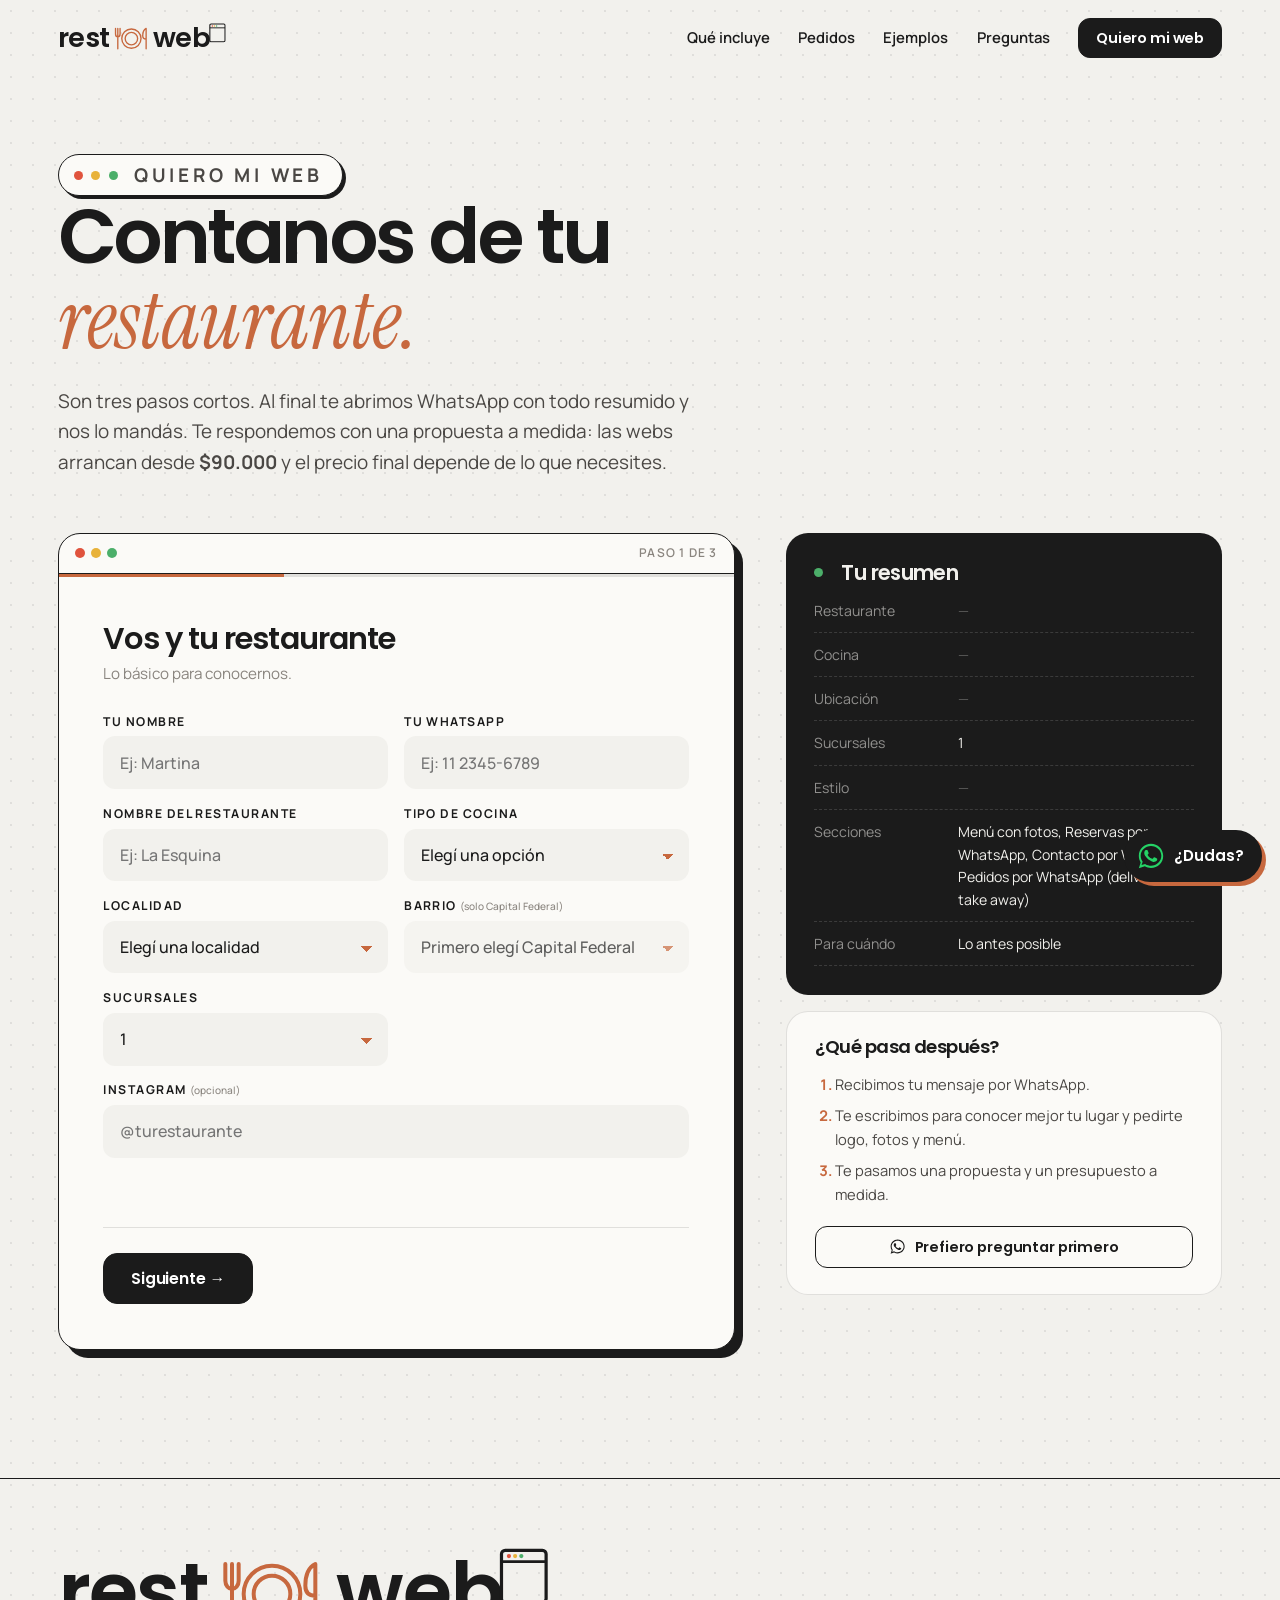
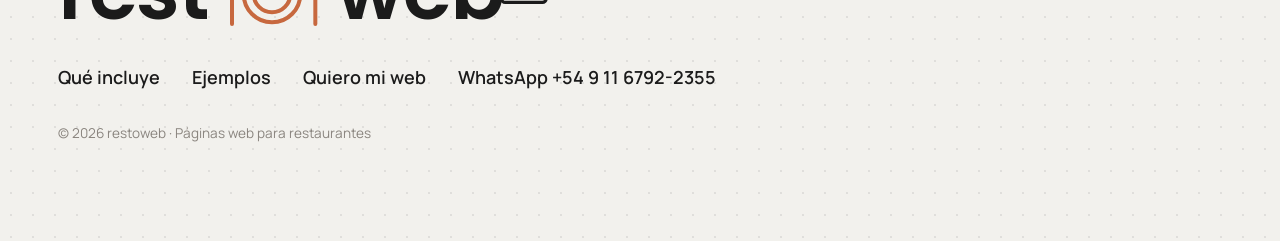
<file: quiero-mi-web.html>
<!doctype html>
<html lang="es-AR" class="no-js">
<head>
  <meta charset="utf-8" />
  <meta name="viewport" content="width=device-width, initial-scale=1" />
  <title>Quiero mi web — restoweb</title>
  <meta name="description" content="Contanos de tu restaurante y armamos tu web a medida: menú, pedidos y reservas por WhatsApp, sucursales con mapa y más." />
  <meta name="theme-color" content="#F2F1ED" />
  <link rel="icon" type="image/png" href="assets/img/logo-restoweb.png" />
  <link rel="preconnect" href="https://fonts.googleapis.com" />
  <link rel="preconnect" href="https://fonts.gstatic.com" crossorigin />
  <link href="https://fonts.googleapis.com/css2?family=Poppins:wght@400;500;600;700&family=Instrument+Serif:ital@0;1&family=Manrope:wght@400;500;600;700&display=swap" rel="stylesheet" />
  <link rel="stylesheet" href="styles.css?v=20261030c" />
  <script defer src="lib/manifest.js?v=20261028b"></script>
  <script defer src="main.js?v=20261029a"></script>
</head>
<body>

  <svg width="0" height="0" style="position:absolute" aria-hidden="true">
    <symbol id="i-wa" viewBox="0 0 32 32">
      <path fill="currentColor" d="M16 3C8.8 3 3 8.7 3 15.8c0 2.5.7 4.9 2 7L3 29l6.4-2c2 1.1 4.3 1.7 6.6 1.7 7.2 0 13-5.7 13-12.8S23.2 3 16 3zm0 23.4c-2.1 0-4.1-.6-5.9-1.6l-.4-.3-3.8 1.2 1.2-3.7-.3-.4c-1.2-1.8-1.8-3.8-1.8-5.9C5 9.9 9.9 5.2 16 5.2s11 4.7 11 10.6-4.9 10.6-11 10.6zm6-7.9c-.3-.2-2-1-2.3-1.1-.3-.1-.5-.2-.8.2-.2.3-.9 1.1-1.1 1.3-.2.2-.4.2-.7.1-.3-.2-1.4-.5-2.7-1.6-1-.9-1.7-2-1.9-2.3-.2-.3 0-.5.1-.7l.5-.6c.2-.2.2-.3.3-.6.1-.2 0-.4 0-.6l-1-2.5c-.3-.7-.6-.6-.8-.6h-.7c-.2 0-.6.1-.9.4-.3.3-1.2 1.2-1.2 2.9s1.2 3.3 1.4 3.6c.2.2 2.4 3.6 5.8 5 .8.4 1.4.6 1.9.7.8.3 1.6.2 2.2.1.7-.1 2-.8 2.3-1.6.3-.8.3-1.5.2-1.6-.1-.2-.3-.3-.6-.4z"/>
    </symbol>
    <symbol id="i-plate" viewBox="0 0 72 44">
      <g fill="none" stroke="currentColor" stroke-width="2.4" stroke-linecap="round" stroke-linejoin="round">
        <path d="M8 4v10c0 3 2 5 4 5s4-2 4-5V4M12 4v36"/>
        <circle cx="36" cy="22" r="17"/>
        <circle cx="36" cy="22" r="11"/>
        <path d="M62 40V4c-4 2-6 7-6 13 0 4 2 6 6 6"/>
      </g>
    </symbol>
    <symbol id="i-win" viewBox="0 0 40 46">
      <rect x="2" y="2" width="36" height="42" rx="3" fill="none" stroke="currentColor" stroke-width="2.6"/>
      <path d="M2 11h36" stroke="currentColor" stroke-width="2.2"/>
      <circle cx="8" cy="6.6" r="1.7" fill="#E0533D"/><circle cx="13" cy="6.6" r="1.7" fill="#E8B23A"/><circle cx="18" cy="6.6" r="1.7" fill="#4CAF6A"/>
    </symbol>
  </svg>

  <header class="nav" data-nav>
    <a href="index.html" class="logo" aria-label="restoweb — inicio">rest<svg class="logo__plate" aria-hidden="true"><use href="#i-plate"/></svg>web<svg class="logo__win" aria-hidden="true"><use href="#i-win"/></svg></a>
    <nav class="nav__links" data-menu aria-label="Principal">
      <a href="index.html#incluye">Qué incluye</a>
      <a href="index.html#pedidos">Pedidos</a>
      <a href="index.html#ejemplos">Ejemplos</a>
      <a href="index.html#faq">Preguntas</a>
      <a href="quiero-mi-web.html" class="btn btn--ink btn--sm" aria-current="page">Quiero mi web</a>
    </nav>
    <button class="nav__burger" data-burger aria-label="Abrir menú" aria-expanded="false"><span></span><span></span></button>
  </header>

  <main>
    <section class="apply-hero">
      <p class="eyebrow eyebrow--pill"><span class="dot dot--r"></span><span class="dot dot--y"></span><span class="dot dot--g"></span> Quiero mi web</p>
      <h1 class="rise">Contanos de tu<br/><em>restaurante.</em></h1>
      <p>Son tres pasos cortos. Al final te abrimos WhatsApp con todo resumido y nos lo mandás. Te respondemos con una propuesta a medida: las webs arrancan desde <strong>$90.000</strong> y el precio final depende de lo que necesites.</p>
    </section>

    <section class="apply">
      <form class="wizard" data-wizard novalidate>
        <div class="wizard__bar"><i></i><i></i><i></i><span data-step-label>Paso 1 de 3</span></div>
        <div class="wizard__progress"><span data-progress></span></div>
        <div class="wizard__body">

          <!-- Paso 1 -->
          <fieldset class="wstep is-active">
            <legend>Vos y tu restaurante</legend>
            <p class="wstep__hint">Lo básico para conocernos.</p>
            <div class="fgrid">
              <div class="f">
                <label for="q-name">Tu nombre</label>
                <input id="q-name" name="name" type="text" autocomplete="name" required data-label="tu nombre" placeholder="Ej: Martina" />
              </div>
              <div class="f">
                <label for="q-phone">Tu WhatsApp</label>
                <input id="q-phone" name="phone" type="tel" autocomplete="tel" required data-label="tu WhatsApp" placeholder="Ej: 11 2345-6789" />
              </div>
              <div class="f">
                <label for="q-resto">Nombre del restaurante</label>
                <input id="q-resto" name="resto" type="text" required data-label="nombre del restaurante" placeholder="Ej: La Esquina" />
              </div>
              <div class="f">
                <label for="q-kind">Tipo de cocina</label>
                <select id="q-kind" name="kind">
                  <option value="">Elegí una opción</option>
                  <option>Hamburguesería</option>
                  <option>Parrilla</option>
                  <option>Bodegón</option>
                  <option>Pizzería</option>
                  <option>Italiana / pastas</option>
                  <option>Sushi / japonesa</option>
                  <option>Café / brunch</option>
                  <option>Bar / cervecería</option>
                  <option>Heladería / pastelería</option>
                  <option>Cocina de autor</option>
                  <option>Vegetariana / vegana</option>
                  <option>Otra</option>
                </select>
              </div>
              <div class="f">
                <label for="q-locality">Localidad</label>
                <select id="q-locality" name="locality" required data-label="localidad" data-localities>
                  <option value="">Elegí una localidad</option>
                </select>
              </div>
              <div class="f">
                <label for="q-barrio">Barrio <small>(solo Capital Federal)</small></label>
                <select id="q-barrio" name="barrio" disabled data-label="barrio" data-barrios>
                  <option value="">Primero elegí Capital Federal</option>
                </select>
              </div>
              <div class="f">
                <label for="q-branches">Sucursales</label>
                <select id="q-branches" name="branches">
                  <option>1</option><option>2</option><option>3</option><option>4 o más</option>
                </select>
              </div>
              <div class="f f--full">
                <label for="q-ig">Instagram <small>(opcional)</small></label>
                <input id="q-ig" name="instagram" type="text" placeholder="@turestaurante" />
              </div>
            </div>
          </fieldset>

          <!-- Paso 2 -->
          <fieldset class="wstep">
            <legend>La estética</legend>
            <p class="wstep__hint">¿Cómo se siente tu lugar? Elegí todas las que quieras.</p>
            <div class="fgrid">
              <div class="f f--full">
                <span class="flabel">Estilo</span>
                <div class="pills">
                  <label><input type="checkbox" name="style" value="Elegante" /><span>Elegante</span></label>
                  <label><input type="checkbox" name="style" value="Moderno" /><span>Moderno</span></label>
                  <label><input type="checkbox" name="style" value="Rústico" /><span>Rústico</span></label>
                  <label><input type="checkbox" name="style" value="Minimalista" /><span>Minimalista</span></label>
                  <label><input type="checkbox" name="style" value="Divertido / colorido" /><span>Divertido / colorido</span></label>
                  <label><input type="checkbox" name="style" value="Clásico" /><span>Clásico</span></label>
                  <label><input type="checkbox" name="style" value="Oscuro y sofisticado" /><span>Oscuro y sofisticado</span></label>
                  <label><input type="checkbox" name="style" value="Natural" /><span>Natural</span></label>
                </div>
              </div>
              <div class="f f--full">
                <label for="q-colors">Colores que te representan <small>(opcional)</small></label>
                <input id="q-colors" name="colors" type="text" placeholder="Ej: rojo y blanco como el logo, tonos tierra…" />
              </div>
              <div class="f">
                <span class="flabel">¿Tenés logo?</span>
                <div class="pills">
                  <label><input type="radio" name="logo" value="Sí" checked /><span>Sí</span></label>
                  <label><input type="radio" name="logo" value="No" /><span>No</span></label>
                  <label><input type="radio" name="logo" value="En proceso" /><span>En proceso</span></label>
                </div>
              </div>
              <div class="f">
                <span class="flabel">¿Tenés fotos?</span>
                <div class="pills">
                  <label><input type="radio" name="photos" value="Sí, propias" checked /><span>Sí, propias</span></label>
                  <label><input type="radio" name="photos" value="Algunas" /><span>Algunas</span></label>
                  <label><input type="radio" name="photos" value="No" /><span>No</span></label>
                </div>
              </div>
            </div>
          </fieldset>

          <!-- Paso 3 -->
          <fieldset class="wstep">
            <legend>Lo que necesitás</legend>
            <p class="wstep__hint">Marcá las secciones que querés en tu web.</p>
            <div class="fgrid">
              <div class="f f--full">
                <span class="flabel">Secciones</span>
                <div class="pills">
                  <label><input type="checkbox" name="sections" value="Menú con fotos" checked /><span>Menú con fotos</span></label>
                  <label><input type="checkbox" name="sections" value="Reservas por WhatsApp" checked /><span>Reservas por WhatsApp</span></label>
                  <label><input type="checkbox" name="sections" value="Contacto por WhatsApp" checked /><span>Contacto por WhatsApp</span></label>
                  <label><input type="checkbox" name="sections" value="Sucursales con mapa" /><span>Sucursales con mapa</span></label>
                  <label><input type="checkbox" name="sections" value="Galería de fotos" /><span>Galería de fotos</span></label>
                  <label><input type="checkbox" name="sections" value="Historia del lugar" /><span>Historia del lugar</span></label>
                  <label><input type="checkbox" name="sections" value="Pedidos por WhatsApp (delivery y take away)" checked /><span>Pedidos por WhatsApp (delivery y take away)</span></label>
                  <label><input type="checkbox" name="sections" value="Eventos y cumpleaños" /><span>Eventos y cumpleaños</span></label>
                  <label><input type="checkbox" name="sections" value="Preguntas frecuentes" /><span>Preguntas frecuentes</span></label>
                </div>
              </div>
              <div class="f">
                <span class="flabel">¿Tenés dominio? <small>(ej: turesto.com.ar)</small></span>
                <div class="pills">
                  <label><input type="radio" name="domain" value="Sí" /><span>Sí</span></label>
                  <label><input type="radio" name="domain" value="No" checked /><span>No</span></label>
                  <label><input type="radio" name="domain" value="No sé" /><span>No sé</span></label>
                </div>
              </div>
              <div class="f">
                <label for="q-when">¿Para cuándo?</label>
                <select id="q-when" name="when">
                  <option>Lo antes posible</option>
                  <option>En las próximas semanas</option>
                  <option>En 1 o 2 meses</option>
                  <option>Solo estoy averiguando</option>
                </select>
              </div>
              <div class="f f--full">
                <label for="q-notes">Algo más que quieras contarnos <small>(opcional)</small></label>
                <textarea id="q-notes" name="notes" rows="4" placeholder="Ideas, webs que te gustan, lo que no puede faltar…"></textarea>
              </div>
            </div>
          </fieldset>

          <p class="wizard__error" data-error role="alert"></p>
          <p class="no-js-note">Para enviar el formulario necesitás tener JavaScript activado. También podés escribirnos directo al WhatsApp +54 9 11 6792-2355.</p>
          <div class="wizard__nav">
            <button type="button" class="btn btn--line btn--sm" data-prev hidden>← Atrás</button>
            <button type="button" class="btn btn--ink" data-next>Siguiente →</button>
            <button type="submit" class="btn btn--copper" data-send hidden><svg class="ico" aria-hidden="true"><use href="#i-wa"/></svg> Enviar por WhatsApp</button>
          </div>
          <div class="wizard__done" data-done hidden>
            <strong>¡Gracias!</strong> Te abrimos WhatsApp con todo listo. Solo tocá enviar y te respondemos a la brevedad.
            <a href="#" data-done-link target="_blank" rel="noopener">¿No se abrió? Tocá acá.</a>
          </div>
        </div>
      </form>

      <aside class="aside">
        <div class="summary">
          <h3><span class="dot dot--g"></span> Tu resumen</h3>
          <dl>
            <div><dt>Restaurante</dt><dd data-sum="resto"></dd></div>
            <div><dt>Cocina</dt><dd data-sum="kind"></dd></div>
            <div><dt>Ubicación</dt><dd data-sum="city"></dd></div>
            <div><dt>Sucursales</dt><dd data-sum="branches"></dd></div>
            <div><dt>Estilo</dt><dd data-sum="style"></dd></div>
            <div><dt>Secciones</dt><dd data-sum="sections"></dd></div>
            <div><dt>Para cuándo</dt><dd data-sum="when"></dd></div>
          </dl>
        </div>
        <div class="next">
          <h3>¿Qué pasa después?</h3>
          <ol>
            <li>Recibimos tu mensaje por WhatsApp.</li>
            <li>Te escribimos para conocer mejor tu lugar y pedirte logo, fotos y menú.</li>
            <li>Te pasamos una propuesta y un presupuesto a medida.</li>
          </ol>
          <a class="btn btn--line btn--sm btn--full" data-wa="question" href="https://wa.me/5491167922355" target="_blank" rel="noopener"><svg class="ico" aria-hidden="true"><use href="#i-wa"/></svg> Prefiero preguntar primero</a>
        </div>
      </aside>
    </section>
  </main>

  <footer class="foot">
    <a href="index.html" class="logo logo--lg" aria-label="restoweb">rest<svg class="logo__plate" aria-hidden="true"><use href="#i-plate"/></svg>web<svg class="logo__win" aria-hidden="true"><use href="#i-win"/></svg></a>
    <nav aria-label="Pie de página">
      <a href="index.html#incluye">Qué incluye</a>
      <a href="index.html#ejemplos">Ejemplos</a>
      <a href="quiero-mi-web.html">Quiero mi web</a>
      <a href="https://wa.me/5491167922355" target="_blank" rel="noopener">WhatsApp +54 9 11 6792-2355</a>
    </nav>
    <p class="foot__small">© <span data-year>2026</span> restoweb · Páginas web para restaurantes</p>
  </footer>

  <a class="wa-float" data-wa="question" href="https://wa.me/5491167922355" target="_blank" rel="noopener" aria-label="Escribinos por WhatsApp">
    <svg aria-hidden="true"><use href="#i-wa"/></svg><span>¿Dudas?</span>
  </a>

</body>
</html>
</file>
<file: styles.css>
/* =========================================================
   restoweb — styles
   Del logo: blanco hueso, negro tinta, cobre del plato,
   y los tres puntitos de la ventana del navegador.
   ========================================================= */

:root {
  --bg: #F2F1ED;
  --paper: #FBFAF7;
  --ink: #1B1B1B;
  --ink-2: #4A4744;
  --muted: #8A857F;
  --copper: #C7683E;
  --copper-deep: #A9542F;
  --copper-soft: #F1DDD1;
  --line: rgba(27, 27, 27, .12);
  --dot-r: #E0533D;
  --dot-y: #E8B23A;
  --dot-g: #4CAF6A;
  --wa: #25D366;

  --f-display: "Poppins", "Segoe UI", sans-serif;
  --f-body: "Manrope", "Segoe UI", system-ui, sans-serif;

  --ease-out: cubic-bezier(.16, 1, .3, 1);
  --radius: 20px;
  --gutter: clamp(16px, 4.5vw, 64px);
  --nav-h: 76px;
}

*, *::before, *::after { box-sizing: border-box; }
html { overflow-x: clip; scroll-behavior: smooth; -webkit-text-size-adjust: 100%; }
body {
  margin: 0; overflow-x: clip;
  font-family: var(--f-body); font-size: clamp(16px, .6vw + 13px, 18px); line-height: 1.6;
  color: var(--ink); background: var(--bg);
  -webkit-font-smoothing: antialiased;
}
img { display: block; max-width: 100%; height: auto; }
a { color: inherit; }
h1, h2, h3, h4 { font-family: var(--f-display); margin: 0; line-height: 1.05; letter-spacing: -.03em; font-weight: 600; }
em { font-style: normal; color: var(--copper); }
figure { margin: 0; }
::selection { background: var(--copper); color: #fff; }
.ico { width: 1.2em; height: 1.2em; flex: none; }

/* ---------- Logo (recreated from the brand mark) ---------- */
.logo {
  display: inline-flex; align-items: center;
  font: 600 1.7rem/1 var(--f-display); letter-spacing: -.02em; color: var(--ink); text-decoration: none;
}
.logo__plate { width: 1.5em; height: .92em; color: var(--copper); margin: 0 .05em; transform: translateY(.04em); }
.logo__win { width: .62em; height: .72em; color: var(--ink); margin-left: -.06em; transform: translateY(-.18em); }
.logo--lg { font-size: clamp(2.6rem, 7vw, 5rem); }
.logo--xl { font-size: clamp(2.4rem, 8vw, 4.6rem); }

/* ---------- Common ---------- */
.eyebrow {
  display: inline-flex; align-items: center; gap: .45em;
  margin: 0 0 1.2rem; font: 700 .76rem/1 var(--f-body); letter-spacing: .2em; text-transform: uppercase; color: var(--copper);
}
.eyebrow--light { color: var(--copper-soft); }
.dot { width: 9px; height: 9px; border-radius: 50%; display: inline-block; }
.dot--r { background: var(--dot-r); } .dot--y { background: var(--dot-y); } .dot--g { background: var(--dot-g); margin-right: .4em; }
.h2 { font-size: clamp(2.2rem, 4.8vw, 4.2rem); }
.section-head { padding: 0 var(--gutter); margin-bottom: clamp(2.5rem, 5vw, 4rem); max-width: 1100px; }
.section-head--row { max-width: none; display: flex; flex-wrap: wrap; justify-content: space-between; align-items: end; gap: 1.5rem 3rem; }
.section-head__aside { max-width: 40ch; color: var(--ink-2); margin: 0; }

.btn {
  --bg: var(--ink); --fg: #fff;
  display: inline-flex; align-items: center; justify-content: center; gap: .55em;
  padding: 1.05em 1.7em; border-radius: 14px; border: 1.5px solid var(--bg);
  background: var(--bg); color: var(--fg); text-decoration: none; cursor: pointer;
  font: 600 .98rem/1 var(--f-display); letter-spacing: -.01em;
  transition: transform .4s var(--ease-out), background .25s, color .25s, border-color .25s, box-shadow .4s var(--ease-out);
}
.btn:hover { transform: translateY(-3px); box-shadow: 0 14px 30px -14px rgba(27,27,27,.45); }
.btn--ink { --bg: var(--ink); }
.btn--copper { --bg: var(--copper); }
.btn--copper:hover { --bg: var(--copper-deep); }
.btn--line { background: transparent; color: var(--ink); border-color: var(--ink); }
.btn--line:hover { background: var(--ink); color: #fff; }
.btn--light { --bg: var(--paper); --fg: var(--ink); }
.btn--sm { padding: .8em 1.2em; font-size: .9rem; border-radius: 12px; }
.btn--full { width: 100%; }

/* ---------- Splash ---------- */
.splash {
  position: fixed; inset: 0; z-index: 100; display: grid; place-items: center;
  background: var(--bg);
  transition: opacity .6s var(--ease-out), visibility .6s;
  animation: splashSafety .01s 4.5s forwards;
}
.splash .logo { animation: splashIn 1s var(--ease-out) both; }
.splash.is-out { opacity: 0; visibility: hidden; pointer-events: none; }
@keyframes splashSafety { to { opacity: 0; visibility: hidden; pointer-events: none; } }
@keyframes splashIn { from { opacity: 0; transform: translateY(14px); letter-spacing: .08em; } }

/* ---------- Nav ---------- */
.nav {
  position: fixed; inset: 0 0 auto 0; z-index: 50; height: var(--nav-h);
  display: flex; align-items: center; justify-content: space-between; padding: 0 var(--gutter);
}
/* El fondo con blur va en ::before: un backdrop-filter en .nav encerraría el menú móvil (position: fixed) dentro de la barra. */
.nav::before {
  content: ""; position: absolute; inset: 0; z-index: -1; opacity: 0; transition: opacity .35s;
  background: rgba(242, 241, 237, .88); backdrop-filter: blur(12px); -webkit-backdrop-filter: blur(12px); box-shadow: 0 1px 0 var(--line);
}
.nav.is-scrolled::before { opacity: 1; }
.nav__links { display: flex; align-items: center; gap: clamp(14px, 2.2vw, 34px); }
.nav__links a:not(.btn) { text-decoration: none; font-weight: 600; font-size: .93rem; position: relative; }
.nav__links a:not(.btn)::after {
  content: ""; position: absolute; left: 0; right: 0; bottom: -5px; height: 1.5px; background: var(--copper);
  transform: scaleX(0); transform-origin: right; transition: transform .45s var(--ease-out);
}
.nav__links a:not(.btn):hover::after, .nav__links a[aria-current]::after { transform: scaleX(1); transform-origin: left; }
.nav__burger { display: none; }

/* ---------- Hero ---------- */
.hero {
  min-height: 100svh; display: grid; grid-template-columns: 1fr 1.08fr; align-items: center; gap: clamp(2rem, 4vw, 4rem);
  padding: calc(var(--nav-h) + 2.5rem) var(--gutter) 4rem;
}
.hero__title { font-size: clamp(2.7rem, 4.9vw, 5.2rem); font-weight: 600; letter-spacing: -.045em; }
.hero__lead { max-width: 46ch; color: var(--ink-2); font-size: 1.08em; margin: 1.6rem 0 2.2rem; }
.hero__ctas { display: flex; flex-wrap: wrap; gap: .8rem; }
.hero__ticks { display: flex; flex-wrap: wrap; gap: .6rem 1.4rem; list-style: none; padding: 0; margin: 2.2rem 0 0; font-size: .9rem; color: var(--ink-2); font-weight: 600; }
.hero__ticks li::before { content: "✓"; color: var(--copper); margin-right: .45em; font-weight: 800; }

.split-word { display: inline-block; overflow: hidden; vertical-align: top; padding: .08em .03em .14em; margin: -.08em -.03em -.14em; }
.split-word > span { display: inline-block; transform: translateY(108%); transition: transform 1.1s var(--ease-out); }
.is-split-in .split-word > span { transform: none; }

.hero__stage { position: relative; aspect-ratio: 1 / .86; }
.hero__plate {
  position: absolute; width: 74%; left: 18%; top: 6%; color: var(--copper); opacity: .55; z-index: 0;
}
.hero__plate path, .hero__plate circle { stroke-dasharray: 1; stroke-dashoffset: 1; transition: stroke-dashoffset 2.4s var(--ease-out); }
.hero__plate.is-drawn path, .hero__plate.is-drawn circle { stroke-dashoffset: 0; }
.browser--hero { position: absolute; left: 0; top: 10%; width: 86%; z-index: 1; animation: rise 1.2s .6s var(--ease-out) both; }
.hero .phone { position: absolute; right: 0; bottom: 0; width: 34%; z-index: 2; animation: rise 1.2s .85s var(--ease-out) both; }
.chip--float { position: absolute; left: 6%; bottom: 8%; z-index: 3; animation: rise 1s 1.3s var(--ease-out) both; }
@keyframes rise { from { opacity: 0; transform: translateY(40px); } }

.chip {
  display: inline-flex; align-items: center; gap: .5em;
  background: var(--paper); border: 1px solid var(--line); border-radius: 999px;
  padding: .7em 1.1em; font: 600 .88rem/1 var(--f-display);
  box-shadow: 0 18px 40px -18px rgba(27,27,27,.35);
}
.chip .ico { color: var(--wa); }

/* ---------- Browser frame ---------- */
.browser {
  display: block; text-decoration: none; color: inherit;
  background: var(--paper); border: 2px solid var(--ink); border-radius: 14px; overflow: hidden;
  box-shadow: 0 40px 70px -40px rgba(27,27,27,.55);
  transition: transform .6s var(--ease-out), box-shadow .6s var(--ease-out);
}
.browser__bar {
  display: flex; align-items: center; gap: 6px; height: 30px; padding: 0 12px;
  border-bottom: 2px solid var(--ink); background: var(--paper);
}
.browser__bar i { width: 9px; height: 9px; border-radius: 50%; background: var(--dot-r); flex: none; }
.browser__bar i:nth-child(2) { background: var(--dot-y); }
.browser__bar i:nth-child(3) { background: var(--dot-g); }
.browser__bar span {
  margin-left: 10px; font: 500 .7rem/1 var(--f-body); color: var(--muted);
  background: var(--bg); padding: .35em .9em; border-radius: 999px; white-space: nowrap; overflow: hidden; text-overflow: ellipsis;
}
.browser--dark .browser__bar { background: #151515; border-color: #151515; }
.browser--dark { border-color: #151515; }
.browser--dark .browser__bar span { background: #262626; color: #9a9a9a; }
.browser__screen { container-type: inline-size; aspect-ratio: 16 / 10; overflow: hidden; position: relative; }

/* ---------- Mock sites (sized in cqw so they scale with the frame) ---------- */
.mock { position: absolute; inset: 0; display: flex; flex-direction: column; }
.mock img { width: 100%; height: 100%; object-fit: cover; }
.m-nav { display: flex; align-items: center; gap: 3cqw; padding: 2.4cqw 4cqw; font-size: 1.6cqw; }
.m-nav span { margin-left: auto; opacity: .75; }
.m-hero { flex: 1; display: grid; grid-template-columns: 1fr 1fr; align-items: center; gap: 3cqw; padding: 0 4cqw 4cqw; min-height: 0; }
.m-copy small { display: block; font-size: 1.4cqw; letter-spacing: .15em; text-transform: uppercase; margin-bottom: 1.6cqw; }
.m-copy h4 { font-size: 6.4cqw; line-height: .95; margin-bottom: 2.6cqw; }
.m-btn { display: inline-block; font-size: 1.5cqw; padding: 1.2cqw 2.2cqw; }

/* Bondi Smash (marca ficticia) */
.mock--bondi { background: #FFF6E3; color: #14182B; font-family: "Archivo", "Bricolage Grotesque", sans-serif; }
.mock--bondi .m-nav img { width: 5.4cqw; height: 5.4cqw; border-radius: 50%; }
.mock--bondi .m-nav span { font-family: "Manrope", sans-serif; font-weight: 600; }
.mock--bondi .m-nav b { background: #1F3A93; color: #fff; border-radius: 99px; padding: .8cqw 1.8cqw; font-family: "Manrope", sans-serif; font-size: 1.4cqw; }
.mock--bondi small { color: #1F3A93; font-family: "Manrope", sans-serif; font-weight: 700; }
.mock--bondi h4 { font-family: "Archivo", "Bricolage Grotesque", sans-serif; font-weight: 800; letter-spacing: -.04em; font-size: 6.4cqw; }
.mock--bondi h4 em { color: #1F3A93; }
.mock--bondi .m-btn { background: #1F3A93; color: #fff; border-radius: 99px; font-family: "Manrope", sans-serif; font-weight: 700; }
.mock--bondi .m-disc { aspect-ratio: 1; width: 90%; justify-self: center; border-radius: 50%; background: #1F3A93; padding: 1.2cqw; box-shadow: 0 0 0 .6cqw #FFF6E3, 0 0 0 1cqw #F5B700; }
.mock--bondi .m-disc img { border-radius: 50%; }

/* Nonna Lu */
.mock--nonna { background: #F4EDE1; color: #2E2A22; font-family: "Playfair Display", serif; }
.mock--nonna .m-nav { border-bottom: 1px solid rgba(78,91,49,.3); }
.mock--nonna .m-nav b { font-size: 2.6cqw; font-style: italic; font-weight: 500; color: #4E5B31; }
.mock--nonna .m-nav span { font-family: "Manrope", sans-serif; font-size: 1.4cqw; }
.mock--nonna .m-hero { padding-top: 3cqw; }
.mock--nonna small { color: #B4432D; font-family: "Manrope", sans-serif; font-weight: 700; }
.mock--nonna h4 { font-family: "Playfair Display", serif; font-weight: 600; letter-spacing: -.01em; }
.mock--nonna h4 em { color: #4E5B31; font-style: italic; font-weight: 500; }
.mock--nonna .m-btn { border: .25cqw solid #4E5B31; color: #4E5B31; font-family: "Manrope", sans-serif; font-weight: 700; }
.mock--nonna .m-pics { position: relative; height: 100%; }
.mock--nonna .m-pics img { position: absolute; border-radius: 30cqw 30cqw 1cqw 1cqw; }
.mock--nonna .m-pics img:first-child { width: 62%; height: 92%; left: 0; top: 4%; }
.mock--nonna .m-pics img:last-child { width: 46%; height: 56%; right: 0; bottom: 0; border-radius: 50%; border: .8cqw solid #F4EDE1; }

/* Umami Room */
.mock--umami { background: #0E0E0E; color: #EDE6DA; font-family: "Cormorant Garamond", serif; justify-content: space-between; }
.mock--umami .m-bg { position: absolute; inset: 0; opacity: .55; }
.mock--umami::after { content: ""; position: absolute; inset: 0; background: linear-gradient(90deg, rgba(14,14,14,.95) 25%, rgba(14,14,14,0) 80%); }
.mock--umami > *:not(.m-bg) { position: relative; z-index: 1; }
.mock--umami .m-nav { font-family: "Manrope", sans-serif; font-size: 1.2cqw; letter-spacing: .3em; }
.mock--umami .m-nav b { font-family: "Cormorant Garamond", serif; letter-spacing: .4em; font-size: 2cqw; font-weight: 600; color: #C9A464; }
.mock--umami .m-copy { padding: 0 4cqw 7cqw; }
.mock--umami small { color: #C9A464; font-family: "Manrope", sans-serif; letter-spacing: .3em; }
.mock--umami h4 { font-family: "Cormorant Garamond", serif; font-weight: 400; font-size: 8cqw; letter-spacing: 0; line-height: .9; }
.mock--umami .m-btn { border: .15cqw solid #C9A464; color: #C9A464; font-family: "Manrope", sans-serif; letter-spacing: .2em; text-transform: uppercase; font-size: 1.2cqw; }

/* Brote */
.mock--brote { background: #FFF4E6; color: #2F3E2E; font-family: "Fredoka", sans-serif; }
.mock--brote .m-nav b { font-size: 3cqw; font-weight: 600; color: #2F3E2E; }
.mock--brote .m-nav span { background: #9DBF9E; color: #2F3E2E; padding: .8cqw 2cqw; border-radius: 99px; opacity: 1; font-weight: 500; }
.mock--brote .m-hero { position: relative; }
.mock--brote small { color: #E07E74; font-weight: 600; letter-spacing: .05em; text-transform: none; font-size: 1.8cqw; }
.mock--brote h4 { font-family: "Fredoka", sans-serif; font-weight: 600; letter-spacing: -.02em; font-size: 7cqw; }
.mock--brote .m-btn { background: #F2A7A0; color: #2F3E2E; border-radius: 99px; font-weight: 600; font-size: 1.8cqw; }
.mock--brote .m-blob { aspect-ratio: 1; width: 92%; justify-self: center; border-radius: 42% 58% 61% 39% / 45% 42% 58% 55%; overflow: hidden; background: #9DBF9E; }
.mock--brote .m-sticker { position: absolute; width: 15cqw; height: 15cqw; right: 3cqw; bottom: 4cqw; border-radius: 50%; overflow: hidden; border: .8cqw solid #FFF4E6; transform: rotate(-8deg); }

/* Fuego Lento */
.mock--fuego { background: #1D1612; color: #E9DCC7; font-family: "Oswald", sans-serif; }
.mock--fuego .m-nav { font-size: 1.3cqw; letter-spacing: .15em; border-bottom: .2cqw solid #E07B2E; }
.mock--fuego .m-nav b { font-size: 2.4cqw; font-weight: 700; color: #E07B2E; letter-spacing: .05em; }
.mock--fuego .m-hero { grid-template-columns: 1.1fr 1fr; padding: 0; gap: 4cqw; }
.mock--fuego .m-img { height: 100%; }
.mock--fuego small { color: #E07B2E; font-family: "Manrope", sans-serif; font-weight: 700; }
.mock--fuego h4 { font-family: "Oswald", sans-serif; font-weight: 700; text-transform: uppercase; letter-spacing: 0; font-size: 5.2cqw; line-height: .95; }
.mock--fuego h4 em { color: #E07B2E; }
.mock--fuego .m-btn { background: #E07B2E; color: #1D1612; font-weight: 700; text-transform: uppercase; letter-spacing: .1em; }

/* ---------- Phone ---------- */
.phone {
  background: #ECE5DD; border: 2px solid var(--ink); border-radius: 30px; overflow: hidden;
  box-shadow: 0 40px 70px -35px rgba(27,27,27,.6);
  display: flex; flex-direction: column; aspect-ratio: 9 / 17.5;
  font-family: var(--f-body);
}
.phone__top { display: flex; align-items: center; gap: .6rem; background: #075E54; color: #fff; padding: 1.4rem .9rem .7rem; }
.phone__top b { display: block; font-size: .8rem; line-height: 1.2; }
.phone__top small { font-size: .66rem; opacity: .8; }
.phone__avatar { width: 30px; height: 30px; border-radius: 50%; background: #E31E24; display: grid; place-items: center; font: 700 .62rem/1 var(--f-display); flex: none; }
.phone__avatar--copper { background: var(--copper); }
.phone__chat { flex: 1; padding: .8rem .6rem; display: flex; flex-direction: column; gap: .5rem; overflow: hidden; }
.bubble { max-width: 92%; padding: .55rem .7rem .4rem; border-radius: 10px; font-size: .68rem; line-height: 1.45; position: relative; box-shadow: 0 1px 1px rgba(0,0,0,.12); }
.bubble p { margin: 0; }
.bubble--out { align-self: flex-end; background: #DCF8C6; border-top-right-radius: 2px; }
.bubble--in { align-self: flex-start; background: #fff; border-top-left-radius: 2px; }
.bubble__time { display: block; text-align: right; font-size: .55rem; color: #7a8a7a; margin-top: .2rem; }
.hero .bubble--out { animation: pop .6s 1.6s var(--ease-out) both; }
.hero .bubble--in { animation: pop .6s 2.8s var(--ease-out) both; }
@keyframes pop { from { opacity: 0; transform: translateY(12px) scale(.94); } }
.phone__input { display: flex; align-items: center; gap: .5rem; padding: .5rem; }
.phone__input span { flex: 1; background: #fff; border-radius: 99px; padding: .5rem .8rem; font-size: .7rem; color: var(--muted); }
.phone__input i { width: 32px; height: 32px; border-radius: 50%; background: #075E54; color: #fff; display: grid; place-items: center; }

/* ---------- Ticker ---------- */
.ticker { background: var(--ink); color: var(--bg); overflow: hidden; }
.ticker__track {
  display: flex; width: max-content; align-items: center; gap: 1.8rem; padding: 1.15rem 0;
  font: 500 clamp(1.1rem, 2.2vw, 1.6rem)/1 var(--f-display); letter-spacing: -.01em;
  animation: ticker 36s linear infinite;
}
.ticker__track b { color: var(--copper); font-size: .6em; }
.ticker__track b:nth-of-type(3n+2) { color: var(--dot-y); }
.ticker__track b:nth-of-type(3n) { color: var(--dot-g); }
@keyframes ticker { to { transform: translateX(-50%); } }

/* ---------- Reveal ---------- */
.reveal { opacity: 0; transform: translateY(36px); transition: opacity 1s var(--ease-out), transform 1s var(--ease-out); }
.reveal.is-visible { opacity: 1; transform: none; }
.reveal[data-split] { opacity: 1; transform: none; }
.no-js .reveal { opacity: 1; transform: none; }

/* ---------- Intro ---------- */
.intro {
  display: grid; grid-template-columns: 1.3fr 1fr; gap: clamp(2rem, 5vw, 5rem); align-items: center;
  padding: clamp(6rem, 11vw, 9rem) var(--gutter);
}
.intro__text { font: 500 clamp(1.5rem, 2.8vw, 2.5rem)/1.25 var(--f-display); letter-spacing: -.025em; margin: 0; }
.intro__text span { color: var(--muted); }
.intro__photos { display: grid; grid-template-columns: 1fr 1fr; gap: 14px; }
.intro__photos figure { border-radius: var(--radius); overflow: hidden; aspect-ratio: 3 / 4; }
.intro__photos figure:last-child { margin-top: 3rem; }
.intro__photos img { width: 100%; height: 100%; object-fit: cover; }

/* ---------- Features ---------- */
.features { padding-bottom: clamp(5rem, 10vw, 8rem); }
.features__grid {
  display: grid; grid-template-columns: repeat(4, 1fr); gap: clamp(12px, 1.4vw, 20px); padding: 0 var(--gutter);
}
.feat {
  background: var(--paper); border: 1px solid var(--line); border-radius: var(--radius);
  padding: clamp(1.4rem, 2vw, 2rem); transition: transform .5s var(--ease-out), border-color .3s, box-shadow .5s var(--ease-out);
}
.feat:hover { transform: translateY(-6px); border-color: var(--ink); box-shadow: 0 24px 40px -28px rgba(27,27,27,.5); }
.feat--big { grid-column: span 2; padding: clamp(1.8rem, 3vw, 2.8rem); }
.feat--big h3 { font-size: clamp(1.5rem, 2.2vw, 2rem); }
.feat--copper { background: var(--copper); color: #fff; border-color: var(--copper); }
.feat--copper p { color: rgba(255,255,255,.88) !important; }
.feat__ico { width: 44px; height: 44px; color: var(--copper); margin-bottom: 1.4rem; }
.feat--copper .feat__ico { color: #fff; }
.feat h3 { font-size: 1.2rem; margin-bottom: .6rem; letter-spacing: -.02em; }
.feat p { margin: 0; color: var(--ink-2); font-size: .94rem; }

/* ---------- Reservation demo ---------- */
.demo {
  margin: 0 var(--gutter); border-radius: clamp(24px, 3vw, 40px);
  background: var(--ink); color: var(--bg);
  display: grid; grid-template-columns: 1.2fr 1fr; gap: clamp(2rem, 5vw, 5rem); align-items: center;
  padding: clamp(2.4rem, 6vw, 5.5rem);
  scroll-margin-top: 90px;
}
.demo__copy > p { color: rgba(242,241,237,.72); max-width: 44ch; }
.demo__form { display: grid; gap: .9rem; margin-top: 2rem; max-width: 520px; }
.demo__row { display: grid; grid-template-columns: 1fr 1fr; gap: .9rem; }
.demo__form label { display: flex; flex-direction: column; gap: .4rem; font: 600 .74rem/1 var(--f-body); letter-spacing: .14em; text-transform: uppercase; color: rgba(242,241,237,.6); }
.demo__form input, .demo__form select {
  font: 500 1rem var(--f-body); color: var(--bg); background: #2A2A2A; border: 1.5px solid #3A3A3A;
  border-radius: 12px; padding: .85rem 1rem; -webkit-appearance: none; appearance: none; width: 100%;
  transition: border-color .25s;
}
.demo__form select {
  background-image: linear-gradient(45deg, transparent 50%, var(--copper) 50%), linear-gradient(135deg, var(--copper) 50%, transparent 50%);
  background-position: calc(100% - 20px) 55%, calc(100% - 14px) 55%; background-size: 6px 6px; background-repeat: no-repeat;
}
.demo__form input:focus, .demo__form select:focus { outline: none; border-color: var(--copper); }
.demo__form [hidden] { display: none; }
.demo__modes { display: grid; grid-template-columns: repeat(3, 1fr); gap: .5rem; }
.demo__modes label { cursor: pointer; }
.demo__modes input { position: absolute; opacity: 0; pointer-events: none; }
.demo__modes span {
  display: block; text-align: center; padding: .8rem .4rem; border-radius: 12px;
  border: 1.5px solid var(--line); background: var(--bg); color: var(--ink);
  font: 700 .9rem/1 var(--f-body); letter-spacing: 0; text-transform: none;
  transition: background .25s, color .25s, border-color .25s;
}
.demo__modes label:hover span { border-color: var(--copper); }
.demo__modes input:checked + span { background: var(--copper); border-color: var(--copper); color: #fff; }
.demo__modes input:focus-visible + span { outline: 3px solid var(--copper-soft); outline-offset: 2px; }
.demo__phone { display: grid; place-items: center; }
.phone--demo { width: min(300px, 100%); border-color: #444; }
.bubble--live { font-size: .8rem; transition: transform .3s var(--ease-out); }
.bubble--live.is-bump { transform: scale(1.04); }

/* ---------- Work / examples ---------- */
.work { padding: clamp(6rem, 11vw, 9rem) 0 clamp(4rem, 8vw, 6rem); }
.work__grid { display: grid; grid-template-columns: repeat(2, 1fr); gap: clamp(1.6rem, 3vw, 3rem) clamp(1.2rem, 2.4vw, 2.4rem); padding: 0 var(--gutter); }
.case--wide { grid-column: 1 / -1; display: grid; grid-template-columns: 1.6fr 1fr; gap: clamp(1.5rem, 3vw, 3rem); align-items: center; }
.case .browser { transform-style: preserve-3d; }
.case:hover .browser { box-shadow: 0 50px 80px -40px rgba(27,27,27,.65); }
.case__info { display: flex; justify-content: space-between; align-items: flex-start; gap: 1rem; margin-top: 1.2rem; }
.case--wide .case__info { flex-direction: column; margin-top: 0; gap: 1.6rem; }
.case__info h3 { font-size: clamp(1.4rem, 2vw, 1.9rem); margin: .5rem 0 .3rem; }
.case--wide .case__info h3 { font-size: clamp(2rem, 3.4vw, 3rem); }
.case__info p { margin: 0; color: var(--ink-2); font-size: .94rem; max-width: 40ch; }
.case__side { display: flex; flex-direction: column; gap: 1rem; align-items: flex-start; }
.badge { display: inline-block; font: 700 .68rem/1 var(--f-body); letter-spacing: .14em; text-transform: uppercase; padding: .5em .8em; border-radius: 99px; background: var(--paper); border: 1px solid var(--line); color: var(--muted); }
.badge--live { color: #2E8B4A; background: #E6F4EA; border-color: #BFE3C9; }
.swatches { display: flex; flex: none; }
.swatches i { width: 26px; height: 26px; border-radius: 50%; border: 2px solid var(--bg); margin-left: -7px; box-shadow: 0 0 0 1px var(--line); }
.swatches i:first-child { margin-left: 0; }
.link-arrow { font: 600 1rem/1 var(--f-display); text-decoration: none; color: var(--copper); border-bottom: 1.5px solid currentColor; padding-bottom: .3em; transition: gap .3s, color .2s; }
.link-arrow:hover { color: var(--copper-deep); }
.work__cta {
  margin: clamp(3rem, 6vw, 5rem) var(--gutter) 0; padding: 1.6rem 2rem; border: 1.5px dashed var(--ink); border-radius: var(--radius);
  display: flex; flex-wrap: wrap; justify-content: space-between; align-items: center; gap: 1rem;
}
.work__cta p { margin: 0; font: 500 1.15rem/1.3 var(--f-display); }

/* ---------- Process ---------- */
.process { padding: clamp(4rem, 8vw, 6rem) 0 clamp(6rem, 11vw, 9rem); }
.steps { list-style: none; margin: 0; padding: 0 var(--gutter); display: grid; grid-template-columns: repeat(4, 1fr); gap: clamp(1rem, 2vw, 2rem); position: relative; }
.steps::before {
  content: ""; position: absolute; left: var(--gutter); right: var(--gutter); top: 27px; height: 1.5px; background: var(--ink);
  transform-origin: left; transform: scaleX(var(--progress, 0)); transition: transform .2s linear;
}
.no-js .steps::before { transform: none; }
.step { position: relative; padding-top: 4.4rem; }
.step__n {
  position: absolute; top: 0; left: 0; width: 56px; height: 56px; border-radius: 50%;
  display: grid; place-items: center; background: var(--bg); border: 1.5px solid var(--ink);
  font: 600 1rem/1 var(--f-display); transition: background .4s, color .4s, border-color .4s;
}
.step.is-visible .step__n { background: var(--copper); border-color: var(--copper); color: #fff; }
.step h3 { font-size: 1.4rem; margin-bottom: .5rem; }
.step p { margin: 0; color: var(--ink-2); font-size: .94rem; }

/* ---------- Band ---------- */
.band { position: relative; height: clamp(380px, 60vh, 620px); overflow: hidden; display: grid; place-items: center; text-align: center; }
.band img { position: absolute; inset: -12% 0; width: 100%; height: 124%; object-fit: cover; }
.band::after { content: ""; position: absolute; inset: 0; background: rgba(20, 16, 14, .55); }
.band__copy { position: relative; z-index: 1; padding: 0 var(--gutter); }
.band__quote { margin: 0; color: #fff; font: 500 clamp(1.8rem, 4.4vw, 3.8rem)/1.12 var(--f-display); letter-spacing: -.03em; }
.band__quote em { color: var(--copper-soft); }

/* ---------- FAQ ---------- */
.faq { display: grid; grid-template-columns: 1fr 1.4fr; gap: 2rem; padding: clamp(6rem, 11vw, 9rem) var(--gutter) clamp(4rem, 8vw, 6rem); }
.faq .section-head { padding: 0; }
.faq__list details { border-bottom: 1.5px solid var(--line); }
.faq__list details:first-child { border-top: 1.5px solid var(--line); }
.faq__list summary {
  list-style: none; cursor: pointer; position: relative; padding: 1.35rem 3.2rem 1.35rem 0;
  font: 600 clamp(1.05rem, 1.5vw, 1.25rem)/1.3 var(--f-display); letter-spacing: -.015em;
}
.faq__list summary::-webkit-details-marker { display: none; }
.faq__list summary::after {
  content: ""; position: absolute; right: 0; top: 50%; width: 36px; height: 36px; margin-top: -18px; border-radius: 10px;
  border: 1.5px solid var(--ink);
  background: linear-gradient(var(--ink), var(--ink)) center / 12px 1.5px no-repeat, linear-gradient(var(--ink), var(--ink)) center / 1.5px 12px no-repeat;
  transition: transform .4s var(--ease-out), background-color .3s;
}
.faq__list details[open] summary::after { transform: rotate(45deg); background-color: var(--copper-soft); }
.faq__list details p { margin: 0 0 1.4rem; color: var(--ink-2); max-width: 62ch; }

/* ---------- CTA ---------- */
.cta { position: relative; text-align: center; padding: clamp(5rem, 10vw, 8rem) var(--gutter); overflow: hidden; }
.cta__plate { width: min(640px, 90vw); height: 380px; position: absolute; left: 50%; top: 50%; transform: translate(-50%, -50%); color: var(--copper); opacity: .14; }
.cta__title { position: relative; font-size: clamp(2.4rem, 6vw, 5.4rem); letter-spacing: -.045em; }
.cta p { position: relative; color: var(--ink-2); margin: 1.2rem 0 2rem; }
.cta__btns { position: relative; display: flex; flex-wrap: wrap; justify-content: center; gap: .8rem; }
.cta .btn--light { border-color: var(--ink); }

/* ---------- Footer ---------- */
.foot { border-top: 1.5px solid var(--ink); padding: clamp(3rem, 6vw, 4.5rem) var(--gutter) 6rem; display: grid; gap: 2rem; }
.foot nav { display: flex; flex-wrap: wrap; gap: .8rem 2rem; }
.foot nav a { text-decoration: none; font-weight: 600; }
.foot nav a:hover { color: var(--copper); }
.foot__small { margin: 0; font-size: .85rem; color: var(--muted); }

/* ---------- Floating WhatsApp ---------- */
.wa-float {
  position: fixed; right: 18px; bottom: 18px; z-index: 60;
  display: flex; align-items: center; gap: .5rem; text-decoration: none;
  background: var(--wa); color: #fff; font: 600 .95rem/1 var(--f-display);
  padding: .7rem 1.1rem .7rem .8rem; border-radius: 999px; box-shadow: 0 14px 30px -10px rgba(0,0,0,.4);
  transition: transform .4s var(--ease-out);
}
.wa-float svg { width: 30px; height: 30px; }
.wa-float:hover { transform: translateY(-4px); }

/* =========================================================
   Quiero mi web (form page)
   ========================================================= */
.apply-hero { padding: calc(var(--nav-h) + 3.5rem) var(--gutter) 2.5rem; max-width: 1100px; }
.apply-hero h1 { font-size: clamp(2.6rem, 6vw, 5.4rem); letter-spacing: -.045em; }
.apply-hero p { color: var(--ink-2); max-width: 54ch; margin: 1.4rem 0 0; font-size: 1.05em; }
.apply { display: grid; grid-template-columns: 1.55fr 1fr; gap: clamp(1.5rem, 4vw, 4rem); align-items: start; padding: 1rem var(--gutter) clamp(5rem, 10vw, 8rem); }
.wizard { background: var(--paper); border: 1.5px solid var(--ink); border-radius: 22px; overflow: hidden; box-shadow: 0 40px 70px -50px rgba(27,27,27,.6); }
.wizard__bar { display: flex; align-items: center; gap: 6px; height: 40px; padding: 0 16px; border-bottom: 1.5px solid var(--ink); }
.wizard__bar i { width: 10px; height: 10px; border-radius: 50%; background: var(--dot-r); }
.wizard__bar i:nth-child(2) { background: var(--dot-y); }
.wizard__bar i:nth-child(3) { background: var(--dot-g); }
.wizard__bar span { margin-left: auto; font: 600 .75rem/1 var(--f-body); color: var(--muted); letter-spacing: .1em; text-transform: uppercase; }
.wizard__progress { height: 3px; background: var(--line); }
.wizard__progress span { display: block; height: 100%; width: 33.33%; background: var(--copper); transition: width .6s var(--ease-out); }
.wizard__body { padding: clamp(1.4rem, 3.5vw, 2.8rem); }
.wstep { border: 0; margin: 0; padding: 0; min-width: 0; }
.js .wstep:not(.is-active) { display: none; }
.wstep.is-active { animation: stepIn .5s var(--ease-out) both; }
@keyframes stepIn { from { opacity: 0; transform: translateX(18px); } }
.wstep legend { font: 600 clamp(1.4rem, 2.4vw, 1.9rem)/1.1 var(--f-display); letter-spacing: -.03em; margin-bottom: .4rem; padding: 0; }
.wstep__hint { color: var(--muted); margin: 0 0 1.8rem; font-size: .95rem; }
.fgrid { display: grid; grid-template-columns: 1fr 1fr; gap: 1.1rem 1rem; }
.f { display: flex; flex-direction: column; gap: .45rem; min-width: 0; }
.f--full { grid-column: 1 / -1; }
.f > label, .f > .flabel { font: 700 .76rem/1.2 var(--f-body); letter-spacing: .12em; text-transform: uppercase; }
.f small { font-weight: 500; letter-spacing: 0; text-transform: none; color: var(--muted); }
.f input, .f select, .f textarea {
  width: 100%; font: 500 1rem var(--f-body); color: var(--ink); background: var(--bg);
  border: 1.5px solid transparent; border-radius: 12px; padding: .9rem 1rem;
  -webkit-appearance: none; appearance: none; transition: border-color .25s, background .25s;
}
.f select {
  background-image: linear-gradient(45deg, transparent 50%, var(--copper) 50%), linear-gradient(135deg, var(--copper) 50%, transparent 50%);
  background-position: calc(100% - 20px) 55%, calc(100% - 14px) 55%; background-size: 6px 6px; background-repeat: no-repeat; padding-right: 2.4rem;
}
.f input:focus, .f select:focus, .f textarea:focus { outline: none; border-color: var(--copper); background: #fff; }
.f .is-invalid { border-color: var(--dot-r); background: #FDF0EE; }
.pills { display: flex; flex-wrap: wrap; gap: .5rem; }
.pills label { cursor: pointer; }
.pills input { position: absolute; opacity: 0; pointer-events: none; }
.pills span {
  display: inline-flex; align-items: center; gap: .4em; padding: .65em 1.05em; border-radius: 99px;
  border: 1.5px solid var(--line); background: var(--paper); font: 600 .9rem/1 var(--f-body);
  transition: background .25s, color .25s, border-color .25s, transform .3s var(--ease-out);
}
.pills label:hover span { border-color: var(--ink); transform: translateY(-2px); }
.pills input:checked + span { background: var(--ink); color: #fff; border-color: var(--ink); }
.pills input:checked + span::before { content: "✓"; color: var(--copper); font-weight: 800; }
.pills input:focus-visible + span { outline: 3px solid var(--copper-soft); outline-offset: 2px; }
.wizard__nav { display: flex; justify-content: space-between; align-items: center; gap: 1rem; margin-top: 2.2rem; padding-top: 1.6rem; border-top: 1.5px solid var(--line); }
.wizard__nav .btn[hidden] { display: none; }
.wizard__error { margin: 1rem 0 0; color: var(--dot-r); font-weight: 600; font-size: .92rem; min-height: 1.2em; }
.wizard__done { background: #E6F4EA; color: #1F6B37; border-radius: 14px; padding: 1rem 1.2rem; margin-top: 1.2rem; font-size: .95rem; }
.wizard__done a { display: block; font-weight: 700; margin-top: .3rem; }
.no-js-note { display: none; }
.no-js .no-js-note { display: block; color: var(--dot-r); font-weight: 600; }

.aside { position: sticky; top: 100px; display: grid; gap: 1rem; }
.summary { background: var(--ink); color: var(--bg); border-radius: 22px; padding: 1.8rem; }
.summary h3 { font-size: 1.3rem; margin-bottom: 1rem; display: flex; align-items: center; gap: .6rem; }
.summary h3 .dot { flex: none; }
.summary dl { margin: 0; display: grid; gap: .7rem; }
.summary dl div { display: grid; grid-template-columns: 9.5em 1fr; gap: .6rem; font-size: .88rem; border-bottom: 1px dashed rgba(242,241,237,.15); padding-bottom: .6rem; }
.summary dt { color: rgba(242,241,237,.55); }
.summary dd { margin: 0; word-break: break-word; }
.summary dd:empty::before { content: "—"; color: rgba(242,241,237,.3); }
.next { background: var(--paper); border: 1px solid var(--line); border-radius: 22px; padding: 1.6rem 1.8rem; }
.next h3 { font-size: 1.15rem; margin-bottom: 1rem; }
.next ol { margin: 0 0 1.2rem; padding-left: 1.2rem; color: var(--ink-2); font-size: .92rem; display: grid; gap: .5rem; }
.next ol li::marker { color: var(--copper); font-weight: 700; }

/* ---------- Responsive ---------- */
@media (max-width: 1080px) {
  .features__grid { grid-template-columns: repeat(2, 1fr); }
  .feat--big { grid-column: span 2; }
  .steps { grid-template-columns: repeat(2, 1fr); row-gap: 2.6rem; }
  .steps::before { display: none; }
}
@media (max-width: 960px) {
  .nav__burger {
    display: grid; gap: 7px; place-content: center; width: 48px; height: 48px; border-radius: 14px;
    border: 1.5px solid var(--ink); background: var(--paper); cursor: pointer; z-index: 2;
  }
  .nav__burger span { width: 20px; height: 1.5px; background: var(--ink); transition: transform .35s var(--ease-out); }
  .nav.is-open .nav__burger span:first-child { transform: translateY(4.25px) rotate(45deg); }
  .nav.is-open .nav__burger span:last-child { transform: translateY(-4.25px) rotate(-45deg); }
  .nav__links {
    position: fixed; inset: 0; flex-direction: column; justify-content: center; gap: 1.5rem; background: var(--bg);
    opacity: 0; visibility: hidden; transform: translateY(-12px); transition: opacity .4s, visibility .4s, transform .5s var(--ease-out);
  }
  .nav.is-open .nav__links { opacity: 1; visibility: visible; transform: none; }
  .nav > .logo { position: relative; z-index: 2; }
  .nav__links a:not(.btn) { font: 600 2rem/1 var(--f-display); letter-spacing: -.03em; }

  .hero { grid-template-columns: 1fr; padding-top: calc(var(--nav-h) + 1.5rem); }
  .hero__stage { max-width: 620px; width: 100%; margin: 1rem auto 0; }
  .intro, .demo, .faq, .apply { grid-template-columns: 1fr; }
  .case--wide { grid-template-columns: 1fr; }
  .case--wide .case__info { margin-top: 0; }
  .aside { position: static; }
}
@media (max-width: 640px) {
  .work__grid { grid-template-columns: 1fr; }
  .features__grid { grid-template-columns: 1fr; }
  .feat--big { grid-column: auto; }
  .steps { grid-template-columns: 1fr; }
  .demo { margin: 0 10px; padding: 2.2rem 1.2rem; }
  .demo__row, .fgrid { grid-template-columns: 1fr; }
  .hero .phone { width: 40%; }
  .bubble { font-size: .56rem; }
  .phone__top { padding: .9rem .6rem .5rem; }
  .phone__top b { font-size: .66rem; }
  .chip--float { font-size: .72rem; left: 0; }
  .case__info { flex-direction: column; }
  .wa-float span { display: none; }
  .wa-float { padding: .7rem; }
  .browser__bar { height: 24px; }
  .summary dl div { grid-template-columns: 1fr; gap: .2rem; }
  .work__cta { padding: 1.4rem; }
}

@media (prefers-reduced-motion: reduce) {
  html { scroll-behavior: auto; }
  .ticker__track { animation-duration: 80s; }
}

/* =========================================================
   v2 — restoweb's own look: design-canvas dots, serif accents,
   window chrome everywhere. Overrides earlier rules.
   ========================================================= */

body {
  background-color: var(--bg);
  background-image: radial-gradient(rgba(27, 27, 27, .085) 1px, transparent 1.3px);
  background-size: 22px 22px;
}
em { font-family: "Instrument Serif", Georgia, serif; font-style: italic; font-weight: 400; letter-spacing: -.01em; }
.mock em { font-family: inherit; font-style: inherit; font-weight: inherit; letter-spacing: inherit; }
.h2 em, .cta__title em, .apply-hero h1 em { font-size: 1.08em; }

.eyebrow--pill {
  background: var(--paper); border: 1.5px solid var(--ink); border-radius: 999px;
  padding: .55em 1em .55em .8em; color: var(--ink); box-shadow: 3px 3px 0 var(--ink);
}
.rise { animation: rise 1s .1s var(--ease-out) both; }

/* Bubbles always dark text, whatever section they sit in */
.bubble { color: #111B21; text-align: left; }
.phone__top { text-align: left; }
.bubble__time { color: #667781; }

/* ---------- Hero: centered copy + fan of three sites ---------- */
.hero {
  display: flex; flex-direction: column; align-items: center; text-align: center;
  min-height: 0; gap: 0;
  padding: calc(var(--nav-h) + clamp(2.5rem, 6vw, 4.5rem)) var(--gutter) clamp(3rem, 6vw, 5rem);
}
.hero__copy { max-width: 900px; display: flex; flex-direction: column; align-items: center; }
.hero__title { font-size: clamp(2.7rem, 6.6vw, 6.4rem); line-height: 1; }
.hero__title em { font-size: 1.12em; }
.hero__lead { margin: 1.6rem auto 2.2rem; max-width: 56ch; }
.hero__ctas { justify-content: center; }
.rotator { display: inline-block; position: relative; }
.rotator em { display: inline-block; transition: transform .5s var(--ease-out), opacity .4s; }
.rotator.is-out em { transform: translateY(-40%); opacity: 0; }
.rotator.is-in em { transform: translateY(40%); opacity: 0; transition: none; }
.rotator::after {
  content: ""; position: absolute; left: 4%; right: 4%; bottom: -.02em; height: .14em;
  background: url("data:image/svg+xml,%3Csvg xmlns='http://www.w3.org/2000/svg' viewBox='0 0 200 12' preserveAspectRatio='none'%3E%3Cpath d='M2 8 C 50 2, 100 12, 198 4' fill='none' stroke='%23C7683E' stroke-width='3' stroke-linecap='round'/%3E%3C/svg%3E") center / 100% 100% no-repeat;
}

.hero__stage {
  position: relative; width: min(1180px, 100%); aspect-ratio: 16 / 7.4; margin-top: clamp(3rem, 6vw, 4.5rem);
}
.fan { position: absolute; top: 0; }
.fan .browser { box-shadow: 0 50px 80px -45px rgba(27,27,27,.6); }
.fan--c { left: 50%; width: 54%; transform: translateX(-50%); z-index: 2; animation: fanC 1.2s .2s var(--ease-out) both; }
.fan--l { left: 2%; width: 40%; top: 12%; z-index: 1; transform: rotate(-5deg); animation: fanL 1.2s .35s var(--ease-out) both; }
.fan--r { right: 2%; width: 40%; top: 12%; z-index: 1; transform: rotate(5deg); animation: fanR 1.2s .35s var(--ease-out) both; }
@keyframes fanC { from { opacity: 0; transform: translateX(-50%) translateY(60px); } }
@keyframes fanL { from { opacity: 0; transform: rotate(0) translateX(30%); } }
@keyframes fanR { from { opacity: 0; transform: rotate(0) translateX(-30%); } }
.hero .phone.phone--hero {
  position: absolute; right: 13%; left: auto; bottom: -12%; top: auto; width: 17%; z-index: 3;
  animation: rise 1.1s .7s var(--ease-out) both;
}
.phone--hero .bubble { font-size: .62rem; }
.hero .chip--float { left: 13%; bottom: 2%; animation: rise 1s 1.2s var(--ease-out) both; }
.phone__avatar--olive { background: #4E5B31; }
.hero__ticks { justify-content: center; margin-top: clamp(4rem, 8vw, 6.5rem); }
.hero__ticks li { background: var(--paper); border: 1px solid var(--line); border-radius: 999px; padding: .5em 1em; }

/* ---------- Features as little windows ---------- */
.feat { position: relative; padding-top: calc(30px + clamp(1.2rem, 1.8vw, 1.8rem)); overflow: hidden; border: 1.5px solid var(--ink); border-radius: 14px; }
.feat--big { padding-top: calc(30px + clamp(1.6rem, 2.6vw, 2.4rem)); }
.feat::before {
  content: ""; position: absolute; left: 0; right: 0; top: 0; height: 30px; border-bottom: 1.5px solid var(--ink);
  background:
    radial-gradient(circle, var(--dot-r) 4px, transparent 4.6px) 10px 50% / 12px 12px no-repeat,
    radial-gradient(circle, var(--dot-y) 4px, transparent 4.6px) 26px 50% / 12px 12px no-repeat,
    radial-gradient(circle, var(--dot-g) 4px, transparent 4.6px) 42px 50% / 12px 12px no-repeat,
    var(--paper);
}
.feat:hover { transform: translate(-4px, -4px); box-shadow: 6px 6px 0 var(--ink); border-color: var(--ink); }
.feat--copper { border-color: var(--ink); }

/* ---------- Reservation demo as a browser window ---------- */
.demo {
  display: block; padding: 0; overflow: hidden;
  background: var(--paper); color: var(--ink);
  border: 2px solid var(--ink); border-radius: 22px;
  box-shadow: 8px 8px 0 var(--ink);
}
.demo__bar { display: flex; align-items: center; gap: 7px; height: 44px; padding: 0 18px; border-bottom: 2px solid var(--ink); background: var(--bg); }
.demo__bar i { width: 11px; height: 11px; border-radius: 50%; background: var(--dot-r); }
.demo__bar i:nth-child(2) { background: var(--dot-y); }
.demo__bar i:nth-child(3) { background: var(--dot-g); }
.demo__bar span { margin: 0 auto; transform: translateX(-30px); font: 500 .8rem/1 var(--f-body); color: var(--muted); background: var(--paper); border: 1px solid var(--line); border-radius: 999px; padding: .45em 1.2em; }
.demo__inner {
  display: grid; grid-template-columns: 1.2fr 1fr; gap: clamp(2rem, 5vw, 5rem); align-items: center;
  padding: clamp(2.2rem, 5vw, 4.5rem);
}
.demo__copy > p { color: var(--ink-2); }
.demo__form label { color: var(--ink-2); }
.demo__form input, .demo__form select { color: var(--ink); background-color: var(--bg); border-color: transparent; }
.demo__form input:focus, .demo__form select:focus { background-color: #fff; border-color: var(--copper); }
.demo__phone { position: relative; }
.demo__phone::before { content: ""; position: absolute; width: 78%; aspect-ratio: 1; border-radius: 50%; background: var(--copper-soft); z-index: 0; }
.phone--demo { position: relative; z-index: 1; border-color: var(--ink); }

/* ---------- Cases: hard shadow on hover ---------- */
.case:hover .browser { box-shadow: 8px 8px 0 var(--ink); }

/* ---------- FAQ: numbered ---------- */
.faq__list { counter-reset: q; }
.faq__list summary { padding-left: 3.4rem; }
.faq__list summary::before {
  counter-increment: q; content: counter(q, decimal-leading-zero);
  position: absolute; left: 0; top: 50%; transform: translateY(-52%);
  font: italic 400 1.6rem/1 "Instrument Serif", Georgia, serif; color: var(--copper);
}
.faq__list summary::after {
  background: none; border: 0; width: 12px; height: 12px; margin-top: -9px; right: 8px; border-radius: 0;
  border-right: 2px solid var(--ink); border-bottom: 2px solid var(--ink); transform: rotate(45deg);
}
.faq__list details[open] summary::after { transform: rotate(225deg); margin-top: -3px; background: none; }
.faq__list details p { padding-left: 3.4rem; }

/* ---------- Floating WhatsApp: ink pill ---------- */
.wa-float { background: var(--ink); color: #fff; box-shadow: 4px 4px 0 var(--copper); }
.wa-float svg { color: var(--wa); }
.wa-float:hover { transform: translate(-2px, -2px); box-shadow: 6px 6px 0 var(--copper); }

/* ---------- Hard-shadow accents ---------- */
.btn--copper { box-shadow: 4px 4px 0 var(--ink); }
.btn--copper:hover { box-shadow: 6px 6px 0 var(--ink); transform: translate(-2px, -2px); }
.wizard { box-shadow: 8px 8px 0 var(--ink); }

@media (max-width: 960px) {
  .hero__stage { aspect-ratio: 16 / 11; }
  .fan--c { width: 80%; }
  .fan--l, .fan--r { width: 52%; top: 16%; }
  .fan--l { left: -4%; } .fan--r { right: -4%; }
  .hero .phone.phone--hero { width: 26%; right: 2%; bottom: -14%; }
  .hero .chip--float { left: 0; bottom: -6%; }
  .demo__inner { grid-template-columns: 1fr; }
}
@media (max-width: 640px) {
  .hero { text-align: left; align-items: stretch; }
  .hero__copy { align-items: flex-start; }
  .hero__ctas, .hero__ticks { justify-content: flex-start; }
  .hero__stage { aspect-ratio: 1 / .95; }
  .fan--c { width: 92%; }
  .fan--l, .fan--r { width: 60%; top: 30%; }
  .hero .phone.phone--hero { width: 38%; right: 0; bottom: -4%; }
  .phone--hero .bubble { font-size: .5rem; }
  .hero .chip--float { display: none; }
  .demo { margin: 0 10px; padding: 0; box-shadow: 5px 5px 0 var(--ink); }
  .demo__inner { padding: 1.8rem 1.2rem; }
  .demo__bar span { display: none; }
  .faq__list summary { padding-left: 2.6rem; }
  .faq__list details p { padding-left: 0; }
}

/* Hero entrance waits for the splash to leave (only when JS runs) */
.js body:not(.is-loaded) .hero .fan,
.js body:not(.is-loaded) .hero .phone,
.js body:not(.is-loaded) .hero .chip--float,
.js body:not(.is-loaded) .hero .bubble { animation-play-state: paused; }
.splash .logo__plate { animation: plateSpin 1.2s .15s var(--ease-out) both; }
@keyframes plateSpin { from { transform: translateY(.04em) rotate(-120deg) scale(.4); opacity: 0; } }

/* Precio de referencia (CTA final) */
.price-tag {
  position: relative; display: inline-flex; flex-direction: column; align-items: center; gap: .35rem;
  margin: 0 auto 2.2rem; padding: 1.2rem 2rem 1.3rem; max-width: 30rem;
  background: var(--paper); border: 2px solid var(--ink); border-radius: 18px;
  box-shadow: 6px 6px 0 var(--copper);
}
.price-tag__from { font: 700 .76rem/1 var(--f-body); letter-spacing: .2em; text-transform: uppercase; color: var(--copper); }
.price-tag__amount { font: 600 clamp(2.4rem, 5vw, 3.4rem)/1 var(--f-display); letter-spacing: -.04em; color: var(--ink); }
.price-tag__note { font-size: .9rem; color: var(--ink-2); line-height: 1.45; }

/* Tarjetas chicas con demo navegable: link abajo, en una sola línea */
.case:not(.case--wide):has(.case__side) .case__info { flex-direction: column; }
.case:not(.case--wide) .case__side { flex-direction: row; align-items: center; justify-content: space-between; width: 100%; }
.case__side .link-arrow { white-space: nowrap; }

/* Segunda demo destacada: al revés (info a la izquierda) y conceptos de a tres */
@media (min-width: 961px) {
  .case--flip { grid-template-columns: 1fr 1.6fr; }
  .case--flip > .browser { order: 2; }
}
@media (min-width: 961px) {
  .work__grid { grid-template-columns: repeat(3, 1fr); }
}
</file>
<file: demos/bondi-smash/styles.css>
/* =========================================================
   Bondi Smash (marca ficticia) — styles
   Paleta de colectivo porteño: azul bondi, mostaza y crema,
   con un toque de ketchup.
   ========================================================= */

:root {
  --brand: #1F3A93;
  --brand-deep: #162B70;
  --brand-ink: #0E1B47;
  --cream: #FFF6E3;
  --paper: #FFFDF7;
  --mustard: #F5B700;
  --ketchup: #D93A2B;
  --ink: #14182B;
  --muted: #5E6275;
  --line: rgba(20, 24, 43, .12);
  --route-stop: var(--cream);

  --f-display: "Archivo", "Arial Black", sans-serif;
  --f-body: "DM Sans", "Segoe UI", system-ui, sans-serif;
  --f-hand: "Permanent Marker", "Segoe Print", cursive;

  --ease-out: cubic-bezier(.16, 1, .3, 1);
  --radius: 22px;
  --gutter: clamp(16px, 4vw, 56px);
  --nav-h: 76px;
}

*, *::before, *::after { box-sizing: border-box; }
html {
  overflow-x: clip;
  scroll-behavior: smooth;
  -webkit-text-size-adjust: 100%;
}
body {
  margin: 0;
  overflow-x: clip;
  font-family: var(--f-body);
  font-size: clamp(16px, 1.05vw + 10px, 18px);
  line-height: 1.6;
  color: var(--ink);
  background: var(--cream);
  -webkit-font-smoothing: antialiased;
}
img { display: block; max-width: 100%; height: auto; }
a { color: inherit; }
h1, h2, h3 { font-family: var(--f-display); line-height: 1; margin: 0; letter-spacing: -.02em; }
em { font-style: normal; color: var(--brand); }
figure { margin: 0; }
::selection { background: var(--brand); color: #fff; }

.kicker {
  display: inline-flex; align-items: center; gap: .6em;
  font-size: .78rem; font-weight: 700; letter-spacing: .18em; text-transform: uppercase;
  color: var(--brand); margin: 0 0 1.1rem;
}
.kicker::before { content: ""; width: 26px; height: 2px; background: currentColor; }
.kicker--light { color: #fff; }

.h2 {
  font-size: clamp(2.3rem, 5.2vw, 4.6rem);
  font-weight: 800;
  margin-bottom: 1.4rem;
}

.route { display: block; color: var(--brand); }

/* ---------- Buttons ---------- */
.btn {
  --bg: var(--ink); --fg: #fff;
  display: inline-flex; align-items: center; justify-content: center; gap: .55em;
  padding: 1em 1.6em; border-radius: 999px; border: 2px solid var(--bg);
  background: var(--bg); color: var(--fg);
  font: 700 .98rem/1 var(--f-body); text-decoration: none; cursor: pointer;
  transition: transform .35s var(--ease-out), box-shadow .35s var(--ease-out), background .25s, color .25s;
}
.btn:hover { transform: translateY(-3px); box-shadow: 0 10px 0 -2px rgba(0,0,0,.18); }
.btn:active { transform: translateY(0); box-shadow: none; }
.btn--brand { --bg: var(--brand); }
.btn--brand:hover { --bg: var(--brand-deep); }
.btn--white { --bg: #fff; --fg: var(--brand); }
.btn--ghost { background: transparent; color: var(--ink); border-color: var(--ink); }
.btn--ghost:hover { background: var(--ink); color: #fff; }
.btn--sm { padding: .75em 1.25em; font-size: .9rem; }
.btn--full { width: 100%; }
.ico { width: 1.25em; height: 1.25em; flex: none; }

/* ---------- Splash (double safety net) ---------- */
.splash {
  position: fixed; inset: 0; z-index: 100;
  display: grid; place-items: center;
  background: var(--mustard);
  transition: clip-path .9s var(--ease-out), opacity .4s .5s;
  clip-path: inset(0 0 0 0);
  animation: splashSafety .01s 4.5s forwards;
}
.splash img { width: 160px; height: 160px; animation: splashLogo 1.1s var(--ease-out) both; border-radius: 50%; box-shadow: 0 0 0 10px rgba(255,255,255,.15); }
.splash.is-out { clip-path: inset(0 0 100% 0); opacity: 0; pointer-events: none; }
@keyframes splashSafety { to { opacity: 0; pointer-events: none; clip-path: inset(0 0 100% 0); } }
@keyframes splashLogo { from { transform: scale(.6) rotate(-90deg); opacity: 0; } to { transform: none; opacity: 1; } }

/* ---------- Nav ---------- */
.nav {
  position: fixed; top: 0; left: 0; right: 0; z-index: 50;
  height: var(--nav-h);
  display: flex; align-items: center; justify-content: space-between;
  padding: 0 var(--gutter);
  transition: height .35s;
}
/* El fondo con blur va en ::before: un backdrop-filter en .nav encerraría el menú móvil (position: fixed) dentro de la barra. */
.nav::before {
  content: ""; position: absolute; inset: 0; z-index: -1; opacity: 0; transition: opacity .35s;
  background: rgba(251, 244, 232, .9);
  backdrop-filter: blur(12px); -webkit-backdrop-filter: blur(12px);
  box-shadow: 0 1px 0 var(--line);
}
.nav.is-scrolled { --nav-h: 64px; }
.nav.is-scrolled::before { opacity: 1; }
.nav__logo img { width: 56px; height: 56px; border-radius: 50%; transition: transform .6s var(--ease-out), width .35s, height .35s; }
.nav.is-scrolled .nav__logo img { width: 46px; height: 46px; }
.nav__logo:hover img { transform: rotate(-14deg) scale(1.05); }
.nav__links { display: flex; align-items: center; gap: clamp(14px, 2.2vw, 34px); }
.nav__links a:not(.btn) {
  font-weight: 600; text-decoration: none; font-size: .95rem; position: relative;
}
.nav__links a:not(.btn)::after {
  content: ""; position: absolute; left: 0; right: 0; bottom: -4px; height: 2px;
  background: var(--brand); transform: scaleX(0); transform-origin: right;
  transition: transform .4s var(--ease-out);
}
.nav__links a:not(.btn):hover::after { transform: scaleX(1); transform-origin: left; }
.nav__burger { display: none; }

/* ---------- Hero ---------- */
.hero {
  position: relative;
  min-height: 100svh;
  display: grid; grid-template-columns: 1.05fr 1fr; align-items: center; gap: 2rem;
  padding: calc(var(--nav-h) + 3rem) var(--gutter) 4rem;
  overflow: hidden;
}
.hero__seeds { position: absolute; inset: 0; width: 100%; height: 100%; pointer-events: none; z-index: 0; }
.hero__copy, .hero__visual { position: relative; z-index: 1; }
.hero__title {
  font-size: clamp(3.2rem, 8.4vw, 8rem);
  font-weight: 800; letter-spacing: -.04em; line-height: .9;
}
.hero__title em { display: inline-block; }
.route--hero { width: min(340px, 70%); height: 34px; margin: 1.6rem 0 1.4rem; }
.hero__lead { max-width: 34ch; font-size: 1.12em; color: var(--muted); margin: 0 0 2rem; }
.hero__ctas { display: flex; flex-wrap: wrap; gap: .8rem; }
.hero__facts {
  display: flex; flex-wrap: wrap; gap: .5rem 1.6rem; list-style: none; padding: 0; margin: 2.4rem 0 0;
  font-size: .9rem; color: var(--muted);
}
.hero__facts strong { color: var(--ink); }
.hero__facts li::before { content: "✺ "; color: var(--brand); }

.hero__visual { display: grid; place-items: center; }
.hero__disc {
  width: min(560px, 42vw); aspect-ratio: 1; border-radius: 50%;
  background: var(--brand);
  padding: 14px;
  box-shadow: 0 0 0 6px var(--cream), 0 0 0 9px var(--brand), 0 40px 80px -30px rgba(14, 27, 71, .55);
  animation: discIn 1.4s .5s var(--ease-out) both;
}
.hero__disc img { width: 100%; height: 100%; object-fit: cover; border-radius: 50%; }
@keyframes discIn { from { transform: scale(.85) rotate(-8deg); opacity: 0; } to { transform: none; opacity: 1; } }
.hero__badge {
  position: absolute; width: clamp(120px, 12vw, 170px); right: 2%; top: 4%;
  animation: spin 18s linear infinite;
}
.hero__badge circle { fill: var(--ink); }
.hero__badge text { fill: #fff; font: 700 15px var(--f-body); letter-spacing: 3.2px; }
.hero__badge .hero__badge-mid { font: 800 30px var(--f-display); fill: var(--mustard); letter-spacing: 0; }
@keyframes spin { to { transform: rotate(360deg); } }
.hero__note {
  position: absolute; left: -2%; bottom: -2%;
  font: 400 1.45rem/1.05 var(--f-hand); color: var(--ketchup); transform: rotate(-8deg);
}
@media (max-width: 1200px) { .hero__note { display: none; } }

/* Split words */
.split-word { display: inline-block; overflow: hidden; vertical-align: top; padding: .1em .04em .12em; margin: -.1em -.04em -.12em; }
.split-word > span { display: inline-block; transform: translateY(105%); transition: transform 1s var(--ease-out); }
.is-split-in .split-word > span { transform: none; }

/* ---------- Marquee ---------- */
.marquee {
  background: var(--brand); color: #fff; overflow: hidden;
  border-block: 3px solid var(--ink);
  transform: rotate(-1.4deg); margin: 0 -2vw; position: relative; z-index: 2;
}
.marquee__track {
  display: flex; width: max-content; align-items: center; gap: 2rem;
  padding: 1rem 0; animation: marquee 32s linear infinite;
  font: 800 clamp(1.4rem, 3vw, 2.4rem)/1 var(--f-display); text-transform: uppercase; letter-spacing: -.01em;
}
.marquee__track i { font-style: normal; color: var(--mustard); }
.marquee:hover .marquee__track { animation-play-state: paused; }
@keyframes marquee { to { transform: translateX(-50%); } }

/* ---------- Reveal ---------- */
.reveal { opacity: 0; transform: translateY(40px); transition: opacity 1s var(--ease-out), transform 1s var(--ease-out); }
.reveal.is-visible { opacity: 1; transform: none; }
.reveal[data-split] { opacity: 1; transform: none; }
.no-js .reveal { opacity: 1; transform: none; }

/* ---------- Story ---------- */
.story {
  display: grid; grid-template-columns: 1fr 1fr; gap: clamp(2rem, 6vw, 6rem); align-items: center;
  padding: clamp(6rem, 12vw, 10rem) var(--gutter);
}
.story__images { position: relative; aspect-ratio: 1 / 1.05; }
.story__img { position: absolute; overflow: hidden; border-radius: var(--radius); box-shadow: 0 30px 60px -30px rgba(35,23,22,.5); }
.story__img img { width: 100%; height: 100%; object-fit: cover; }
.story__img--a { inset: 0 22% 28% 0; }
.story__img--b { inset: 42% 0 0 30%; border: 8px solid var(--cream); }
.story__stamp img { border-radius: 50%; box-shadow: 0 0 0 6px var(--cream); }
.story__stamp {
  position: absolute; left: 6%; bottom: 4%; width: 120px; height: 120px;
  animation: wobble 6s ease-in-out infinite;
}
@keyframes wobble { 50% { transform: rotate(-10deg) translateY(-6px); } }
.story__copy p { color: var(--muted); max-width: 52ch; }
.stats {
  display: grid; grid-template-columns: repeat(3, 1fr); gap: 1rem; margin: 2.4rem 0 0;
  border-top: 2px solid var(--ink); padding-top: 1.6rem;
}
.stats dt { font: 800 clamp(2rem, 3.6vw, 3.2rem)/1 var(--f-display); color: var(--brand); }
.stats dd { margin: .4rem 0 0; font-size: .85rem; font-weight: 600; text-transform: uppercase; letter-spacing: .1em; }

/* ---------- Menu ---------- */
.menu {
  background: var(--brand); color: #fff;
  padding: clamp(5rem, 10vw, 8rem) var(--gutter);
  border-radius: clamp(28px, 5vw, 64px) clamp(28px, 5vw, 64px) 0 0;
  position: relative;
}
.menu em { color: var(--mustard); }
.menu__head { display: flex; flex-wrap: wrap; align-items: end; justify-content: space-between; gap: 1rem 2rem; margin-bottom: 3rem; }
.menu__head .kicker { width: 100%; margin-bottom: 0; }
.menu__head .h2 { margin: 0; }
.tabs { display: flex; flex-wrap: wrap; gap: .5rem; background: var(--brand-deep); padding: .4rem; border-radius: 999px; }
.tabs button {
  border: 0; background: transparent; color: #fff; cursor: pointer;
  font: 700 .95rem/1 var(--f-body); padding: .85em 1.3em; border-radius: 999px;
  transition: background .3s, color .3s;
}
.tabs button[aria-selected="true"] { background: #fff; color: var(--brand); }
.tabs button:hover:not([aria-selected="true"]) { background: rgba(255,255,255,.12); }

.menu__grid {
  display: grid; grid-template-columns: repeat(auto-fill, minmax(260px, 1fr)); gap: clamp(16px, 2vw, 28px);
}
.dish {
  background: var(--paper); color: var(--ink); border-radius: var(--radius); overflow: hidden;
  display: flex; flex-direction: column;
  transform-style: preserve-3d; transition: transform .5s var(--ease-out), box-shadow .5s var(--ease-out), opacity .4s;
  box-shadow: 0 2px 0 rgba(0,0,0,.05);
}
.dish:hover { box-shadow: 0 30px 50px -25px rgba(5, 12, 40, .7); }
.dish.is-hidden { display: none; }
.dish.is-entering { animation: dishIn .6s var(--ease-out) both; }
@keyframes dishIn { from { opacity: 0; transform: translateY(24px) scale(.97); } }
.dish__img { position: relative; aspect-ratio: 4 / 3; overflow: hidden; }
.dish__img img { width: 100%; height: 100%; object-fit: cover; transition: transform .9s var(--ease-out); }
.dish:hover .dish__img img { transform: scale(1.07); }
.dish__tag {
  position: absolute; top: 12px; left: 12px;
  background: var(--brand); color: #fff; font-size: .72rem; font-weight: 700; letter-spacing: .08em; text-transform: uppercase;
  padding: .45em .8em; border-radius: 999px;
}
.dish__tag--gold { background: var(--mustard); color: var(--ink); }
.dish__body { padding: 1.2rem 1.3rem 1.4rem; display: flex; flex-direction: column; gap: .4rem; flex: 1; }
.dish__body h3 { font-size: 1.45rem; font-weight: 800; }
.dish__body p { margin: 0; font-size: .92rem; color: var(--muted); line-height: 1.5; flex: 1; }
.dish__price {
  align-self: flex-start; margin-top: .6rem;
  font: 800 1.15rem/1 var(--f-display); color: var(--brand);
  border: 2px dashed var(--brand); padding: .4em .7em; border-radius: 10px;
}
.dish--list { background: var(--ink); color: #fff; }
.dish--list h3 { color: var(--mustard); }
.pricelist { list-style: none; padding: 0; margin: .8rem 0 0; }
.pricelist li { display: flex; align-items: baseline; gap: .5rem; padding: .7rem 0; border-bottom: 1px dashed rgba(255,255,255,.25); }
.pricelist li span { flex: 1; }
.pricelist b { font-family: var(--f-display); }
.menu__note { margin: 2.5rem 0 0; font-size: .9rem; opacity: .85; }

/* ---------- Combo ---------- */
.combo {
  background: var(--brand); color: #fff; position: relative;
  display: grid; grid-template-columns: 1fr 1fr; gap: clamp(2rem, 5vw, 5rem); align-items: center;
  padding: 0 var(--gutter) clamp(6rem, 10vw, 9rem);
}
.combo em { color: var(--mustard); }
.combo__img { border-radius: 50%; overflow: hidden; aspect-ratio: 1; border: 10px solid #fff; box-shadow: 0 0 0 4px var(--brand), 0 0 0 7px #fff; }
.combo__img img { width: 100%; height: 100%; object-fit: cover; }
.combo__copy p { max-width: 40ch; }
.combo__price { font: 800 clamp(3rem, 7vw, 6rem)/1 var(--f-display); margin: 0 0 1rem; color: #fff; letter-spacing: -.03em; }
.combo__price span { font: 600 1.8rem/1 var(--f-hand); color: var(--mustard); margin-right: .2em; vertical-align: middle; }
.route--combo { position: absolute; left: 50%; bottom: 2.4rem; width: min(420px, 70vw); height: 42px; transform: translateX(-50%); color: rgba(255,255,255,.45); }

/* ---------- Place / gallery ---------- */
.place { padding: clamp(6rem, 12vw, 10rem) var(--gutter) clamp(4rem, 8vw, 6rem); }
.place__head { max-width: 900px; margin-bottom: 3rem; }
.gallery {
  display: grid; gap: clamp(10px, 1.4vw, 20px);
  grid-template-columns: repeat(6, 1fr); grid-auto-rows: clamp(140px, 16vw, 230px);
}
.g { overflow: hidden; border-radius: var(--radius); }
.g img { width: 100%; height: 115%; object-fit: cover; }
.g--1 { grid-column: span 4; grid-row: span 2; }
.g--2 { grid-column: span 2; }
.g--3 { grid-column: span 2; }
.g--4 { grid-column: span 3; grid-row: span 2; }
.g--5 { grid-column: span 3; grid-row: span 2; }

/* ---------- Booking ---------- */
.book {
  margin: 0 var(--gutter); border-radius: clamp(28px, 4vw, 48px);
  background: var(--ink); color: #fff;
  display: grid; grid-template-columns: 1fr 1.1fr; gap: clamp(2rem, 5vw, 5rem);
  padding: clamp(3rem, 6vw, 5.5rem);
  scroll-margin-top: 90px;
}
.book em { color: var(--mustard); }
.book__intro > p { color: rgba(255,255,255,.75); max-width: 40ch; }
.book__card {
  margin-top: 2.4rem; padding: 1.8rem; border-radius: var(--radius);
  background: var(--brand);
}
.book__card h3 { font-size: 1.6rem; margin-bottom: .5rem; }
.book__card p { margin: 0 0 1.2rem; }
.book__phone { margin: 1rem 0 0 !important; font-weight: 700; letter-spacing: .04em; opacity: .9; }

.form {
  position: relative;
  background: var(--paper); color: var(--ink); border-radius: var(--radius);
  padding: clamp(1.6rem, 3vw, 2.6rem); display: flex; flex-direction: column; gap: 1.1rem;
}
.route--form { width: 180px; height: 18px; margin: 0 auto .4rem; }
.field { display: flex; flex-direction: column; gap: .4rem; min-width: 0; }
.field-row { display: grid; grid-template-columns: 1fr 1fr; gap: 1rem; }
.field label, .field .label { font-weight: 700; font-size: .85rem; letter-spacing: .06em; text-transform: uppercase; }
.field small { text-transform: none; letter-spacing: 0; font-weight: 500; color: var(--muted); }
.field input, .field select, .field textarea {
  width: 100%; font: 500 1rem var(--f-body); color: var(--ink);
  background: var(--cream); border: 2px solid transparent; border-radius: 14px;
  padding: .85rem 1rem; transition: border-color .25s, background .25s;
  -webkit-appearance: none; appearance: none;
}
.field select {
  background-image: linear-gradient(45deg, transparent 50%, var(--brand) 50%), linear-gradient(135deg, var(--brand) 50%, transparent 50%);
  background-position: calc(100% - 20px) 55%, calc(100% - 14px) 55%;
  background-size: 6px 6px; background-repeat: no-repeat; padding-right: 2.4rem;
}
.field input:focus, .field select:focus, .field textarea:focus { outline: none; border-color: var(--brand); background: #fff; }
.field .is-invalid { border-color: var(--ketchup); background: #fff0ee; }
.people { display: flex; flex-wrap: wrap; gap: .5rem; }
.people label { cursor: pointer; }
.people input { position: absolute; opacity: 0; pointer-events: none; }
.people span {
  display: grid; place-items: center; min-width: 48px; height: 48px; padding: 0 .6rem;
  border-radius: 50%; border: 2px solid var(--line); font-weight: 700;
  transition: background .25s, color .25s, border-color .25s, transform .3s var(--ease-out);
}
.people label:hover span { border-color: var(--brand); transform: translateY(-2px); }
.people input:checked + span { background: var(--brand); border-color: var(--brand); color: #fff; }
.people input:focus-visible + span { outline: 3px solid var(--mustard); outline-offset: 2px; }
.form__error { margin: 0; min-height: 1.2em; color: var(--ketchup); font-weight: 600; font-size: .92rem; }
.form__note { margin: -.4rem 0 0; text-align: center; color: var(--muted); font-size: .88rem; }
.form__done {
  background: #E8F7EC; color: #145A2A; border-radius: 14px; padding: 1rem 1.2rem; font-size: .95rem;
}
.form__done a { display: block; margin-top: .4rem; font-weight: 700; }

/* ---------- Pedidos: delivery / take away / reserva ---------- */
.book__steps { list-style: none; padding: 0; margin: 1.8rem 0 0; display: grid; gap: .7rem; color: rgba(255,255,255,.85); }
.book__steps li { display: flex; align-items: center; gap: .8rem; }
.book__steps b {
  flex: none; width: 30px; height: 30px; border-radius: 50%; display: grid; place-items: center;
  background: var(--mustard); color: var(--ink); font: 800 .9rem/1 var(--f-display);
}
.form__group { display: flex; flex-direction: column; gap: 1.1rem; }
.form__group[hidden], .field[hidden], .cart__hint[hidden] { display: none; }

.modes { border: 0; margin: 0; padding: 0; min-width: 0; }
.modes legend { padding: 0; margin-bottom: .5rem; font-weight: 700; font-size: .85rem; letter-spacing: .06em; text-transform: uppercase; }
.modes__grid { display: grid; grid-template-columns: repeat(3, 1fr); gap: .6rem; }
.modes label { cursor: pointer; min-width: 0; }
.modes input { position: absolute; opacity: 0; pointer-events: none; }
.modes span {
  display: flex; flex-direction: column; align-items: center; gap: .25rem; text-align: center; height: 100%;
  padding: .9rem .4rem .8rem; border-radius: 16px; border: 2px solid var(--line); background: var(--cream);
  transition: background .25s, color .25s, border-color .25s, transform .3s var(--ease-out);
}
.modes svg { width: 30px; height: 30px; color: var(--brand); margin-bottom: .15rem; transition: color .25s; }
.modes b { font: 800 1rem/1.1 var(--f-display); }
.modes small { font-size: .74rem; line-height: 1.2; color: var(--muted); transition: color .25s; }
.modes label:hover span { border-color: var(--brand); transform: translateY(-2px); }
.modes input:checked + span { background: var(--brand); border-color: var(--brand); color: #fff; }
.modes input:checked + span svg { color: var(--mustard); }
.modes input:checked + span small { color: rgba(255,255,255,.8); }
.modes input:focus-visible + span { outline: 3px solid var(--mustard); outline-offset: 2px; }

.cart {
  list-style: none; margin: 0; padding: .3rem .9rem; border-radius: 14px; background: var(--cream);
  border: 2px solid transparent; transition: border-color .25s;
}
.cart.is-invalid { border-color: var(--ketchup); background: #fff0ee; }
.cart__cat { padding: .8rem 0 .2rem; font-size: .72rem; font-weight: 700; letter-spacing: .14em; text-transform: uppercase; color: var(--brand); }
.cart__item { display: flex; align-items: center; justify-content: space-between; gap: .8rem; padding: .5rem 0; border-bottom: 1px dashed var(--line); }
.cart__item:last-child { border-bottom: 0; }
.cart__name { font-weight: 600; font-size: .95rem; line-height: 1.25; }
.cart__name small { display: block; font-size: .8rem; font-weight: 500; color: var(--muted); }
.cart__item.is-on .cart__name { color: var(--brand); }
.qty { display: inline-flex; align-items: center; gap: .3rem; flex: none; }
.qty button {
  width: 34px; height: 34px; border-radius: 50%; cursor: pointer;
  border: 2px solid var(--brand); background: #fff; color: var(--brand); font: 700 1.1rem/1 var(--f-body);
  transition: background .2s, color .2s;
}
.qty button:hover { background: var(--brand); color: #fff; }
.qty button:disabled { opacity: .3; cursor: default; background: #fff; color: var(--brand); }
.qty output { min-width: 1.6em; text-align: center; font-weight: 800; }
.cart__total { display: flex; justify-content: space-between; align-items: baseline; margin: .4rem .2rem 0; font-weight: 700; }
.cart__total b { font: 800 1.3rem/1 var(--f-display); color: var(--brand); }
.cart__hint { margin: 0 .2rem; font-size: .82rem; color: var(--muted); }

.chips { display: flex; flex-wrap: wrap; gap: .5rem; }
.chips label { cursor: pointer; }
.chips input { position: absolute; opacity: 0; pointer-events: none; }
.chips span {
  display: inline-block; padding: .65rem 1rem; border-radius: 999px; border: 2px solid var(--line);
  font-weight: 700; font-size: .9rem; transition: background .25s, color .25s, border-color .25s;
}
.chips label:hover span { border-color: var(--brand); }
.chips input:checked + span { background: var(--brand); border-color: var(--brand); color: #fff; }
.chips input:focus-visible + span { outline: 3px solid var(--mustard); outline-offset: 2px; }

.cart-pill {
  position: fixed; left: 18px; bottom: 18px; z-index: 60;
  display: flex; align-items: center; gap: .5rem;
  background: var(--brand); color: #fff; text-decoration: none; font-weight: 700;
  padding: .8rem 1.2rem .8rem .9rem; border-radius: 999px; border: 2px solid var(--mustard);
  box-shadow: 0 12px 30px -8px rgba(0,0,0,.35);
  transition: transform .4s var(--ease-out), opacity .3s;
}
.cart-pill[hidden] { display: none; }
.cart-pill svg { width: 24px; height: 24px; color: var(--mustard); }
.cart-pill b { background: var(--mustard); color: var(--ink); border-radius: 999px; min-width: 1.6em; padding: .1em .45em; text-align: center; }
.cart-pill:hover { transform: translateY(-4px); }
.cart-pill.is-away { opacity: 0; pointer-events: none; transform: translateY(20px); }
.cart-pill.is-bump { animation: pillBump .45s var(--ease-out); }
@keyframes pillBump { 40% { transform: scale(1.12); } }

/* ---------- Info / FAQ ---------- */
.info {
  display: grid; grid-template-columns: 1.4fr 1fr; gap: clamp(2rem, 6vw, 6rem); align-items: start;
  padding: clamp(6rem, 12vw, 10rem) var(--gutter);
}
.faq details { border-bottom: 2px solid var(--line); }
.faq details:first-of-type { border-top: 2px solid var(--line); }
.faq summary {
  list-style: none; cursor: pointer; padding: 1.3rem 3rem 1.3rem 0; position: relative;
  font: 700 clamp(1.05rem, 1.6vw, 1.3rem)/1.3 var(--f-display);
}
.faq summary::-webkit-details-marker { display: none; }
.faq summary::after {
  content: "+"; position: absolute; right: 0; top: 50%; transform: translateY(-50%);
  width: 34px; height: 34px; border-radius: 50%; display: grid; place-items: center;
  background: var(--brand); color: #fff; font: 700 1.3rem/1 var(--f-body);
  transition: transform .4s var(--ease-out);
}
.faq details[open] summary::after { transform: translateY(-50%) rotate(45deg); }
.faq details p { margin: 0 0 1.4rem; color: var(--muted); max-width: 60ch; }
.visit { position: sticky; top: 100px; }
.visit__card {
  background: #fff; border-radius: var(--radius); padding: 2rem;
  border: 3px solid var(--brand); box-shadow: 10px 10px 0 var(--brand);
}
.visit__card img { width: 84px; height: 84px; border-radius: 50%; margin-bottom: 1rem; }
.visit__card h3 { font-size: 2rem; margin-bottom: 1rem; }
.hours { margin: 0; }
.hours div { display: flex; justify-content: space-between; gap: 1rem; padding: .55rem 0; border-bottom: 1px dashed var(--line); font-size: .95rem; }
.hours dt { font-weight: 700; }
.hours dd { margin: 0; color: var(--muted); text-align: right; }
.visit__addr { margin: 1.2rem 0; font-weight: 600; }
.visit__ctas { display: flex; flex-wrap: wrap; gap: .6rem; }

/* ---------- Footer ---------- */
.foot {
  background: var(--brand); color: #fff; overflow: hidden; position: relative;
  padding: clamp(3rem, 6vw, 5rem) var(--gutter) 5rem;
}
.foot__big {
  margin: 0 0 2rem; white-space: nowrap;
  font: 800 clamp(3rem, 13vw, 13rem)/.85 var(--f-display); letter-spacing: -.05em;
  color: transparent; -webkit-text-stroke: 2px rgba(255,255,255,.85);
}
.foot__row { display: flex; flex-wrap: wrap; align-items: center; justify-content: space-between; gap: 1.6rem; }
.foot__row img { width: 96px; height: 96px; border-radius: 50%; box-shadow: 0 0 0 4px #fff; }
.foot nav { display: flex; flex-wrap: wrap; gap: 1rem 1.8rem; }
.foot nav a { text-decoration: none; font-weight: 700; }
.foot nav a:hover { text-decoration: underline; text-underline-offset: 4px; }
.foot__small { margin: 0; font-size: .85rem; opacity: .85; }
.route--foot { position: absolute; right: var(--gutter); bottom: 1.4rem; width: 220px; height: 22px; color: rgba(255,255,255,.5); }

/* ---------- Floating WhatsApp ---------- */
.wa-float {
  position: fixed; right: 18px; bottom: 18px; z-index: 60;
  display: flex; align-items: center; gap: .5rem;
  background: #25D366; color: #fff; text-decoration: none; font-weight: 700;
  padding: .7rem 1.1rem .7rem .8rem; border-radius: 999px;
  box-shadow: 0 12px 30px -8px rgba(0,0,0,.35);
  transition: transform .4s var(--ease-out);
}
.wa-float svg { width: 32px; height: 32px; }
.wa-float:hover { transform: translateY(-4px) scale(1.03); }
.wa-float::before {
  content: ""; position: absolute; inset: 0; border-radius: inherit; border: 2px solid #25D366;
  animation: ping 2.6s ease-out infinite;
}
@keyframes ping { from { transform: scale(1); opacity: .8; } to { transform: scale(1.35); opacity: 0; } }

/* ---------- Responsive ---------- */
@media (max-width: 960px) {
  .nav__burger {
    display: grid; gap: 7px; place-content: center; width: 48px; height: 48px; border-radius: 50%;
    border: 0; background: var(--brand); cursor: pointer; z-index: 2;
  }
  .nav__burger span { width: 20px; height: 2px; background: #fff; transition: transform .35s var(--ease-out); }
  .nav.is-open .nav__burger span:first-child { transform: translateY(4.5px) rotate(45deg); }
  .nav.is-open .nav__burger span:last-child { transform: translateY(-4.5px) rotate(-45deg); }
  .nav__links {
    position: fixed; inset: 0; flex-direction: column; justify-content: center; gap: 1.6rem;
    background: var(--brand); color: #fff;
    clip-path: circle(0 at calc(100% - 40px) 38px); transition: clip-path .7s var(--ease-out);
  }
  .nav.is-open .nav__links { clip-path: circle(150% at calc(100% - 40px) 38px); }
  .nav__logo { position: relative; z-index: 2; }
  .nav__links a:not(.btn) { font: 800 2.2rem/1 var(--f-display); }
  .nav__links a:not(.btn)::after { background: #fff; }
  .nav__links .btn--brand { --bg: #fff; --fg: var(--brand); }

  .hero { grid-template-columns: 1fr; text-align: left; padding-top: calc(var(--nav-h) + 1.5rem); gap: 1rem; }
  .hero__visual { order: -1; }
  .hero__disc { width: min(78vw, 400px); }
  .hero__badge { right: 0; top: 0; width: 110px; }
  .hero__note { display: none; }

  .story, .combo, .book, .info { grid-template-columns: 1fr; }
  .story__images { max-width: 520px; width: 100%; margin: 0 auto; }
  .combo__img { max-width: 420px; width: 100%; margin: 0 auto; }
  .visit { position: static; }
  .gallery { grid-template-columns: repeat(2, 1fr); grid-auto-rows: 42vw; }
  .g--1 { grid-column: span 2; grid-row: span 1; }
  .g--2, .g--3 { grid-column: span 1; }
  .g--4, .g--5 { grid-column: span 1; grid-row: span 1; }
}
@media (max-width: 560px) {
  .book { margin: 0 10px; padding: 2.2rem 1.2rem; }
  .form { padding: 1.4rem 1.1rem; }
  .field-row { grid-template-columns: 1fr; }
  .modes__grid { gap: .4rem; }
  .modes span { padding: .75rem .2rem .7rem; }
  .modes b { font-size: .88rem; }
  .modes small { font-size: .68rem; }
  .cart { padding: .2rem .7rem; }
  .menu__grid { grid-template-columns: 1fr; }
  .tabs { width: 100%; justify-content: space-between; }
  .tabs button { flex: 1; padding: .85em .6em; font-size: .85rem; }
  .stats dd { font-size: .7rem; }
  .wa-float span { display: none; }
  .wa-float { padding: .7rem; }
  .route--foot { display: none; }
}

/* Gate only intrusive loops — micro-interactions stay on (Windows ships reduce ON) */
@media (prefers-reduced-motion: reduce) {
  html { scroll-behavior: auto; }
  .wa-float::before { animation: none; }
  .story__stamp { animation: none; }
}

/* ---------- Real-data additions ---------- */
.dish__foot { display: flex; align-items: center; justify-content: space-between; gap: .8rem; margin-top: .9rem; }
.dish__foot .dish__price { margin: 0; }
.dish__add {
  display: inline-flex; align-items: center; gap: .45em; cursor: pointer;
  font: 700 .9rem/1 var(--f-body); color: var(--brand); background: transparent;
  border: 2px solid var(--brand); padding: .65em 1em; border-radius: 999px;
  transition: background .25s, color .25s, transform .35s var(--ease-out);
}
.dish__add:hover, .dish__add.is-added { background: var(--brand); color: #fff; transform: translateY(-2px); }
.dish__add--light { color: #fff; border-color: #fff; }
.dish__add--light:hover, .dish__add--light.is-added { background: #fff; color: var(--ink); }
.dish--list .dish__price { color: var(--mustard); border-color: var(--mustard); }
.pricelist b { color: var(--mustard); }
.pricelist__add {
  flex: none; width: 34px; height: 34px; border-radius: 50%; cursor: pointer;
  border: 2px solid #fff; background: transparent; color: #fff; font: 700 1.1rem/1 var(--f-body);
  transition: background .25s, color .25s;
}
.pricelist__add:hover, .pricelist__add.is-added { background: #fff; color: var(--ink); }
.route--combo, .route--foot { --route-stop: var(--brand); }
.route--form { --route-stop: var(--paper); }
.dish--list .dish__lead { color: rgba(255,255,255,.75); flex: 0; }
.dish--list .dish__body { justify-content: center; }
.menu__grid { grid-template-columns: repeat(auto-fill, minmax(min(100%, 250px), 1fr)); }
.combo__ctas { display: flex; flex-wrap: wrap; gap: .8rem; margin-top: 1.8rem; }
.btn--outline-white { background: transparent; color: #fff; border-color: #fff; }
.btn--outline-white:hover { background: #fff; color: var(--brand); }
.book__phone a, .visit__tel a { color: inherit; font-weight: 700; }
.visit__addr span { font-weight: 500; color: var(--muted); font-size: .9rem; }
.visit__tel { margin: -.6rem 0 1.2rem; font-size: .95rem; }
.visit__map { border-radius: 14px; overflow: hidden; margin-bottom: 1.2rem; aspect-ratio: 16 / 10; background: var(--cream); border: 2px solid var(--line); }
.visit__map iframe { width: 100%; height: 100%; border: 0; display: block; }
</file>
<file: demos/fuego-lento/styles.css>
/* =========================================================
   Fuego Lento (marca ficticia) — styles
   Paleta de parrilla: madera oscura, hueso y ámbar de brasa.
   ========================================================= */

:root {
  --brand: #2A1D16;
  --brand-deep: #1D1612;
  --brand-ink: #120D0A;
  --bone: #EFE6D8;
  --paper: #FAF5EC;
  --ember: #E07B2E;
  --ember-deep: #B9561C;
  --chili: #A8321E;
  --ink: #1D1612;
  --muted: #6B5E54;
  --line: rgba(29, 22, 18, .14);
  --route-stop: var(--bone);

  --f-display: "Oswald", "Arial Narrow", sans-serif;
  --f-body: "Manrope", "Segoe UI", system-ui, sans-serif;
  --f-hand: "Caveat", "Segoe Print", cursive;

  --ease-out: cubic-bezier(.16, 1, .3, 1);
  --radius: 14px;
  --gutter: clamp(16px, 4vw, 56px);
  --nav-h: 76px;
}

*, *::before, *::after { box-sizing: border-box; }
html {
  overflow-x: clip;
  scroll-behavior: smooth;
  -webkit-text-size-adjust: 100%;
}
body {
  margin: 0;
  overflow-x: clip;
  font-family: var(--f-body);
  font-size: clamp(16px, 1.05vw + 10px, 18px);
  line-height: 1.6;
  color: var(--ink);
  background: var(--bone);
  -webkit-font-smoothing: antialiased;
}
img { display: block; max-width: 100%; height: auto; }
a { color: inherit; }
h1, h2, h3 { font-family: var(--f-display); line-height: 1; margin: 0; letter-spacing: -.02em; }
em { font-style: normal; color: var(--brand); }
figure { margin: 0; }
::selection { background: var(--brand); color: #fff; }

.kicker {
  display: inline-flex; align-items: center; gap: .6em;
  font-size: .78rem; font-weight: 700; letter-spacing: .18em; text-transform: uppercase;
  color: var(--brand); margin: 0 0 1.1rem;
}
.kicker::before { content: ""; width: 26px; height: 2px; background: currentColor; }
.kicker--light { color: #fff; }

.h2 {
  font-size: clamp(2.3rem, 5.2vw, 4.6rem);
  font-weight: 800;
  margin-bottom: 1.4rem;
}

.route { display: block; color: var(--brand); }

/* ---------- Buttons ---------- */
.btn {
  --bg: var(--ink); --fg: #fff;
  display: inline-flex; align-items: center; justify-content: center; gap: .55em;
  padding: 1em 1.6em; border-radius: 999px; border: 2px solid var(--bg);
  background: var(--bg); color: var(--fg);
  font: 700 .98rem/1 var(--f-body); text-decoration: none; cursor: pointer;
  transition: transform .35s var(--ease-out), box-shadow .35s var(--ease-out), background .25s, color .25s;
}
.btn:hover { transform: translateY(-3px); box-shadow: 0 10px 0 -2px rgba(0,0,0,.18); }
.btn:active { transform: translateY(0); box-shadow: none; }
.btn--brand { --bg: var(--brand); }
.btn--brand:hover { --bg: var(--brand-deep); }
.btn--white { --bg: #fff; --fg: var(--brand); }
.btn--ghost { background: transparent; color: var(--ink); border-color: var(--ink); }
.btn--ghost:hover { background: var(--ink); color: #fff; }
.btn--sm { padding: .75em 1.25em; font-size: .9rem; }
.btn--full { width: 100%; }
.ico { width: 1.25em; height: 1.25em; flex: none; }

/* ---------- Splash (double safety net) ---------- */
.splash {
  position: fixed; inset: 0; z-index: 100;
  display: grid; place-items: center;
  background: var(--ember);
  transition: clip-path .9s var(--ease-out), opacity .4s .5s;
  clip-path: inset(0 0 0 0);
  animation: splashSafety .01s 4.5s forwards;
}
.splash img { width: 160px; height: 160px; animation: splashLogo 1.1s var(--ease-out) both; border-radius: 50%; box-shadow: 0 0 0 10px rgba(255,255,255,.15); }
.splash.is-out { clip-path: inset(0 0 100% 0); opacity: 0; pointer-events: none; }
@keyframes splashSafety { to { opacity: 0; pointer-events: none; clip-path: inset(0 0 100% 0); } }
@keyframes splashLogo { from { transform: scale(.6) rotate(-90deg); opacity: 0; } to { transform: none; opacity: 1; } }

/* ---------- Nav ---------- */
.nav {
  position: fixed; top: 0; left: 0; right: 0; z-index: 50;
  height: var(--nav-h);
  display: flex; align-items: center; justify-content: space-between;
  padding: 0 var(--gutter);
  transition: height .35s;
}
/* El fondo con blur va en ::before: un backdrop-filter en .nav encerraría el menú móvil (position: fixed) dentro de la barra. */
.nav::before {
  content: ""; position: absolute; inset: 0; z-index: -1; opacity: 0; transition: opacity .35s;
  background: rgba(251, 244, 232, .9);
  backdrop-filter: blur(12px); -webkit-backdrop-filter: blur(12px);
  box-shadow: 0 1px 0 var(--line);
}
.nav.is-scrolled { --nav-h: 64px; }
.nav.is-scrolled::before { opacity: 1; }
.nav__logo img { width: 56px; height: 56px; border-radius: 50%; transition: transform .6s var(--ease-out), width .35s, height .35s; }
.nav.is-scrolled .nav__logo img { width: 46px; height: 46px; }
.nav__logo:hover img { transform: rotate(-14deg) scale(1.05); }
.nav__links { display: flex; align-items: center; gap: clamp(14px, 2.2vw, 34px); }
.nav__links a:not(.btn) {
  font-weight: 600; text-decoration: none; font-size: .95rem; position: relative;
}
.nav__links a:not(.btn)::after {
  content: ""; position: absolute; left: 0; right: 0; bottom: -4px; height: 2px;
  background: var(--brand); transform: scaleX(0); transform-origin: right;
  transition: transform .4s var(--ease-out);
}
.nav__links a:not(.btn):hover::after { transform: scaleX(1); transform-origin: left; }
.nav__burger { display: none; }

/* ---------- Hero ---------- */
.hero {
  position: relative;
  min-height: 100svh;
  display: grid; grid-template-columns: 1.05fr 1fr; align-items: center; gap: 2rem;
  padding: calc(var(--nav-h) + 3rem) var(--gutter) 4rem;
  overflow: hidden;
}
.hero__embers { position: absolute; inset: 0; width: 100%; height: 100%; pointer-events: none; z-index: 0; }
.hero__copy, .hero__visual { position: relative; z-index: 1; }
.hero__title {
  font-size: clamp(3.2rem, 8.4vw, 8rem);
  font-weight: 800; letter-spacing: -.04em; line-height: .9;
}
.hero__title em { display: inline-block; }
.route--hero { width: min(340px, 70%); height: 34px; margin: 1.6rem 0 1.4rem; }
.hero__lead { max-width: 34ch; font-size: 1.12em; color: var(--muted); margin: 0 0 2rem; }
.hero__ctas { display: flex; flex-wrap: wrap; gap: .8rem; }
.hero__facts {
  display: flex; flex-wrap: wrap; gap: .5rem 1.6rem; list-style: none; padding: 0; margin: 2.4rem 0 0;
  font-size: .9rem; color: var(--muted);
}
.hero__facts strong { color: var(--ink); }
.hero__facts li::before { content: "✺ "; color: var(--brand); }

.hero__visual { display: grid; place-items: center; }
.hero__disc {
  width: min(560px, 42vw); aspect-ratio: 1; border-radius: 50%;
  background: var(--brand);
  padding: 14px;
  box-shadow: 0 0 0 6px var(--bone), 0 0 0 9px var(--brand), 0 40px 80px -30px rgba(29, 22, 18, .6);
  animation: discIn 1.4s .5s var(--ease-out) both;
}
.hero__disc img { width: 100%; height: 100%; object-fit: cover; border-radius: 50%; }
@keyframes discIn { from { transform: scale(.85) rotate(-8deg); opacity: 0; } to { transform: none; opacity: 1; } }
.hero__badge {
  position: absolute; width: clamp(120px, 12vw, 170px); right: 2%; top: 4%;
  animation: spin 18s linear infinite;
}
.hero__badge circle { fill: var(--ink); }
.hero__badge text { fill: #fff; font: 700 15px var(--f-body); letter-spacing: 3.2px; }
.hero__badge .hero__badge-mid { font: 800 30px var(--f-display); fill: var(--ember); letter-spacing: 0; }
@keyframes spin { to { transform: rotate(360deg); } }
.hero__note {
  position: absolute; left: -2%; bottom: -2%;
  font: 400 1.45rem/1.05 var(--f-hand); color: var(--chili); transform: rotate(-8deg);
}
@media (max-width: 1200px) { .hero__note { display: none; } }

/* Split words */
.split-word { display: inline-block; overflow: hidden; vertical-align: top; padding: .1em .04em .12em; margin: -.1em -.04em -.12em; }
.split-word > span { display: inline-block; transform: translateY(105%); transition: transform 1s var(--ease-out); }
.is-split-in .split-word > span { transform: none; }

/* ---------- Marquee ---------- */
.marquee {
  background: var(--brand); color: #fff; overflow: hidden;
  border-block: 3px solid var(--ink);
  transform: rotate(-1.4deg); margin: 0 -2vw; position: relative; z-index: 2;
}
.marquee__track {
  display: flex; width: max-content; align-items: center; gap: 2rem;
  padding: 1rem 0; animation: marquee 32s linear infinite;
  font: 800 clamp(1.4rem, 3vw, 2.4rem)/1 var(--f-display); text-transform: uppercase; letter-spacing: -.01em;
}
.marquee__track i { font-style: normal; color: var(--ember); }
.marquee:hover .marquee__track { animation-play-state: paused; }
@keyframes marquee { to { transform: translateX(-50%); } }

/* ---------- Reveal ---------- */
.reveal { opacity: 0; transform: translateY(40px); transition: opacity 1s var(--ease-out), transform 1s var(--ease-out); }
.reveal.is-visible { opacity: 1; transform: none; }
.reveal[data-split] { opacity: 1; transform: none; }
.no-js .reveal { opacity: 1; transform: none; }

/* ---------- Story ---------- */
.story {
  display: grid; grid-template-columns: 1fr 1fr; gap: clamp(2rem, 6vw, 6rem); align-items: center;
  padding: clamp(6rem, 12vw, 10rem) var(--gutter);
}
.story__images { position: relative; aspect-ratio: 1 / 1.05; }
.story__img { position: absolute; overflow: hidden; border-radius: var(--radius); box-shadow: 0 30px 60px -30px rgba(35,23,22,.5); }
.story__img img { width: 100%; height: 100%; object-fit: cover; }
.story__img--a { inset: 0 22% 28% 0; }
.story__img--b { inset: 42% 0 0 30%; border: 8px solid var(--bone); }
.story__stamp img { border-radius: 50%; box-shadow: 0 0 0 6px var(--bone); }
.story__stamp {
  position: absolute; left: 6%; bottom: 4%; width: 120px; height: 120px;
  animation: wobble 6s ease-in-out infinite;
}
@keyframes wobble { 50% { transform: rotate(-10deg) translateY(-6px); } }
.story__copy p { color: var(--muted); max-width: 52ch; }
.stats {
  display: grid; grid-template-columns: repeat(3, 1fr); gap: 1rem; margin: 2.4rem 0 0;
  border-top: 2px solid var(--ink); padding-top: 1.6rem;
}
.stats dt { font: 800 clamp(2rem, 3.6vw, 3.2rem)/1 var(--f-display); color: var(--brand); }
.stats dd { margin: .4rem 0 0; font-size: .85rem; font-weight: 600; text-transform: uppercase; letter-spacing: .1em; }

/* ---------- Menu ---------- */
.menu {
  background: var(--brand); color: #fff;
  padding: clamp(5rem, 10vw, 8rem) var(--gutter);
  border-radius: clamp(28px, 5vw, 64px) clamp(28px, 5vw, 64px) 0 0;
  position: relative;
}
.menu em { color: var(--ember); }
.menu__head { display: flex; flex-wrap: wrap; align-items: end; justify-content: space-between; gap: 1rem 2rem; margin-bottom: 3rem; }
.menu__head .kicker { width: 100%; margin-bottom: 0; }
.menu__head .h2 { margin: 0; }
.tabs { display: flex; flex-wrap: wrap; gap: .5rem; background: var(--brand-deep); padding: .4rem; border-radius: 999px; }
.tabs button {
  border: 0; background: transparent; color: #fff; cursor: pointer;
  font: 700 .95rem/1 var(--f-body); padding: .85em 1.3em; border-radius: 999px;
  transition: background .3s, color .3s;
}
.tabs button[aria-selected="true"] { background: #fff; color: var(--brand); }
.tabs button:hover:not([aria-selected="true"]) { background: rgba(255,255,255,.12); }

.menu__grid {
  display: grid; grid-template-columns: repeat(auto-fill, minmax(260px, 1fr)); gap: clamp(16px, 2vw, 28px);
}
.dish {
  background: var(--paper); color: var(--ink); border-radius: var(--radius); overflow: hidden;
  display: flex; flex-direction: column;
  transform-style: preserve-3d; transition: transform .5s var(--ease-out), box-shadow .5s var(--ease-out), opacity .4s;
  box-shadow: 0 2px 0 rgba(0,0,0,.05);
}
.dish:hover { box-shadow: 0 30px 50px -25px rgba(5, 12, 40, .7); }
.dish.is-hidden { display: none; }
.dish.is-entering { animation: dishIn .6s var(--ease-out) both; }
@keyframes dishIn { from { opacity: 0; transform: translateY(24px) scale(.97); } }
.dish__img { position: relative; aspect-ratio: 4 / 3; overflow: hidden; }
.dish__img img { width: 100%; height: 100%; object-fit: cover; transition: transform .9s var(--ease-out); }
.dish:hover .dish__img img { transform: scale(1.07); }
.dish__tag {
  position: absolute; top: 12px; left: 12px;
  background: var(--brand); color: #fff; font-size: .72rem; font-weight: 700; letter-spacing: .08em; text-transform: uppercase;
  padding: .45em .8em; border-radius: 999px;
}
.dish__tag--gold { background: var(--ember); color: var(--ink); }
.dish__body { padding: 1.2rem 1.3rem 1.4rem; display: flex; flex-direction: column; gap: .4rem; flex: 1; }
.dish__body h3 { font-size: 1.45rem; font-weight: 800; }
.dish__body p { margin: 0; font-size: .92rem; color: var(--muted); line-height: 1.5; flex: 1; }
.dish__price {
  align-self: flex-start; margin-top: .6rem;
  font: 800 1.15rem/1 var(--f-display); color: var(--brand);
  border: 2px dashed var(--brand); padding: .4em .7em; border-radius: 10px;
}
.dish--list { background: var(--ink); color: #fff; }
.dish--list h3 { color: var(--ember); }
.pricelist { list-style: none; padding: 0; margin: .8rem 0 0; }
.pricelist li { display: flex; align-items: baseline; gap: .5rem; padding: .7rem 0; border-bottom: 1px dashed rgba(255,255,255,.25); }
.pricelist li span { flex: 1; }
.pricelist b { font-family: var(--f-display); }
.menu__note { margin: 2.5rem 0 0; font-size: .9rem; opacity: .85; }

/* ---------- Combo ---------- */
.combo {
  background: var(--brand); color: #fff; position: relative;
  display: grid; grid-template-columns: 1fr 1fr; gap: clamp(2rem, 5vw, 5rem); align-items: center;
  padding: 0 var(--gutter) clamp(6rem, 10vw, 9rem);
}
.combo em { color: var(--ember); }
.combo__img { border-radius: 50%; overflow: hidden; aspect-ratio: 1; border: 10px solid #fff; box-shadow: 0 0 0 4px var(--brand), 0 0 0 7px #fff; }
.combo__img img { width: 100%; height: 100%; object-fit: cover; }
.combo__copy p { max-width: 40ch; }
.combo__price { font: 800 clamp(3rem, 7vw, 6rem)/1 var(--f-display); margin: 0 0 1rem; color: #fff; letter-spacing: -.03em; }
.combo__price span { font: 600 1.8rem/1 var(--f-hand); color: var(--ember); margin-right: .2em; vertical-align: middle; }
.route--combo { position: absolute; left: 50%; bottom: 2.4rem; width: min(420px, 70vw); height: 42px; transform: translateX(-50%); color: rgba(255,255,255,.45); }

/* ---------- Place / gallery ---------- */
.place { padding: clamp(6rem, 12vw, 10rem) var(--gutter) clamp(4rem, 8vw, 6rem); }
.place__head { max-width: 900px; margin-bottom: 3rem; }
.gallery {
  display: grid; gap: clamp(10px, 1.4vw, 20px);
  grid-template-columns: repeat(6, 1fr); grid-auto-rows: clamp(140px, 16vw, 230px);
}
.g { overflow: hidden; border-radius: var(--radius); }
.g img { width: 100%; height: 115%; object-fit: cover; }
.g--1 { grid-column: span 4; grid-row: span 2; }
.g--2 { grid-column: span 2; }
.g--3 { grid-column: span 2; }
.g--4 { grid-column: span 3; grid-row: span 2; }
.g--5 { grid-column: span 3; grid-row: span 2; }

/* ---------- Booking ---------- */
.book {
  margin: 0 var(--gutter); border-radius: clamp(28px, 4vw, 48px);
  background: var(--ink); color: #fff;
  display: grid; grid-template-columns: 1fr 1.1fr; gap: clamp(2rem, 5vw, 5rem);
  padding: clamp(3rem, 6vw, 5.5rem);
  scroll-margin-top: 90px;
}
.book em { color: var(--ember); }
.book__intro > p { color: rgba(255,255,255,.75); max-width: 40ch; }
.book__card {
  margin-top: 2.4rem; padding: 1.8rem; border-radius: var(--radius);
  background: var(--brand);
}
.book__card h3 { font-size: 1.6rem; margin-bottom: .5rem; }
.book__card p { margin: 0 0 1.2rem; }
.book__phone { margin: 1rem 0 0 !important; font-weight: 700; letter-spacing: .04em; opacity: .9; }

.form {
  position: relative;
  background: var(--paper); color: var(--ink); border-radius: var(--radius);
  padding: clamp(1.6rem, 3vw, 2.6rem); display: flex; flex-direction: column; gap: 1.1rem;
}
.route--form { width: 180px; height: 18px; margin: 0 auto .4rem; }
.field { display: flex; flex-direction: column; gap: .4rem; min-width: 0; }
.field-row { display: grid; grid-template-columns: 1fr 1fr; gap: 1rem; }
.field label, .field .label { font-weight: 700; font-size: .85rem; letter-spacing: .06em; text-transform: uppercase; }
.field small { text-transform: none; letter-spacing: 0; font-weight: 500; color: var(--muted); }
.field input, .field select, .field textarea {
  width: 100%; font: 500 1rem var(--f-body); color: var(--ink);
  background: var(--bone); border: 2px solid transparent; border-radius: 14px;
  padding: .85rem 1rem; transition: border-color .25s, background .25s;
  -webkit-appearance: none; appearance: none;
}
.field select {
  background-image: linear-gradient(45deg, transparent 50%, var(--brand) 50%), linear-gradient(135deg, var(--brand) 50%, transparent 50%);
  background-position: calc(100% - 20px) 55%, calc(100% - 14px) 55%;
  background-size: 6px 6px; background-repeat: no-repeat; padding-right: 2.4rem;
}
.field input:focus, .field select:focus, .field textarea:focus { outline: none; border-color: var(--brand); background: #fff; }
.field .is-invalid { border-color: var(--chili); background: #fbeee6; }
.people { display: flex; flex-wrap: wrap; gap: .5rem; }
.people label { cursor: pointer; }
.people input { position: absolute; opacity: 0; pointer-events: none; }
.people span {
  display: grid; place-items: center; min-width: 48px; height: 48px; padding: 0 .6rem;
  border-radius: 50%; border: 2px solid var(--line); font-weight: 700;
  transition: background .25s, color .25s, border-color .25s, transform .3s var(--ease-out);
}
.people label:hover span { border-color: var(--brand); transform: translateY(-2px); }
.people input:checked + span { background: var(--brand); border-color: var(--brand); color: #fff; }
.people input:focus-visible + span { outline: 3px solid var(--ember); outline-offset: 2px; }
.form__error { margin: 0; min-height: 1.2em; color: var(--chili); font-weight: 600; font-size: .92rem; }
.form__note { margin: -.4rem 0 0; text-align: center; color: var(--muted); font-size: .88rem; }
.form__done {
  background: #E8F7EC; color: #145A2A; border-radius: 14px; padding: 1rem 1.2rem; font-size: .95rem;
}
.form__done a { display: block; margin-top: .4rem; font-weight: 700; }

/* ---------- Pedidos: delivery / take away / reserva ---------- */
.book__steps { list-style: none; padding: 0; margin: 1.8rem 0 0; display: grid; gap: .7rem; color: rgba(255,255,255,.85); }
.book__steps li { display: flex; align-items: center; gap: .8rem; }
.book__steps b {
  flex: none; width: 30px; height: 30px; border-radius: 50%; display: grid; place-items: center;
  background: var(--ember); color: var(--ink); font: 800 .9rem/1 var(--f-display);
}
.form__group { display: flex; flex-direction: column; gap: 1.1rem; }
.form__group[hidden], .field[hidden], .cart__hint[hidden] { display: none; }

.modes { border: 0; margin: 0; padding: 0; min-width: 0; }
.modes legend { padding: 0; margin-bottom: .5rem; font-weight: 700; font-size: .85rem; letter-spacing: .06em; text-transform: uppercase; }
.modes__grid { display: grid; grid-template-columns: repeat(3, 1fr); gap: .6rem; }
.modes label { cursor: pointer; min-width: 0; }
.modes input { position: absolute; opacity: 0; pointer-events: none; }
.modes span {
  display: flex; flex-direction: column; align-items: center; gap: .25rem; text-align: center; height: 100%;
  padding: .9rem .4rem .8rem; border-radius: 16px; border: 2px solid var(--line); background: var(--bone);
  transition: background .25s, color .25s, border-color .25s, transform .3s var(--ease-out);
}
.modes svg { width: 30px; height: 30px; color: var(--brand); margin-bottom: .15rem; transition: color .25s; }
.modes b { font: 800 1rem/1.1 var(--f-display); }
.modes small { font-size: .74rem; line-height: 1.2; color: var(--muted); transition: color .25s; }
.modes label:hover span { border-color: var(--brand); transform: translateY(-2px); }
.modes input:checked + span { background: var(--brand); border-color: var(--brand); color: #fff; }
.modes input:checked + span svg { color: var(--ember); }
.modes input:checked + span small { color: rgba(255,255,255,.8); }
.modes input:focus-visible + span { outline: 3px solid var(--ember); outline-offset: 2px; }

.cart {
  list-style: none; margin: 0; padding: .3rem .9rem; border-radius: 14px; background: var(--bone);
  border: 2px solid transparent; transition: border-color .25s;
}
.cart.is-invalid { border-color: var(--chili); background: #fbeee6; }
.cart__cat { padding: .8rem 0 .2rem; font-size: .72rem; font-weight: 700; letter-spacing: .14em; text-transform: uppercase; color: var(--brand); }
.cart__item { display: flex; align-items: center; justify-content: space-between; gap: .8rem; padding: .5rem 0; border-bottom: 1px dashed var(--line); }
.cart__item:last-child { border-bottom: 0; }
.cart__name { font-weight: 600; font-size: .95rem; line-height: 1.25; }
.cart__name small { display: block; font-size: .8rem; font-weight: 500; color: var(--muted); }
.cart__item.is-on .cart__name { color: var(--brand); }
.qty { display: inline-flex; align-items: center; gap: .3rem; flex: none; }
.qty button {
  width: 34px; height: 34px; border-radius: 50%; cursor: pointer;
  border: 2px solid var(--brand); background: #fff; color: var(--brand); font: 700 1.1rem/1 var(--f-body);
  transition: background .2s, color .2s;
}
.qty button:hover { background: var(--brand); color: #fff; }
.qty button:disabled { opacity: .3; cursor: default; background: #fff; color: var(--brand); }
.qty output { min-width: 1.6em; text-align: center; font-weight: 800; }
.cart__total { display: flex; justify-content: space-between; align-items: baseline; margin: .4rem .2rem 0; font-weight: 700; }
.cart__total b { font: 800 1.3rem/1 var(--f-display); color: var(--brand); }
.cart__hint { margin: 0 .2rem; font-size: .82rem; color: var(--muted); }

.chips { display: flex; flex-wrap: wrap; gap: .5rem; }
.chips label { cursor: pointer; }
.chips input { position: absolute; opacity: 0; pointer-events: none; }
.chips span {
  display: inline-block; padding: .65rem 1rem; border-radius: 999px; border: 2px solid var(--line);
  font-weight: 700; font-size: .9rem; transition: background .25s, color .25s, border-color .25s;
}
.chips label:hover span { border-color: var(--brand); }
.chips input:checked + span { background: var(--brand); border-color: var(--brand); color: #fff; }
.chips input:focus-visible + span { outline: 3px solid var(--ember); outline-offset: 2px; }

.cart-pill {
  position: fixed; left: 18px; bottom: 18px; z-index: 60;
  display: flex; align-items: center; gap: .5rem;
  background: var(--brand); color: #fff; text-decoration: none; font-weight: 700;
  padding: .8rem 1.2rem .8rem .9rem; border-radius: 999px; border: 2px solid var(--ember);
  box-shadow: 0 12px 30px -8px rgba(0,0,0,.35);
  transition: transform .4s var(--ease-out), opacity .3s;
}
.cart-pill[hidden] { display: none; }
.cart-pill svg { width: 24px; height: 24px; color: var(--ember); }
.cart-pill b { background: var(--ember); color: var(--ink); border-radius: 999px; min-width: 1.6em; padding: .1em .45em; text-align: center; }
.cart-pill:hover { transform: translateY(-4px); }
.cart-pill.is-away { opacity: 0; pointer-events: none; transform: translateY(20px); }
.cart-pill.is-bump { animation: pillBump .45s var(--ease-out); }
@keyframes pillBump { 40% { transform: scale(1.12); } }

/* ---------- Info / FAQ ---------- */
.info {
  display: grid; grid-template-columns: 1.4fr 1fr; gap: clamp(2rem, 6vw, 6rem); align-items: start;
  padding: clamp(6rem, 12vw, 10rem) var(--gutter);
}
.faq details { border-bottom: 2px solid var(--line); }
.faq details:first-of-type { border-top: 2px solid var(--line); }
.faq summary {
  list-style: none; cursor: pointer; padding: 1.3rem 3rem 1.3rem 0; position: relative;
  font: 700 clamp(1.05rem, 1.6vw, 1.3rem)/1.3 var(--f-display);
}
.faq summary::-webkit-details-marker { display: none; }
.faq summary::after {
  content: "+"; position: absolute; right: 0; top: 50%; transform: translateY(-50%);
  width: 34px; height: 34px; border-radius: 50%; display: grid; place-items: center;
  background: var(--brand); color: #fff; font: 700 1.3rem/1 var(--f-body);
  transition: transform .4s var(--ease-out);
}
.faq details[open] summary::after { transform: translateY(-50%) rotate(45deg); }
.faq details p { margin: 0 0 1.4rem; color: var(--muted); max-width: 60ch; }
.visit { position: sticky; top: 100px; }
.visit__card {
  background: #fff; border-radius: var(--radius); padding: 2rem;
  border: 3px solid var(--brand); box-shadow: 10px 10px 0 var(--brand);
}
.visit__card img { width: 84px; height: 84px; border-radius: 50%; margin-bottom: 1rem; }
.visit__card h3 { font-size: 2rem; margin-bottom: 1rem; }
.hours { margin: 0; }
.hours div { display: flex; justify-content: space-between; gap: 1rem; padding: .55rem 0; border-bottom: 1px dashed var(--line); font-size: .95rem; }
.hours dt { font-weight: 700; }
.hours dd { margin: 0; color: var(--muted); text-align: right; }
.visit__addr { margin: 1.2rem 0; font-weight: 600; }
.visit__ctas { display: flex; flex-wrap: wrap; gap: .6rem; }

/* ---------- Footer ---------- */
.foot {
  background: var(--brand); color: #fff; overflow: hidden; position: relative;
  padding: clamp(3rem, 6vw, 5rem) var(--gutter) 5rem;
}
.foot__big {
  margin: 0 0 2rem; white-space: nowrap;
  font: 800 clamp(3rem, 13vw, 13rem)/.85 var(--f-display); letter-spacing: -.05em;
  color: transparent; -webkit-text-stroke: 2px rgba(255,255,255,.85);
}
.foot__row { display: flex; flex-wrap: wrap; align-items: center; justify-content: space-between; gap: 1.6rem; }
.foot__row img { width: 96px; height: 96px; border-radius: 50%; box-shadow: 0 0 0 4px #fff; }
.foot nav { display: flex; flex-wrap: wrap; gap: 1rem 1.8rem; }
.foot nav a { text-decoration: none; font-weight: 700; }
.foot nav a:hover { text-decoration: underline; text-underline-offset: 4px; }
.foot__small { margin: 0; font-size: .85rem; opacity: .85; }
.route--foot { position: absolute; right: var(--gutter); bottom: 1.4rem; width: 220px; height: 22px; color: rgba(255,255,255,.5); }

/* ---------- Floating WhatsApp ---------- */
.wa-float {
  position: fixed; right: 18px; bottom: 18px; z-index: 60;
  display: flex; align-items: center; gap: .5rem;
  background: #25D366; color: #fff; text-decoration: none; font-weight: 700;
  padding: .7rem 1.1rem .7rem .8rem; border-radius: 999px;
  box-shadow: 0 12px 30px -8px rgba(0,0,0,.35);
  transition: transform .4s var(--ease-out);
}
.wa-float svg { width: 32px; height: 32px; }
.wa-float:hover { transform: translateY(-4px) scale(1.03); }
.wa-float::before {
  content: ""; position: absolute; inset: 0; border-radius: inherit; border: 2px solid #25D366;
  animation: ping 2.6s ease-out infinite;
}
@keyframes ping { from { transform: scale(1); opacity: .8; } to { transform: scale(1.35); opacity: 0; } }

/* ---------- Responsive ---------- */
@media (max-width: 960px) {
  .nav__burger {
    display: grid; gap: 7px; place-content: center; width: 48px; height: 48px; border-radius: 50%;
    border: 0; background: var(--brand); cursor: pointer; z-index: 2;
  }
  .nav__burger span { width: 20px; height: 2px; background: #fff; transition: transform .35s var(--ease-out); }
  .nav.is-open .nav__burger span:first-child { transform: translateY(4.5px) rotate(45deg); }
  .nav.is-open .nav__burger span:last-child { transform: translateY(-4.5px) rotate(-45deg); }
  .nav__links {
    position: fixed; inset: 0; flex-direction: column; justify-content: center; gap: 1.6rem;
    background: var(--brand); color: #fff;
    clip-path: circle(0 at calc(100% - 40px) 38px); transition: clip-path .7s var(--ease-out);
  }
  .nav.is-open .nav__links { clip-path: circle(150% at calc(100% - 40px) 38px); }
  .nav__logo { position: relative; z-index: 2; }
  .nav__links a:not(.btn) { font: 800 2.2rem/1 var(--f-display); }
  .nav__links a:not(.btn)::after { background: #fff; }
  .nav__links .btn--brand { --bg: #fff; --fg: var(--brand); }

  .hero { grid-template-columns: 1fr; text-align: left; padding-top: calc(var(--nav-h) + 1.5rem); gap: 1rem; }
  .hero__visual { order: -1; }
  .hero__disc { width: min(78vw, 400px); }
  .hero__badge { right: 0; top: 0; width: 110px; }
  .hero__note { display: none; }

  .story, .combo, .book, .info { grid-template-columns: 1fr; }
  .story__images { max-width: 520px; width: 100%; margin: 0 auto; }
  .combo__img { max-width: 420px; width: 100%; margin: 0 auto; }
  .visit { position: static; }
  .gallery { grid-template-columns: repeat(2, 1fr); grid-auto-rows: 42vw; }
  .g--1 { grid-column: span 2; grid-row: span 1; }
  .g--2, .g--3 { grid-column: span 1; }
  .g--4, .g--5 { grid-column: span 1; grid-row: span 1; }
}
@media (max-width: 560px) {
  .book { margin: 0 10px; padding: 2.2rem 1.2rem; }
  .form { padding: 1.4rem 1.1rem; }
  .field-row { grid-template-columns: 1fr; }
  .modes__grid { gap: .4rem; }
  .modes span { padding: .75rem .2rem .7rem; }
  .modes b { font-size: .88rem; }
  .modes small { font-size: .68rem; }
  .cart { padding: .2rem .7rem; }
  .menu__grid { grid-template-columns: 1fr; }
  .tabs { width: 100%; justify-content: space-between; }
  .tabs button { flex: 1; padding: .85em .6em; font-size: .85rem; }
  .stats dd { font-size: .7rem; }
  .wa-float span { display: none; }
  .wa-float { padding: .7rem; }
  .route--foot { display: none; }
}

/* Gate only intrusive loops — micro-interactions stay on (Windows ships reduce ON) */
@media (prefers-reduced-motion: reduce) {
  html { scroll-behavior: auto; }
  .wa-float::before { animation: none; }
  .story__stamp { animation: none; }
}

/* ---------- Real-data additions ---------- */
.dish__foot { display: flex; align-items: center; justify-content: space-between; gap: .8rem; margin-top: .9rem; }
.dish__foot .dish__price { margin: 0; }
.dish__add {
  display: inline-flex; align-items: center; gap: .45em; cursor: pointer;
  font: 700 .9rem/1 var(--f-body); color: var(--brand); background: transparent;
  border: 2px solid var(--brand); padding: .65em 1em; border-radius: 999px;
  transition: background .25s, color .25s, transform .35s var(--ease-out);
}
.dish__add:hover, .dish__add.is-added { background: var(--brand); color: #fff; transform: translateY(-2px); }
.dish__add--light { color: #fff; border-color: #fff; }
.dish__add--light:hover, .dish__add--light.is-added { background: #fff; color: var(--ink); }
.dish--list .dish__price { color: var(--ember); border-color: var(--ember); }
.pricelist b { color: var(--ember); }
.pricelist__add {
  flex: none; width: 34px; height: 34px; border-radius: 50%; cursor: pointer;
  border: 2px solid #fff; background: transparent; color: #fff; font: 700 1.1rem/1 var(--f-body);
  transition: background .25s, color .25s;
}
.pricelist__add:hover, .pricelist__add.is-added { background: #fff; color: var(--ink); }
.route--combo, .route--foot { --route-stop: var(--brand); }
.route--form { --route-stop: var(--paper); }
.dish--list .dish__lead { color: rgba(255,255,255,.75); flex: 0; }
.dish--list .dish__body { justify-content: center; }
.menu__grid { grid-template-columns: repeat(auto-fill, minmax(min(100%, 250px), 1fr)); }
.combo__ctas { display: flex; flex-wrap: wrap; gap: .8rem; margin-top: 1.8rem; }
.btn--outline-white { background: transparent; color: #fff; border-color: #fff; }
.btn--outline-white:hover { background: #fff; color: var(--brand); }
.book__phone a, .visit__tel a { color: inherit; font-weight: 700; }
.visit__addr span { font-weight: 500; color: var(--muted); font-size: .9rem; }
.visit__tel { margin: -.6rem 0 1.2rem; font-size: .95rem; }
.visit__map { border-radius: 14px; overflow: hidden; margin-bottom: 1.2rem; aspect-ratio: 16 / 10; background: var(--bone); border: 2px solid var(--line); }
.visit__map iframe { width: 100%; height: 100%; border: 0; display: block; }

/* ---------- Fuego Lento: ajustes de identidad ---------- */
em { color: var(--ember-deep); }
.menu em, .combo em, .book em { color: var(--ember); }
.kicker { color: var(--ember-deep); }
.kicker--light { color: var(--ember); }
.hero__facts li::before { color: var(--ember); }
.stats dt { color: var(--ember-deep); }
h1, h2, .foot__big { text-transform: uppercase; letter-spacing: .005em; font-weight: 700; }
.hero__title { line-height: .95; }
.hero__note { font-size: 1.7rem; color: var(--ember-deep); }
.route { color: var(--ember-deep); }
.route--combo, .route--foot { color: rgba(224, 123, 46, .55); }
.dish--list { border: 1px solid rgba(224, 123, 46, .35); }
.dish--wide { grid-column: 1 / -1; }
@media (min-width: 700px) {
  .dish--wide .pricelist { display: grid; grid-template-columns: 1fr 1fr; column-gap: 2.5rem; }
}
</file>
